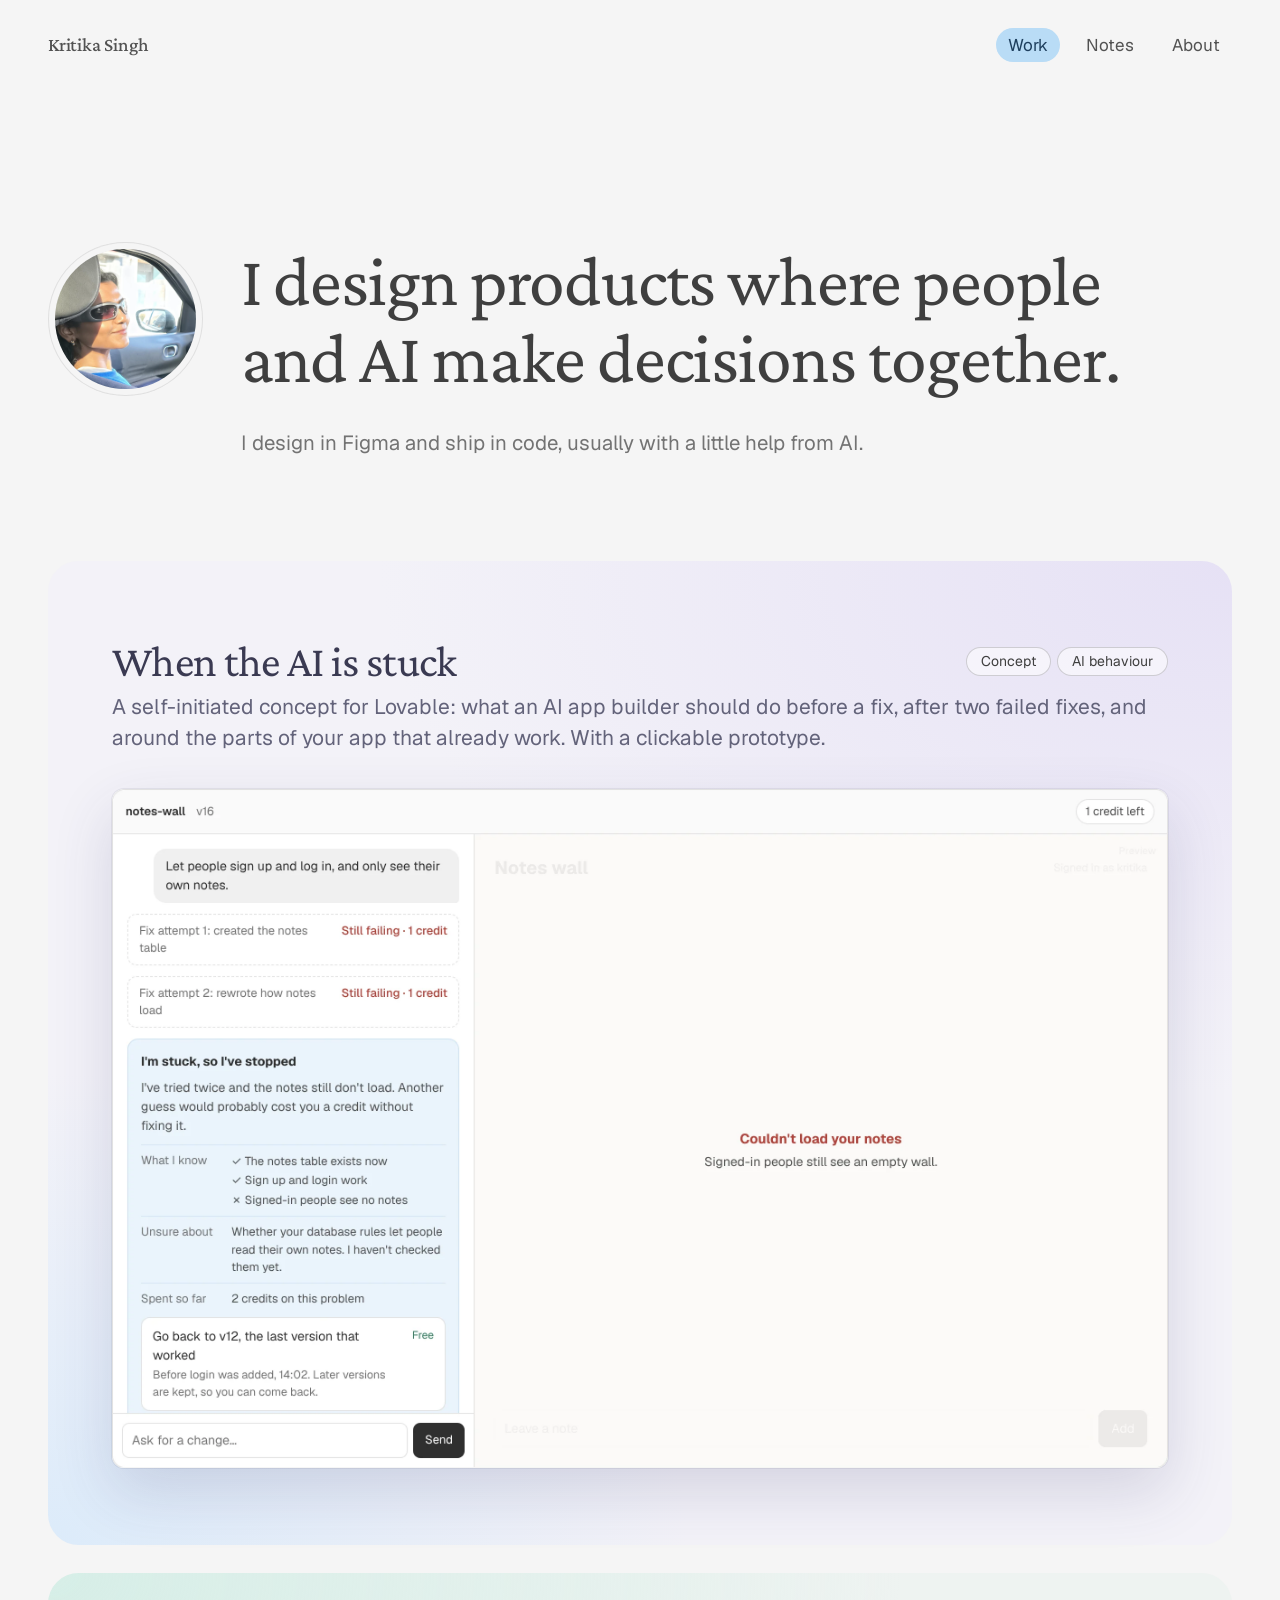
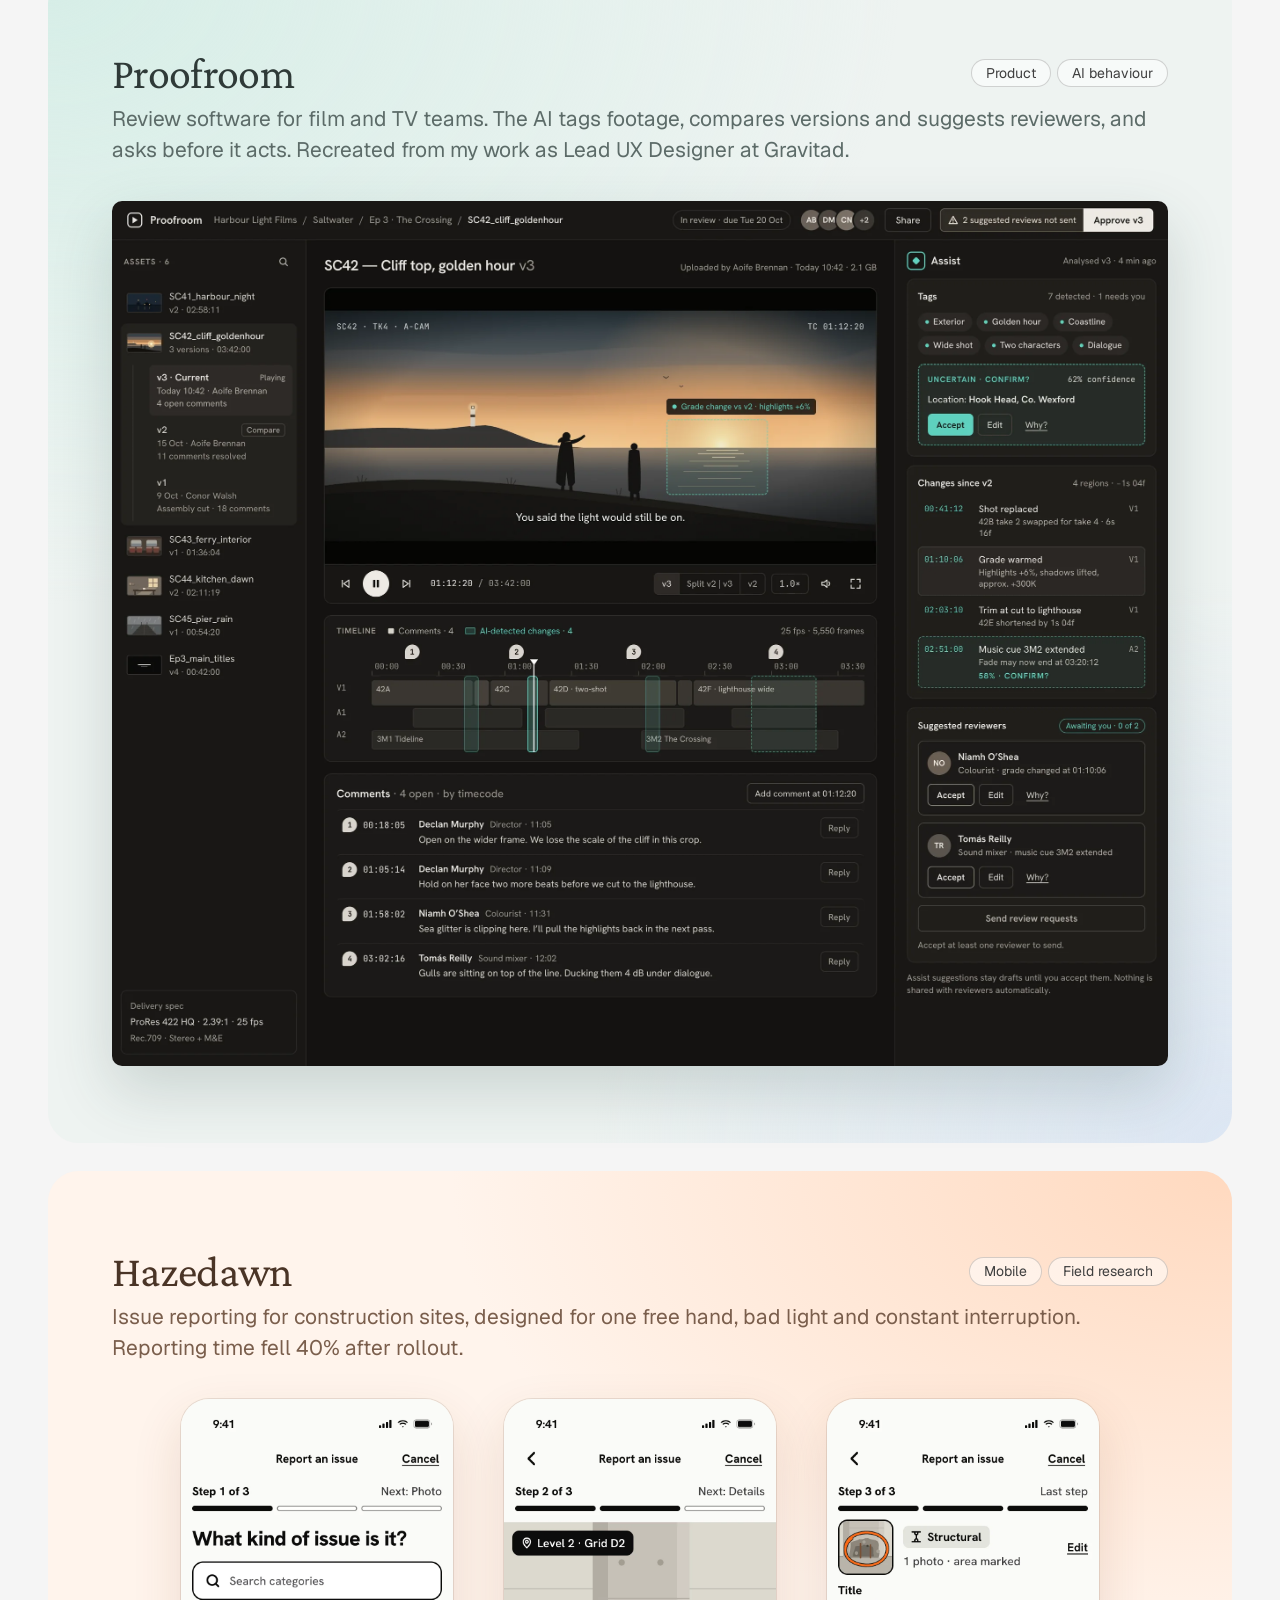
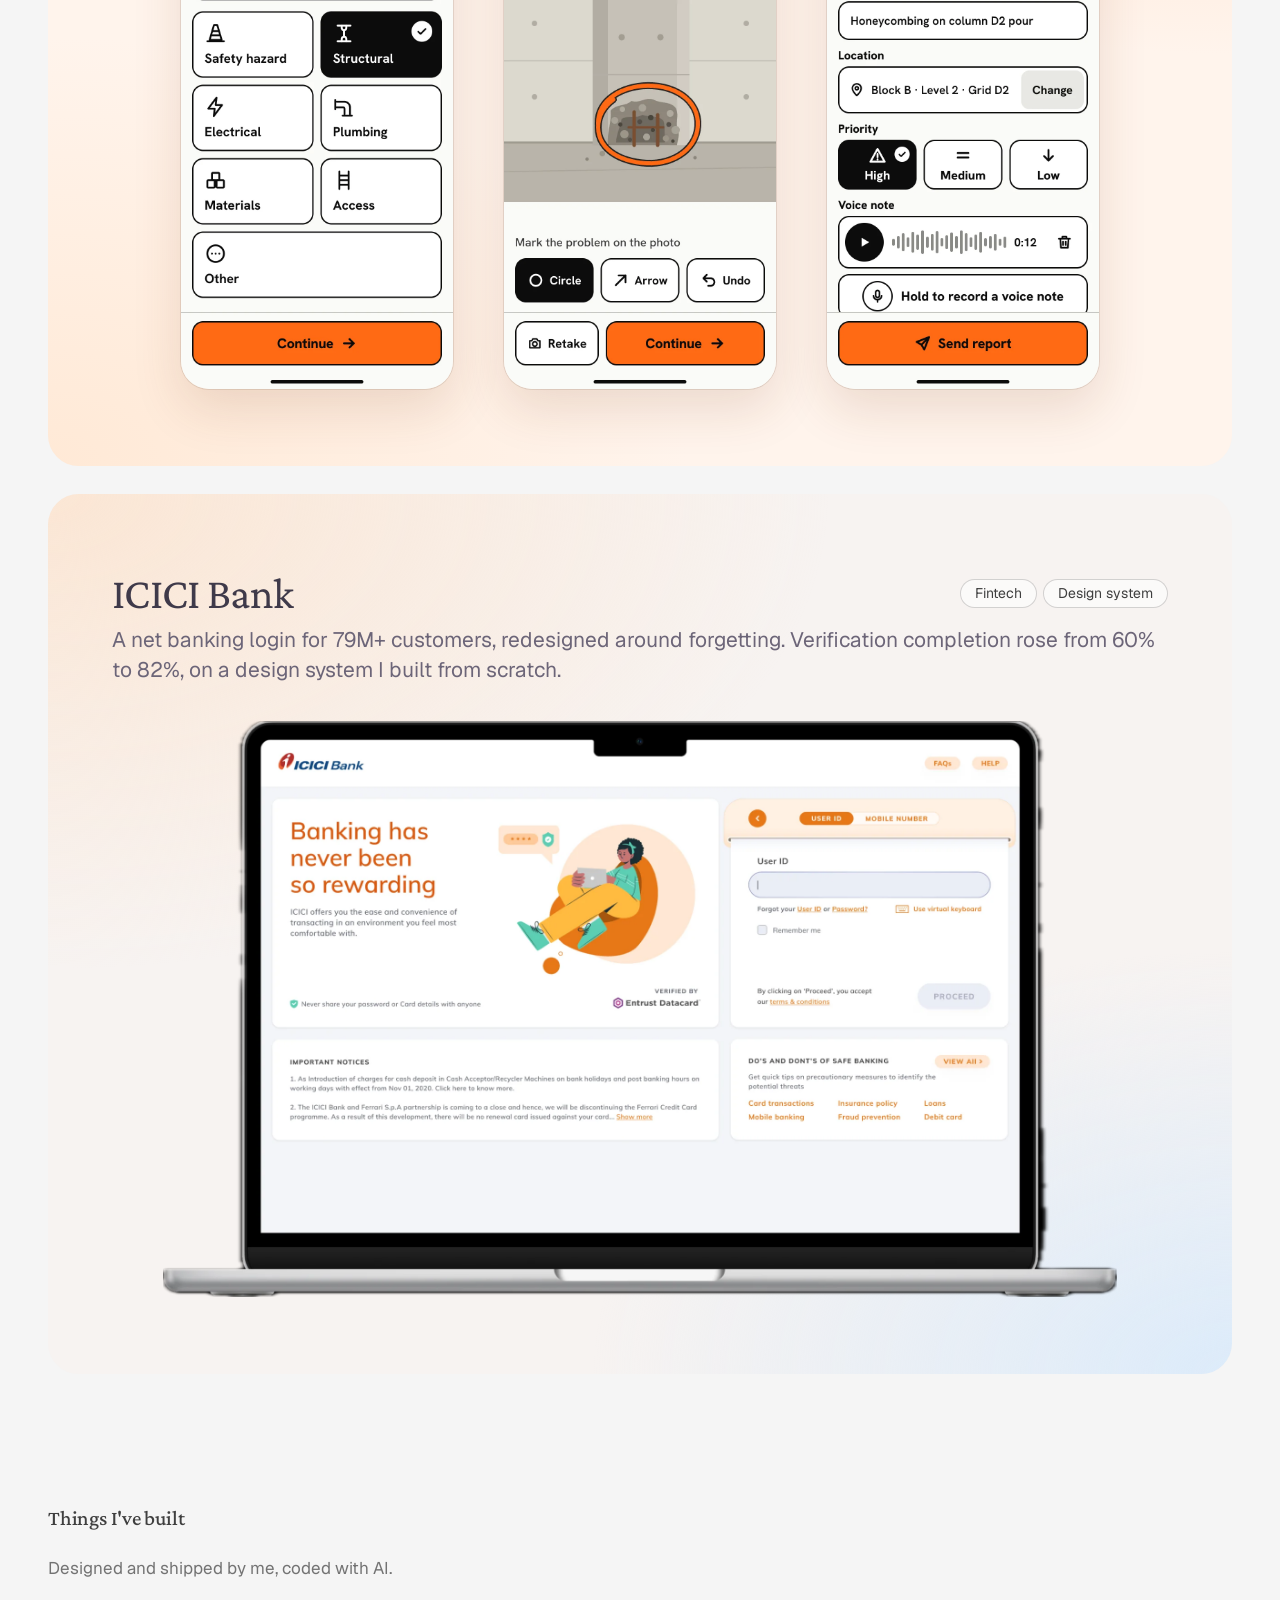
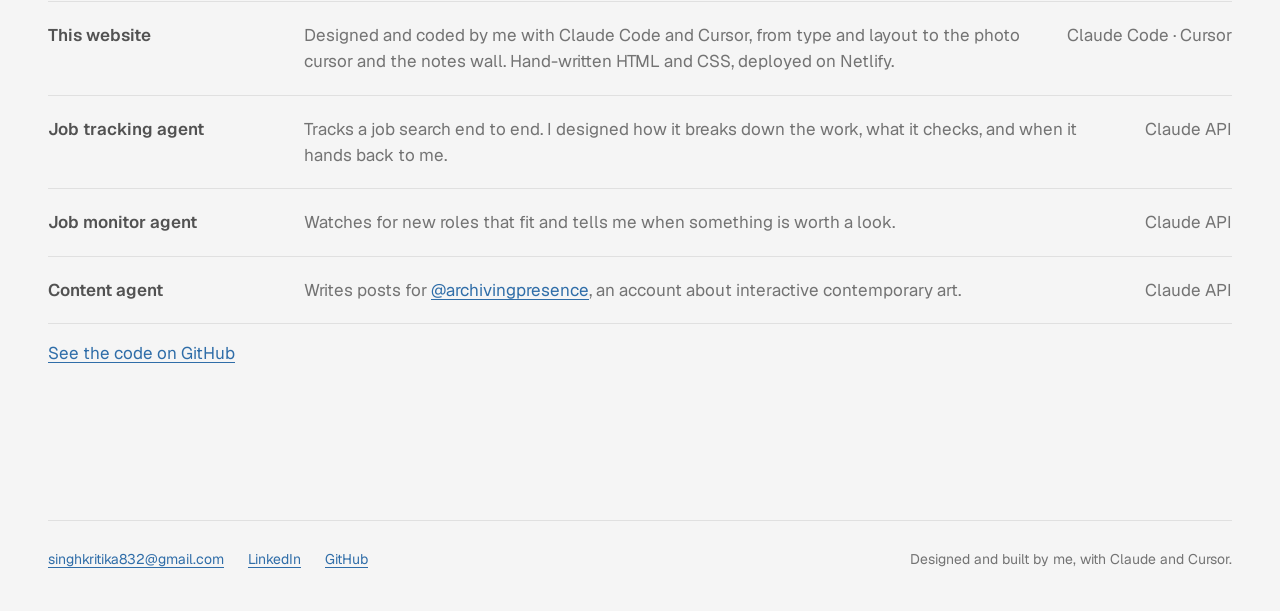
<file: site/index.html>
<!doctype html>
<html lang="en">
<head>
  <meta charset="utf-8">
  <meta name="viewport" content="width=device-width, initial-scale=1">
  <title>Kritika Singh, product designer</title>
  <meta name="description" content="Kritika Singh is a product designer in Dublin. Six years designing AI tools, fintech and B2B products, from first sketch to launch.">
  <meta property="og:title" content="Kritika Singh, product designer">
  <meta property="og:description" content="Product designer in Dublin. AI tools, fintech and B2B, from first sketch to launch.">
  <meta property="og:image" content="https://kritikacsingh.com/img/proofroom-workspace.webp">
  <meta property="og:type" content="website">
  <link rel="icon" href="favicon.svg" type="image/svg+xml">
  <link rel="preload" href="fonts/Geist-Variable.woff2" as="font" type="font/woff2" crossorigin>
  <link rel="preload" href="fonts/CrimsonPro-Variable.woff2" as="font" type="font/woff2" crossorigin>
  <link rel="stylesheet" href="styles.css">
</head>
<body>
  <div class="wrap">
    <header class="site-head">
      <a class="name" href="/">Kritika Singh</a>
      <nav aria-label="Main">
        <a href="/" aria-current="page">Work</a>
        <a href="notes.html">Notes</a>
        <a href="about.html">About</a>
      </nav>
    </header>

    <main>
      <section class="intro intro-side">
        <img class="portrait" src="img/kritika.webp" width="640" height="640" alt="Kritika Singh, smiling in sunglasses in the front seat of a car on a sunny day.">
        <div class="intro-text">
          <h1 class="hero-line">I design products where people and AI make decisions together.</h1>
          <p class="hero-sub">I design in Figma and ship in code, usually with a little help from AI.</p>
        </div>
      </section>

      <a class="feature slab slab-stuck" href="stuck.html">
        <div class="shot" aria-hidden="true">
          <img src="img/stuck-card.webp" width="2336" height="1502" alt="">
        </div>
        <div class="feature-meta">
          <h2>When the AI is stuck</h2>
          <span class="tags"><span class="kind">Concept</span><span class="kind">AI behaviour</span></span>
          <p>A self-initiated concept for Lovable: what an AI app builder should do before a fix, after two failed fixes, and around the parts of your app that already work. With a clickable prototype.</p>
        </div>
      </a>

      <a class="feature slab slab-proofroom" href="proofroom.html">
        <div class="shot">
          <img src="img/proofroom-workspace.webp" width="2400" height="1967"
               alt="Proofroom review workspace: a film frame of two figures on a cliff at golden hour, a timeline with AI-detected changes, and an Assist panel with tags, version changes and suggested reviewers.">
        </div>
        <div class="feature-meta">
          <h2>Proofroom</h2>
          <span class="tags"><span class="kind">Product</span><span class="kind">AI behaviour</span></span>
          <p>Review software for film and TV teams. The AI tags footage, compares versions and suggests reviewers, and asks before it acts. Recreated from my work as Lead UX Designer at Gravitad.</p>
        </div>
      </a>

      <a class="feature slab slab-hazedawn" href="hazedawn.html">
        <div class="shot phones three" aria-hidden="true">
          <img src="img/hazedawn-step1.webp" width="786" height="1704" alt="">
          <img src="img/hazedawn-step2.webp" width="786" height="1704" alt="">
          <img src="img/hazedawn-step3.webp" width="786" height="1704" alt="">
        </div>
        <div class="feature-meta">
          <h2>Hazedawn</h2>
          <span class="tags"><span class="kind">Mobile</span><span class="kind">Field research</span></span>
          <p>Issue reporting for construction sites, designed for one free hand, bad light and constant interruption. Reporting time fell 40% after rollout.</p>
        </div>
      </a>

      <a class="feature slab slab-icici" href="icici.html">
        <div class="shot" style="padding:0 clamp(0px,4vw,64px)">
          <img src="img/icici-login-home.webp" width="2096" height="1266"
               alt="ICICI Bank's redesigned net banking login on a laptop, with User ID and Mobile Number tabs side by side.">
        </div>
        <div class="feature-meta">
          <h2>ICICI Bank</h2>
          <span class="tags"><span class="kind">Fintech</span><span class="kind">Design system</span></span>
          <p>A net banking login for 79M+ customers, redesigned around forgetting. Verification completion rose from 60% to 82%, on a design system I built from scratch.</p>
        </div>
      </a>

      <section class="section" aria-labelledby="built">
        <h2 id="built" class="built-head">Things I've built</h2>
        <p class="built-sub">Designed and shipped by me, coded with AI.</p>
        <ul class="rows">
          <li>
            <span class="title">This website</span>
            <span class="desc">Designed and coded by me with Claude Code and Cursor, from type and layout to the photo cursor and the notes wall. Hand-written HTML and CSS, deployed on Netlify.</span>
            <span class="when">Claude Code · Cursor</span>
          </li>
          <li>
            <span class="title">Job tracking agent</span>
            <span class="desc">Tracks a job search end to end. I designed how it breaks down the work, what it checks, and when it hands back to me.</span>
            <span class="when">Claude API</span>
          </li>
          <li>
            <span class="title">Job monitor agent</span>
            <span class="desc">Watches for new roles that fit and tells me when something is worth a look.</span>
            <span class="when">Claude API</span>
          </li>
          <li>
            <span class="title">Content agent</span>
            <span class="desc">Writes posts for <a href="https://instagram.com/archivingpresence">@archivingpresence</a>, an account about interactive contemporary art.</span>
            <span class="when">Claude API</span>
          </li>
        </ul>
        <p style="margin-top:16px"><a href="https://github.com/kritikacsingh-ai">See the code on GitHub</a></p>
      </section>
    </main>

    <footer class="site-foot">
      <ul>
        <li><a href="mailto:singhkritika832@gmail.com">singhkritika832@gmail.com</a></li>
        <li><a href="https://www.linkedin.com/in/kritikasinghdesigner">LinkedIn</a></li>
        <li><a href="https://github.com/kritikacsingh-ai">GitHub</a></li>
      </ul>
      <p>Designed and built by me, with Claude and Cursor.</p>
    </footer>
  </div>

  <script src="pen.js" defer></script>
</body>
</html>
</file>
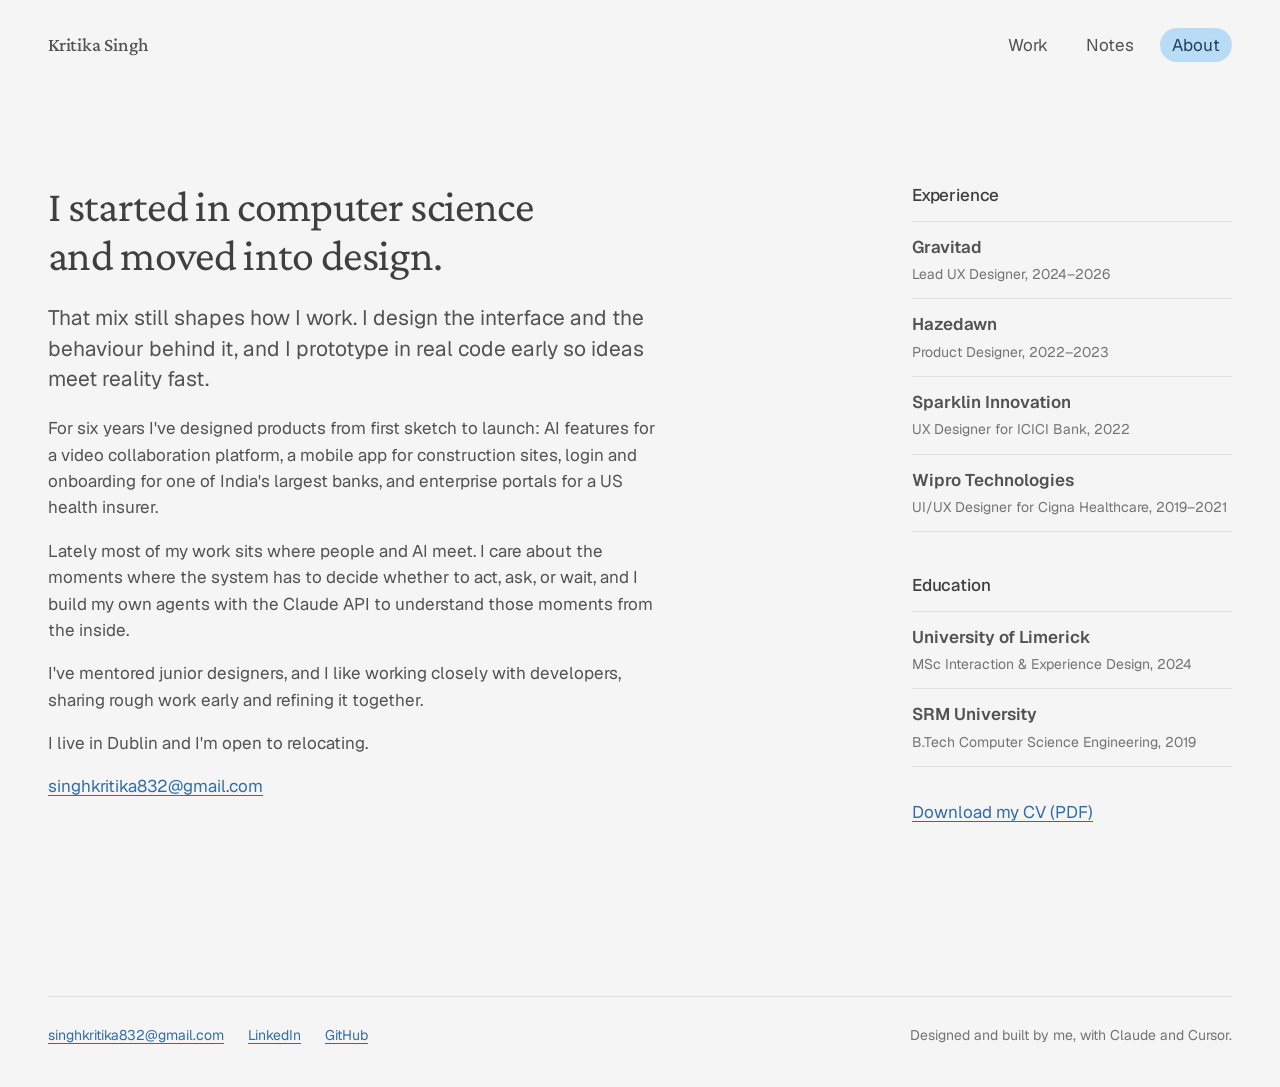
<file: site/about.html>
<!doctype html>
<html lang="en">
<head>
  <meta charset="utf-8">
  <meta name="viewport" content="width=device-width, initial-scale=1">
  <title>About — Kritika Singh</title>
  <meta name="description" content="Kritika Singh is a product designer in Dublin with a Computer Science background and six years of product design experience.">
  <link rel="icon" href="favicon.svg" type="image/svg+xml">
  <link rel="preload" href="fonts/Geist-Variable.woff2" as="font" type="font/woff2" crossorigin>
  <link rel="preload" href="fonts/CrimsonPro-Variable.woff2" as="font" type="font/woff2" crossorigin>
  <link rel="stylesheet" href="styles.css">
</head>
<body>
  <div class="wrap">
    <header class="site-head">
      <a class="name" href="/">Kritika Singh</a>
      <nav aria-label="Main">
        <a href="/">Work</a>
        <a href="notes.html">Notes</a>
        <a href="about.html" aria-current="page">About</a>
      </nav>
    </header>

    <main class="about">
      <div class="prose">
        <h1>I started in computer science and moved into design.</h1>
        <p class="lede">That mix still shapes how I work. I design the interface and the behaviour behind it, and I prototype in real code early so ideas meet reality fast.</p>
        <p>For six years I've designed products from first sketch to launch: AI features for a video collaboration platform, a mobile app for construction sites, login and onboarding for one of India's largest banks, and enterprise portals for a US health insurer.</p>
        <p>Lately most of my work sits where people and AI meet. I care about the moments where the system has to decide whether to act, ask, or wait, and I build my own agents with the Claude API to understand those moments from the inside.</p>
        <p>I've mentored junior designers, and I like working closely with developers, sharing rough work early and refining it together.</p>
        <p>I live in Dublin and I'm open to relocating.</p>
        <p><a href="mailto:singhkritika832@gmail.com">singhkritika832@gmail.com</a></p>
      </div>

      <div>
        <section class="aside" aria-labelledby="exp">
          <h2 id="exp">Experience</h2>
          <ul class="cv">
            <li><span class="org">Gravitad</span><span class="role">Lead UX Designer, 2024–2026</span></li>
            <li><span class="org">Hazedawn</span><span class="role">Product Designer, 2022–2023</span></li>
            <li><span class="org">Sparklin Innovation</span><span class="role">UX Designer for ICICI Bank, 2022</span></li>
            <li><span class="org">Wipro Technologies</span><span class="role">UI/UX Designer for Cigna Healthcare, 2019–2021</span></li>
          </ul>
        </section>
        <section class="aside" aria-labelledby="edu">
          <h2 id="edu">Education</h2>
          <ul class="cv">
            <li><span class="org">University of Limerick</span><span class="role">MSc Interaction &amp; Experience Design, 2024</span></li>
            <li><span class="org">SRM University</span><span class="role">B.Tech Computer Science Engineering, 2019</span></li>
          </ul>
        </section>
        <p style="margin-top:2rem"><a href="kritika-singh-cv.pdf">Download my CV (PDF)</a></p>
      </div>
    </main>

    <footer class="site-foot">
      <ul>
        <li><a href="mailto:singhkritika832@gmail.com">singhkritika832@gmail.com</a></li>
        <li><a href="https://www.linkedin.com/in/kritikasinghdesigner">LinkedIn</a></li>
        <li><a href="https://github.com/kritikacsingh-ai">GitHub</a></li>
      </ul>
      <p>Designed and built by me, with Claude and Cursor.</p>
    </footer>
  </div>
  <script src="pen.js" defer></script>
</body>
</html>
</file>
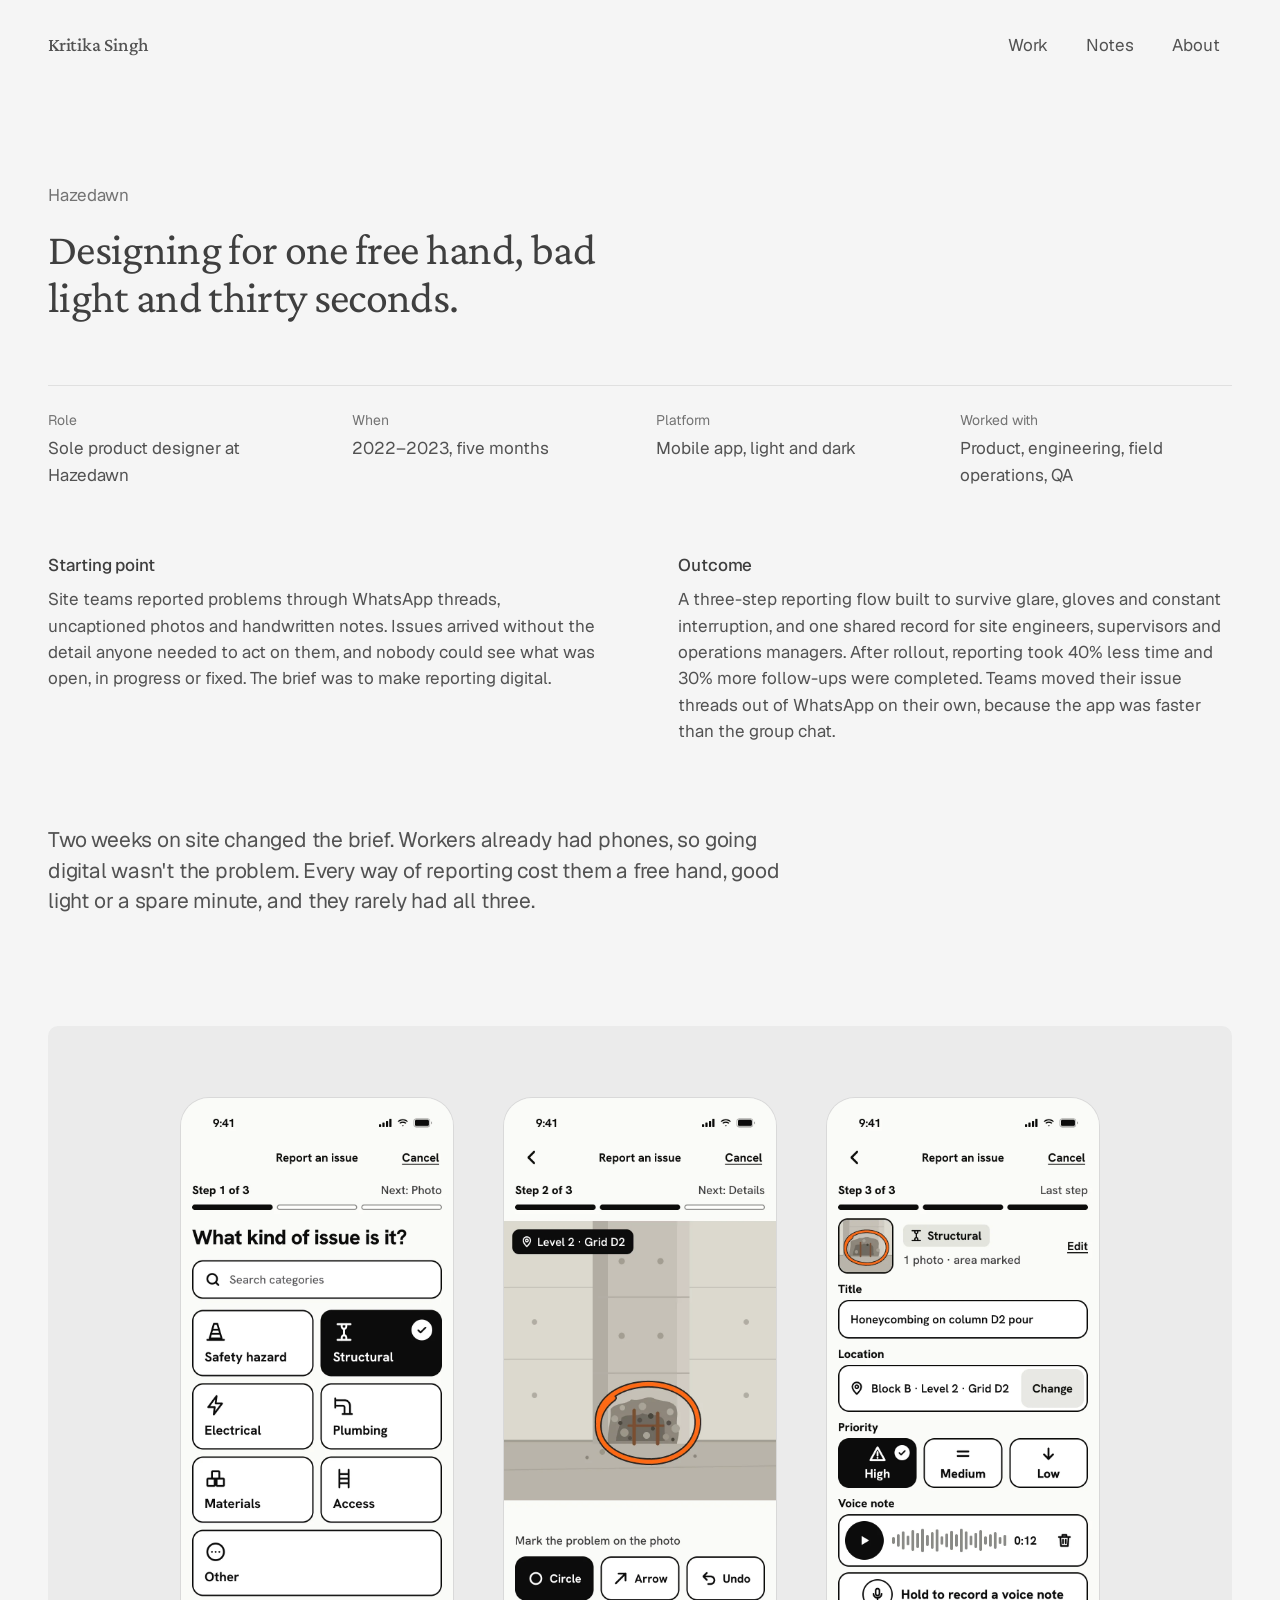
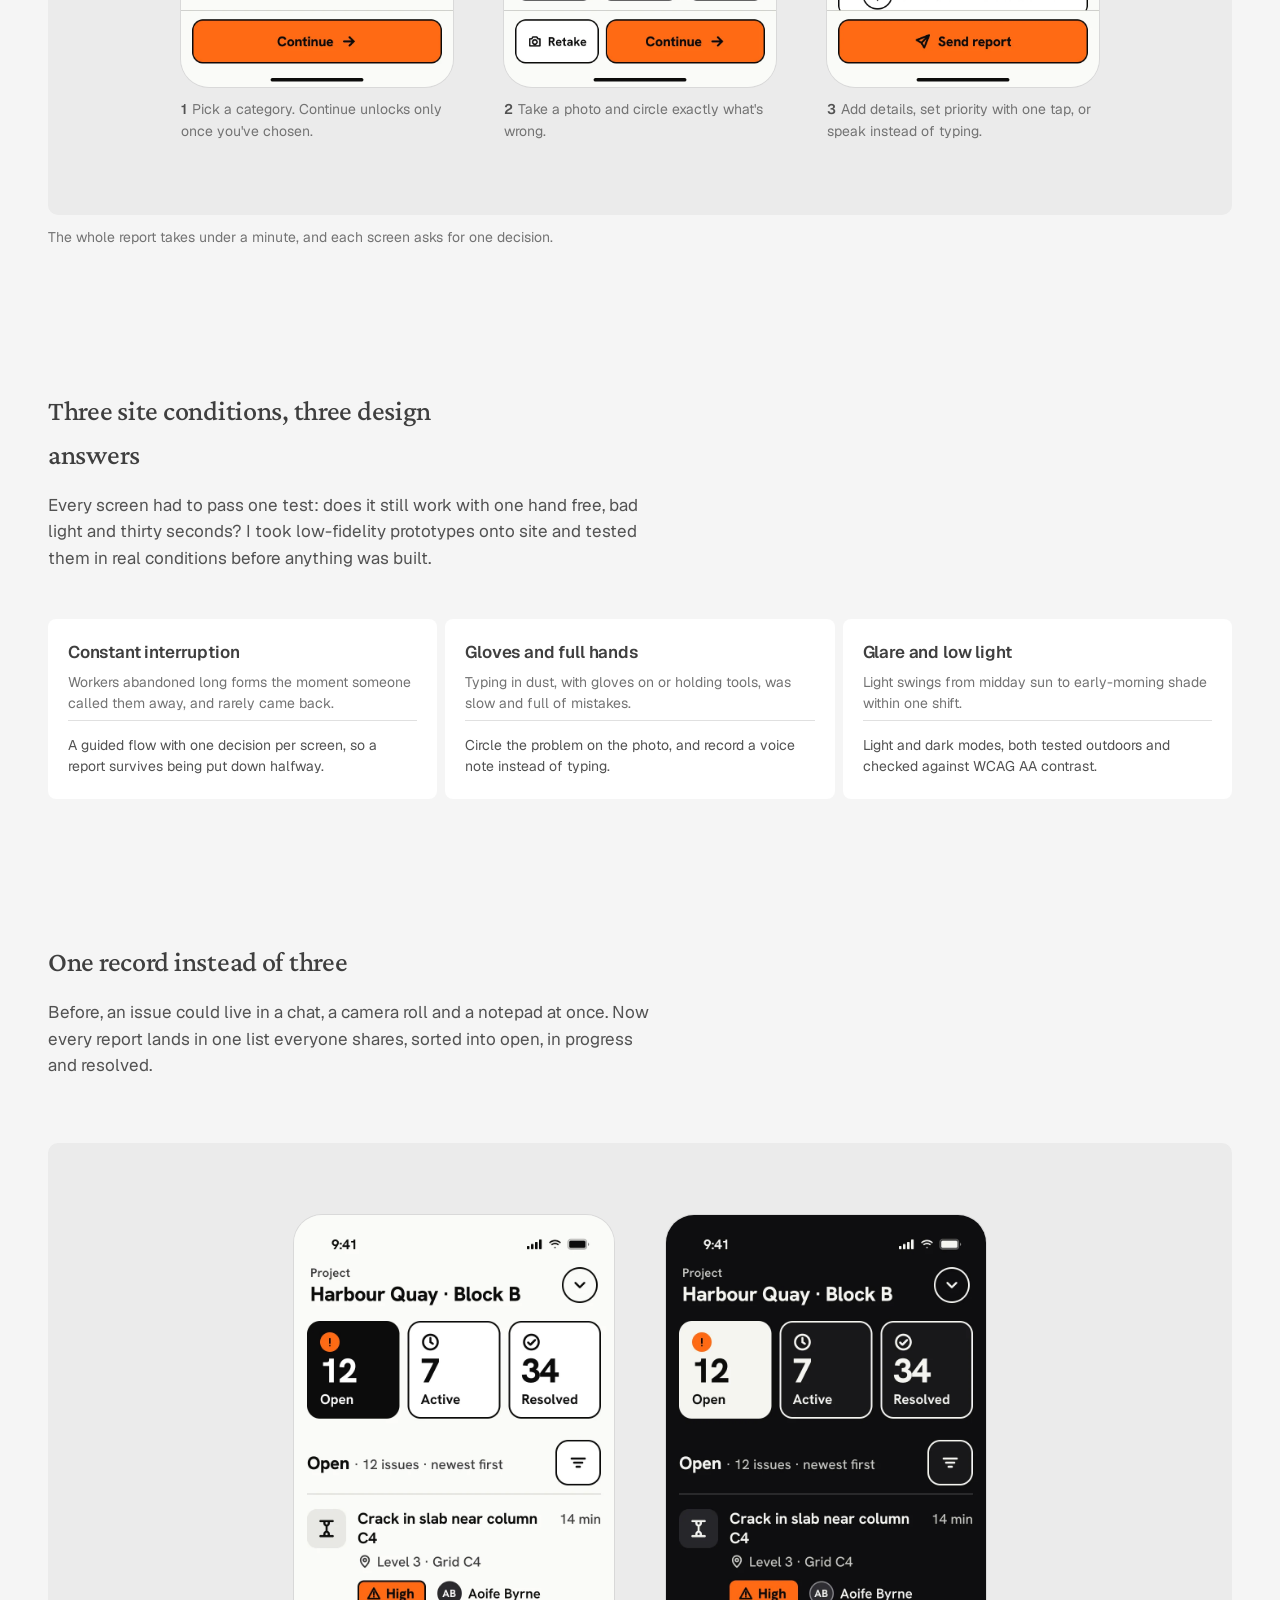
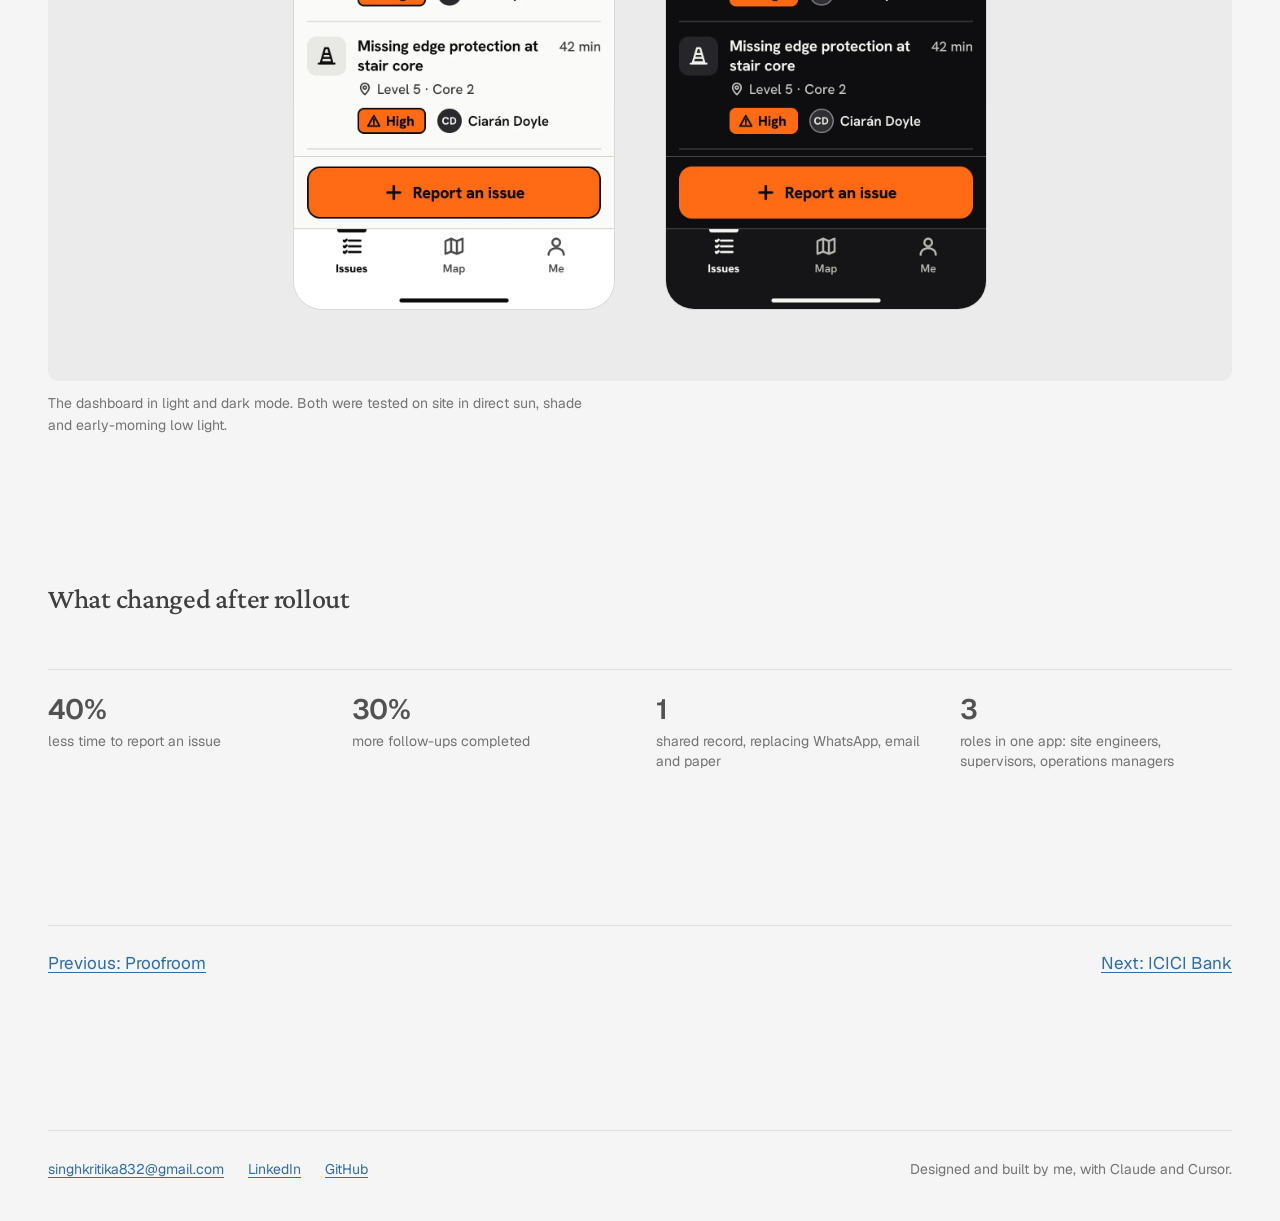
<file: site/hazedawn.html>
<!doctype html>
<html lang="en">
<head>
  <meta charset="utf-8">
  <meta name="viewport" content="width=device-width, initial-scale=1">
  <title>Hazedawn, issue reporting for construction sites — Kritika Singh</title>
  <meta name="description" content="A three-step reporting flow designed for one free hand, bad light and constant interruption on construction sites.">
  <meta property="og:title" content="Hazedawn — Kritika Singh">
  <link rel="icon" href="favicon.svg" type="image/svg+xml">
  <link rel="preload" href="fonts/Geist-Variable.woff2" as="font" type="font/woff2" crossorigin>
  <link rel="preload" href="fonts/CrimsonPro-Variable.woff2" as="font" type="font/woff2" crossorigin>
  <link rel="stylesheet" href="styles.css">
</head>
<body>
  <div class="wrap">
    <header class="site-head">
      <a class="name" href="/">Kritika Singh</a>
      <nav aria-label="Main">
        <a href="/">Work</a>
        <a href="notes.html">Notes</a>
        <a href="about.html">About</a>
      </nav>
    </header>

    <main>
      <header class="cs-head">
        <p class="project">Hazedawn</p>
        <h1>Designing for one free hand, bad light and thirty seconds.</h1>
        <dl class="facts">
          <div><dt>Role</dt><dd>Sole product designer at Hazedawn</dd></div>
          <div><dt>When</dt><dd>2022–2023, five months</dd></div>
          <div><dt>Platform</dt><dd>Mobile app, light and dark</dd></div>
          <div><dt>Worked with</dt><dd>Product, engineering, field operations, QA</dd></div>
        </dl>
      </header>

      <section class="story">
        <div>
          <h2>Starting point</h2>
          <p>Site teams reported problems through WhatsApp threads, uncaptioned photos and handwritten notes. Issues arrived without the detail anyone needed to act on them, and nobody could see what was open, in progress or fixed. The brief was to make reporting digital.</p>
        </div>
        <div>
          <h2>Outcome</h2>
          <p>A three-step reporting flow built to survive glare, gloves and constant interruption, and one shared record for site engineers, supervisors and operations managers. After rollout, reporting took 40% less time and 30% more follow-ups were completed. Teams moved their issue threads out of WhatsApp on their own, because the app was faster than the group chat.</p>
        </div>
      </section>

      <p class="reframe">Two weeks on site changed the brief. Workers already had phones, so going digital wasn't the problem. Every way of reporting cost them a free hand, good light or a spare minute, and they rarely had all three.</p>

      <figure class="fig">
        <div class="phones three">
          <figure>
            <img src="img/hazedawn-step1.webp" width="786" height="1704" loading="lazy" alt="Step 1: choosing an issue category from large icons, with Continue disabled until one is selected.">
            <figcaption><span class="step">1</span>Pick a category. Continue unlocks only once you've chosen.</figcaption>
          </figure>
          <figure>
            <img src="img/hazedawn-step2.webp" width="786" height="1704" loading="lazy" alt="Step 2: a photo of the problem with a circle drawn around the exact spot.">
            <figcaption><span class="step">2</span>Take a photo and circle exactly what's wrong.</figcaption>
          </figure>
          <figure>
            <img src="img/hazedawn-step3.webp" width="786" height="1704" loading="lazy" alt="Step 3: title, location, one-tap priority and a button to record a voice note.">
            <figcaption><span class="step">3</span>Add details, set priority with one tap, or speak instead of typing.</figcaption>
          </figure>
        </div>
        <figcaption>The whole report takes under a minute, and each screen asks for one decision.</figcaption>
      </figure>

      <section class="chapter" aria-labelledby="conditions">
        <h2 id="conditions">Three site conditions, three design answers</h2>
        <div class="prose">
          <p>Every screen had to pass one test: does it still work with one hand free, bad light and thirty seconds? I took low-fidelity prototypes onto site and tested them in real conditions before anything was built.</p>
        </div>
        <div class="conditions">
          <div class="cell">
            <h3>Constant interruption</h3>
            <p class="cost">Workers abandoned long forms the moment someone called them away, and rarely came back.</p>
            <p class="answer">A guided flow with one decision per screen, so a report survives being put down halfway.</p>
          </div>
          <div class="cell">
            <h3>Gloves and full hands</h3>
            <p class="cost">Typing in dust, with gloves on or holding tools, was slow and full of mistakes.</p>
            <p class="answer">Circle the problem on the photo, and record a voice note instead of typing.</p>
          </div>
          <div class="cell">
            <h3>Glare and low light</h3>
            <p class="cost">Light swings from midday sun to early-morning shade within one shift.</p>
            <p class="answer">Light and dark modes, both tested outdoors and checked against WCAG AA contrast.</p>
          </div>
        </div>
      </section>

      <section class="chapter" aria-labelledby="record">
        <h2 id="record">One record instead of three</h2>
        <div class="prose">
          <p>Before, an issue could live in a chat, a camera roll and a notepad at once. Now every report lands in one list everyone shares, sorted into open, in progress and resolved.</p>
        </div>
      </section>
      <figure class="fig" style="padding-top:clamp(32px,5vw,48px)">
        <div class="phones">
          <img src="img/hazedawn-light.webp" width="786" height="1704" loading="lazy" alt="Ticket dashboard in light mode with counts of open, in progress and resolved issues.">
          <img src="img/hazedawn-dark.webp" width="786" height="1704" loading="lazy" alt="The same ticket dashboard in dark mode.">
        </div>
        <figcaption>The dashboard in light and dark mode. Both were tested on site in direct sun, shade and early-morning low light.</figcaption>
      </figure>

      <section class="chapter" aria-labelledby="impact">
        <h2 id="impact">What changed after rollout</h2>
        <dl class="stats">
          <div><dt>40%</dt><dd>less time to report an issue</dd></div>
          <div><dt>30%</dt><dd>more follow-ups completed</dd></div>
          <div><dt>1</dt><dd>shared record, replacing WhatsApp, email and paper</dd></div>
          <div><dt>3</dt><dd>roles in one app: site engineers, supervisors, operations managers</dd></div>
        </dl>
      </section>

      <nav class="next" aria-label="More">
        <a href="proofroom.html">Previous: Proofroom</a>
        <a href="icici.html">Next: ICICI Bank</a>
      </nav>
    </main>

    <footer class="site-foot">
      <ul>
        <li><a href="mailto:singhkritika832@gmail.com">singhkritika832@gmail.com</a></li>
        <li><a href="https://www.linkedin.com/in/kritikasinghdesigner">LinkedIn</a></li>
        <li><a href="https://github.com/kritikacsingh-ai">GitHub</a></li>
      </ul>
      <p>Designed and built by me, with Claude and Cursor.</p>
    </footer>
  </div>
  <script src="pen.js" defer></script>
</body>
</html>
</file>
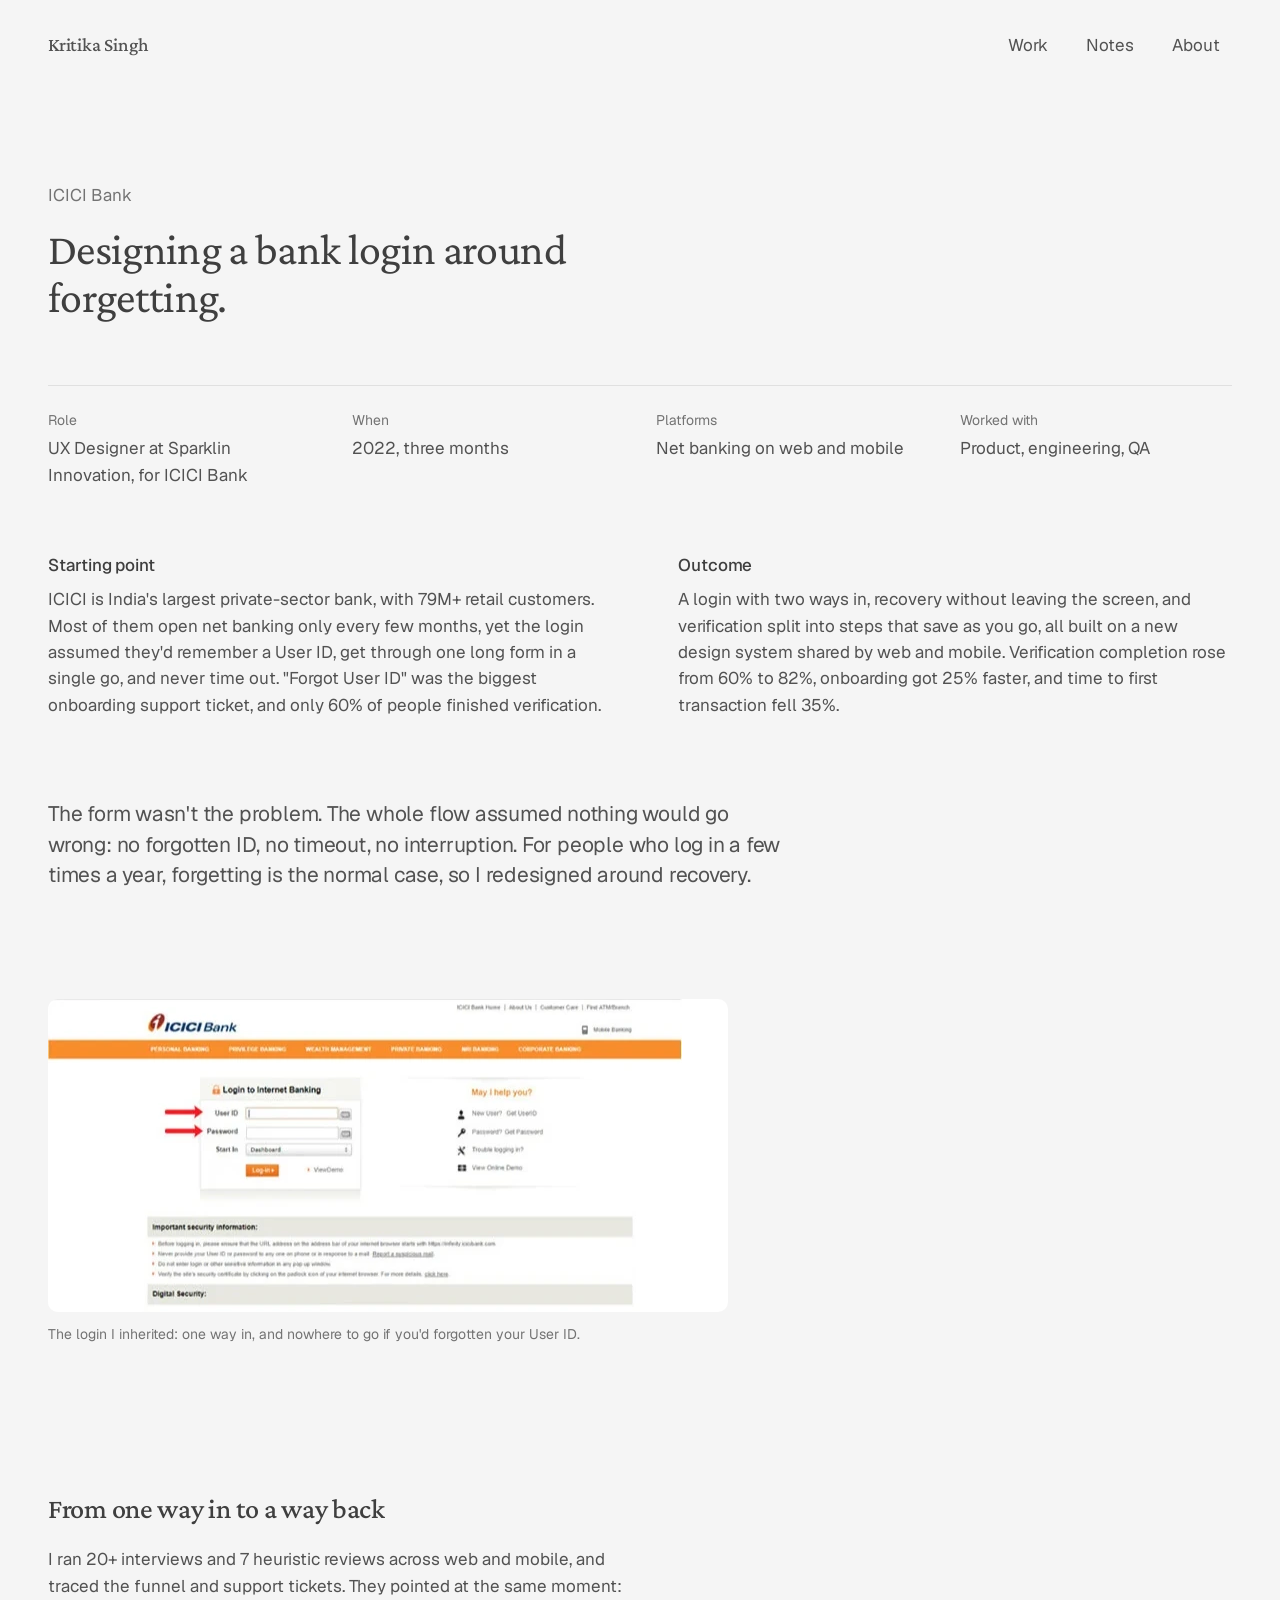
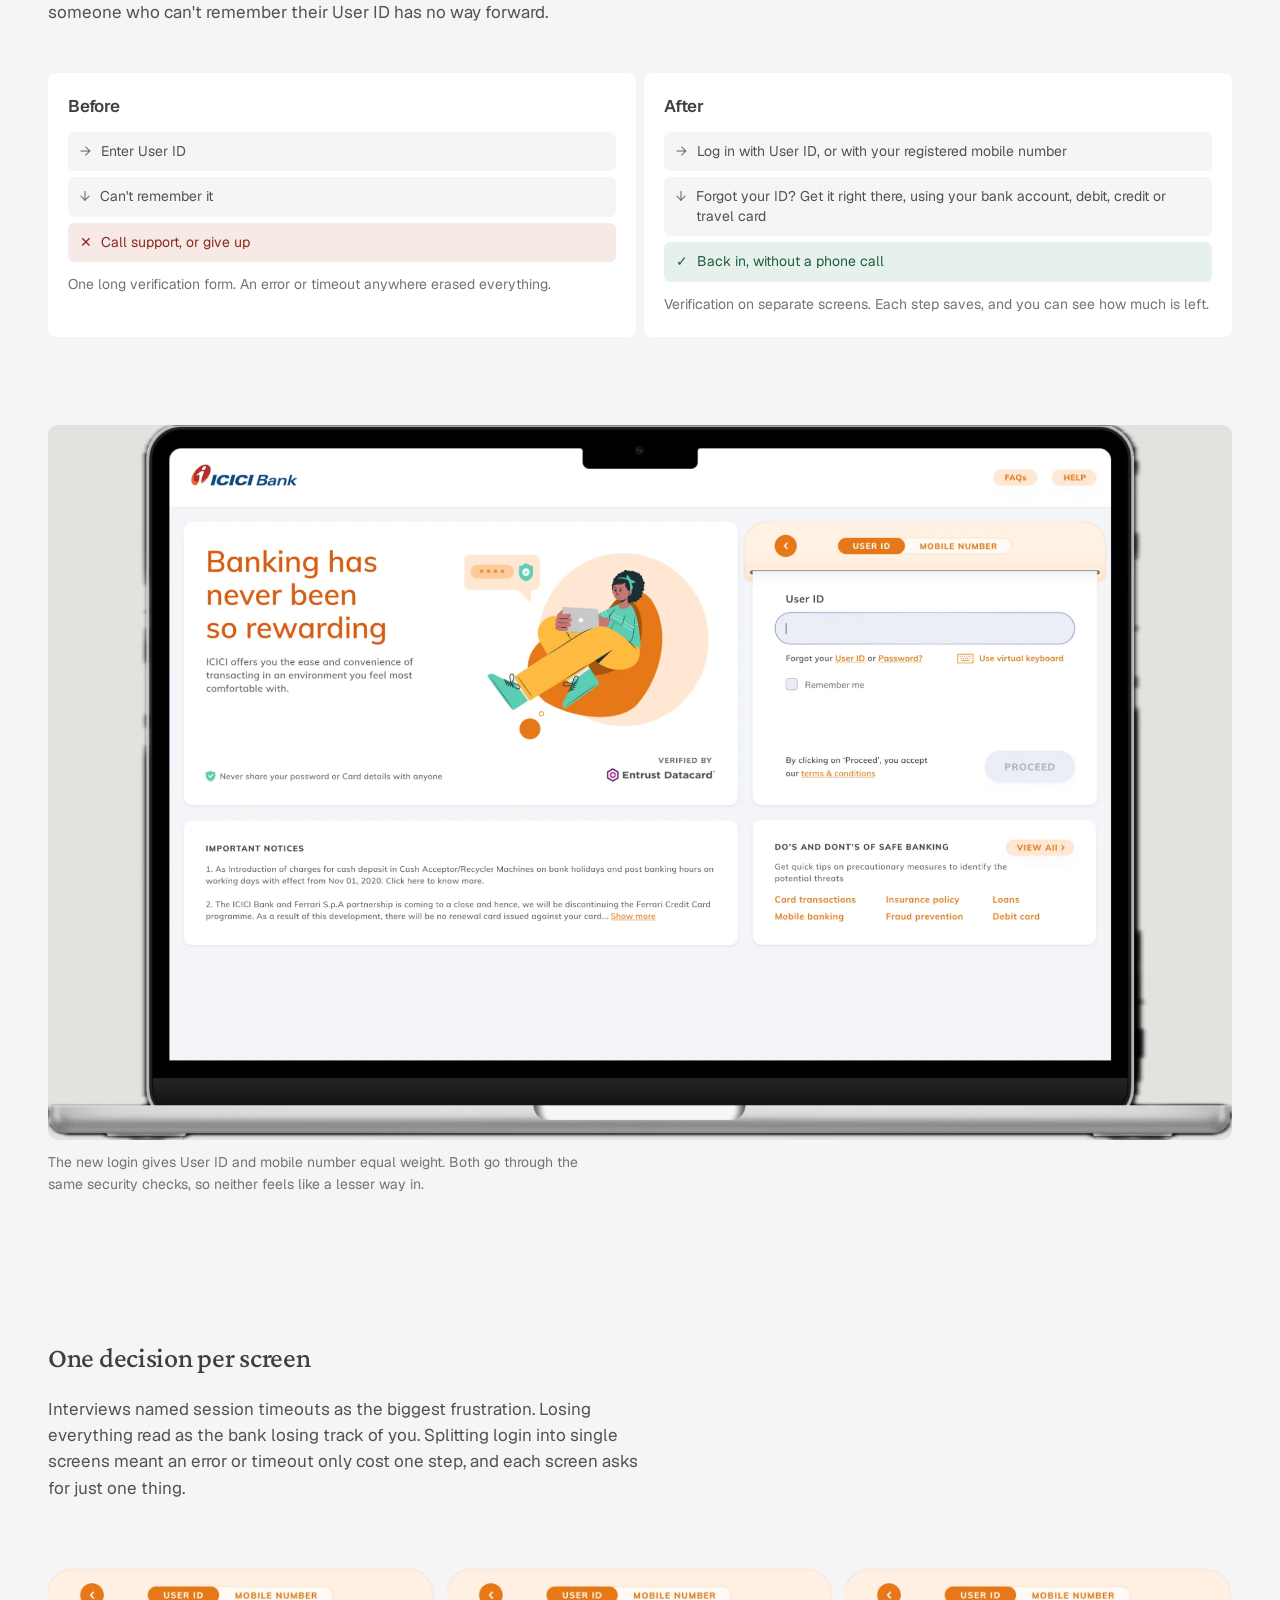
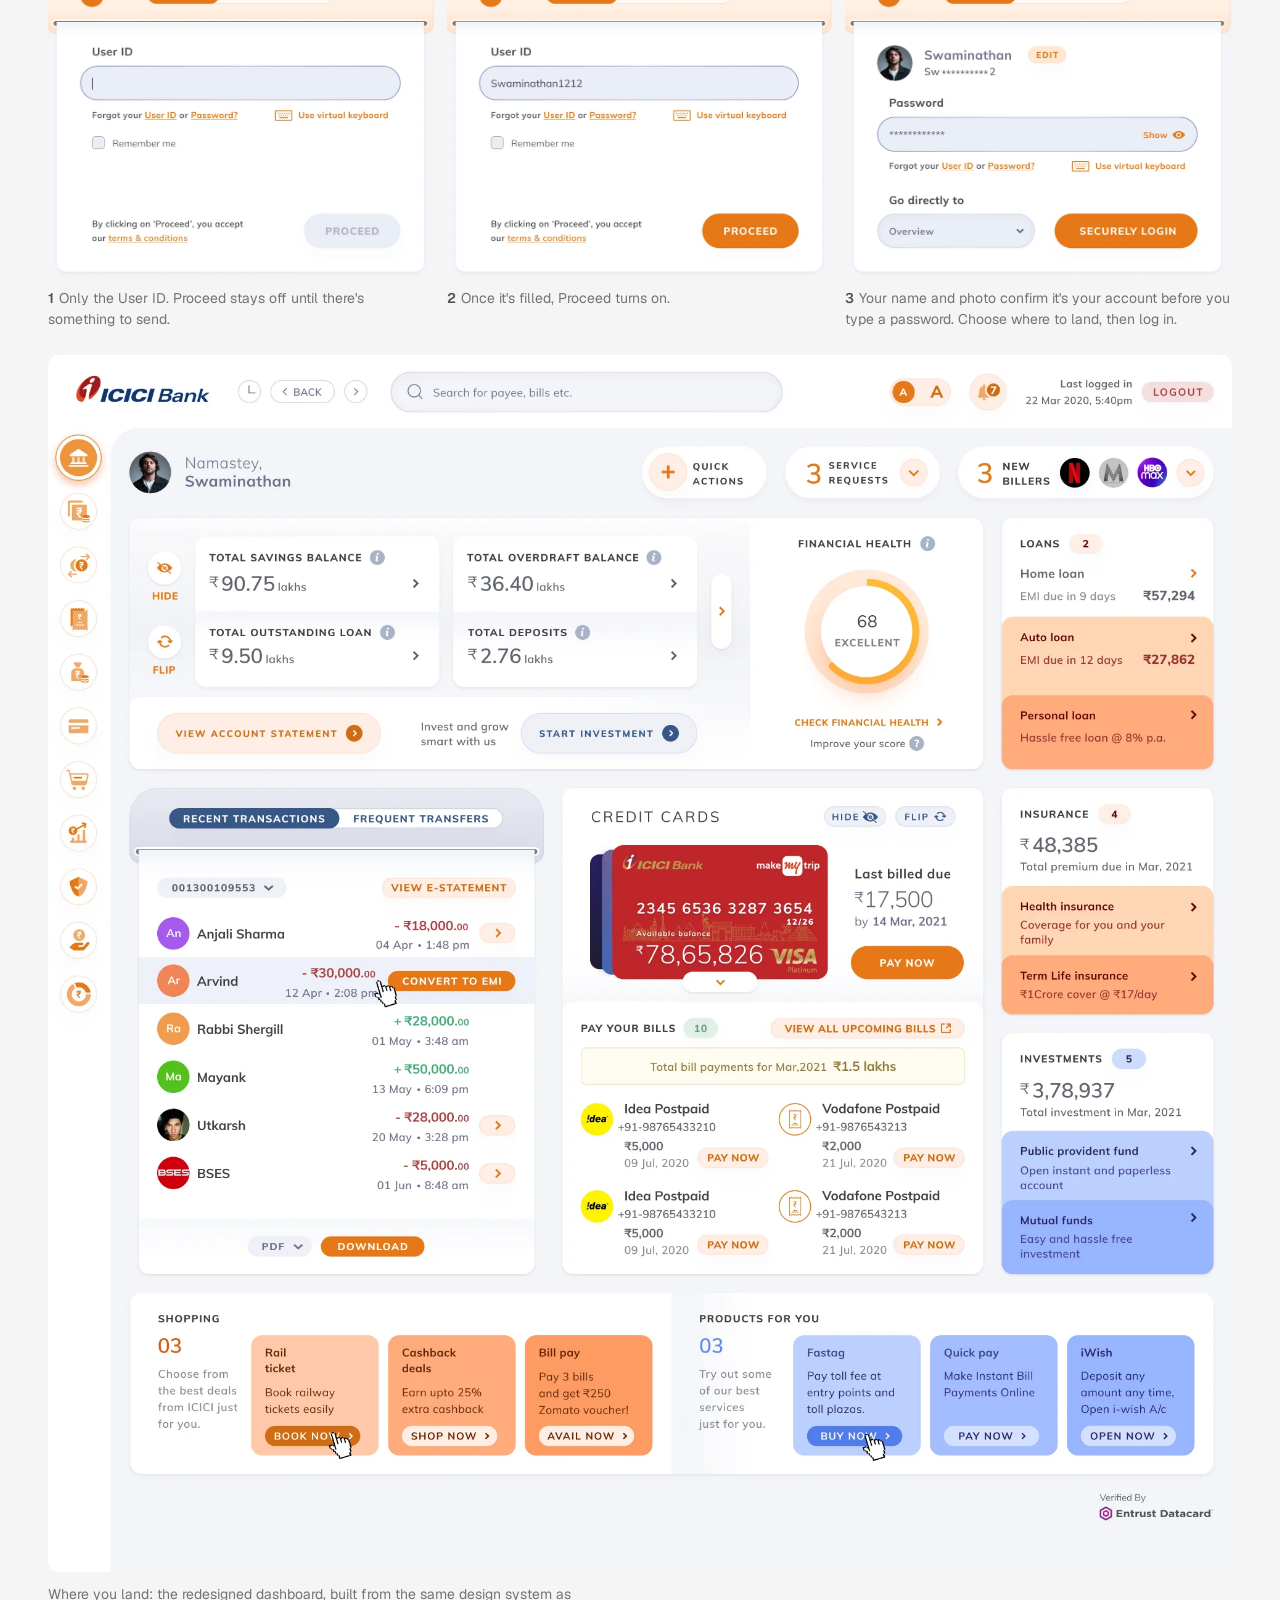
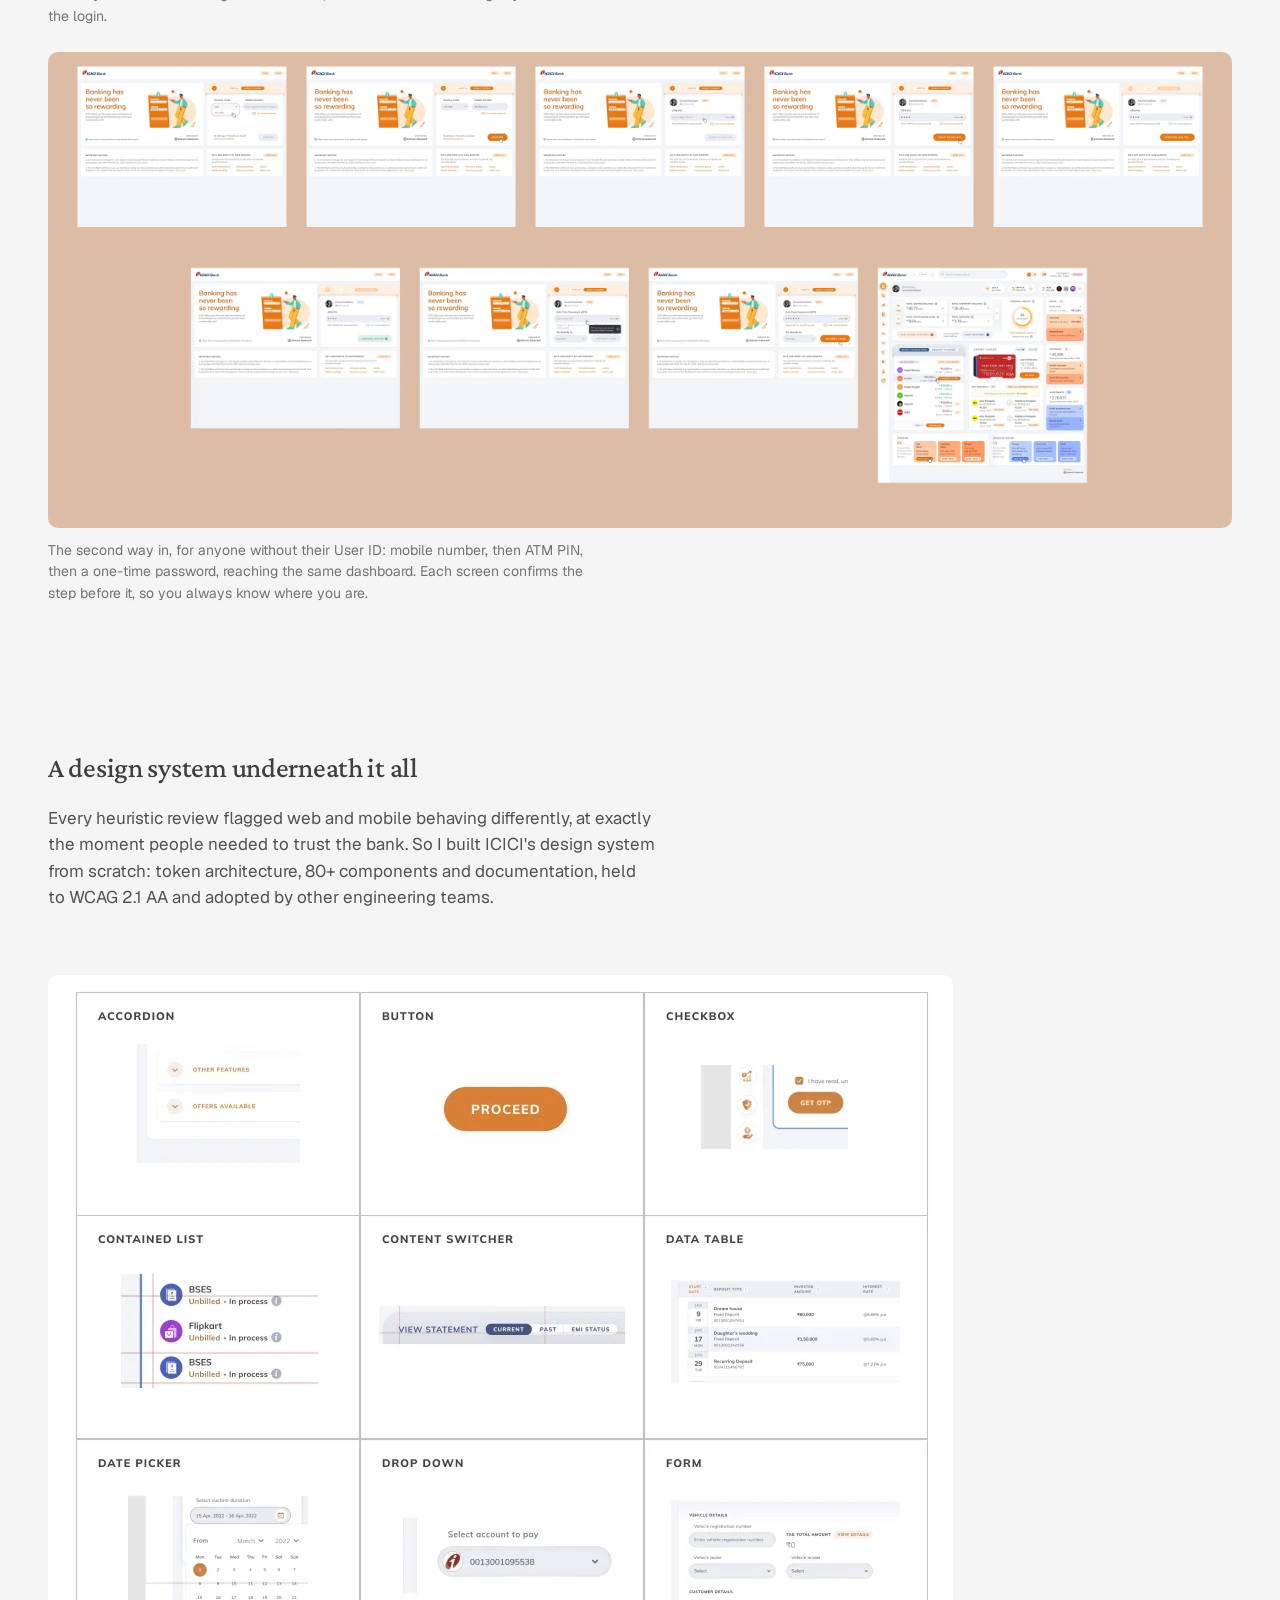
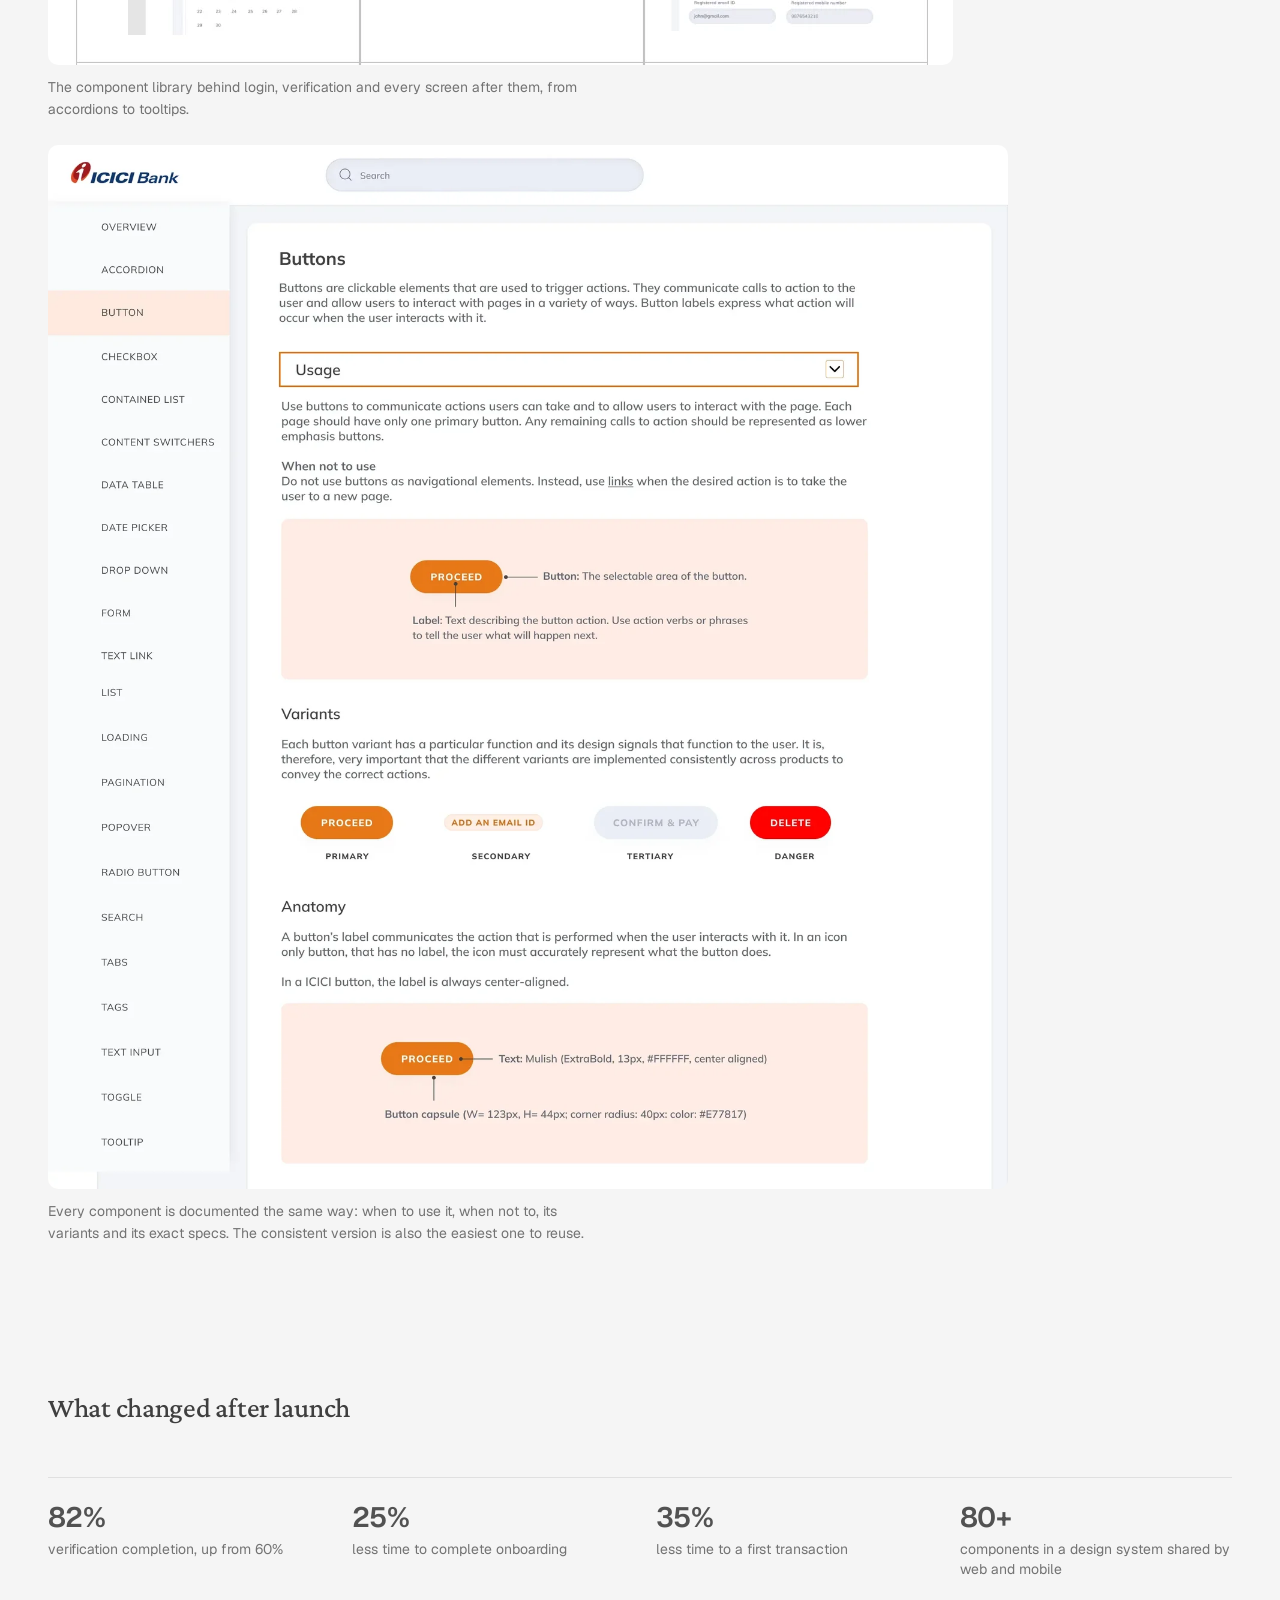
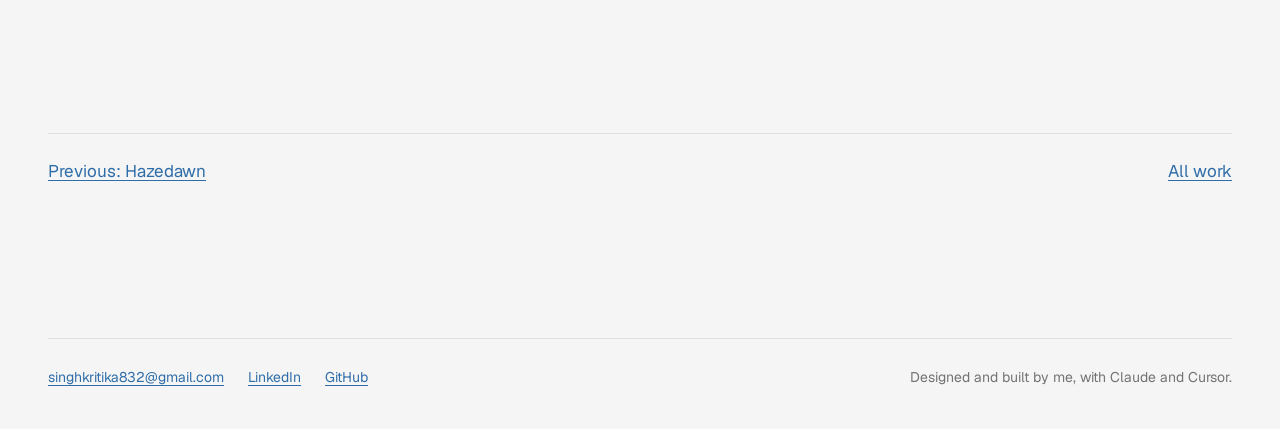
<file: site/icici.html>
<!doctype html>
<html lang="en">
<head>
  <meta charset="utf-8">
  <meta name="viewport" content="width=device-width, initial-scale=1">
  <title>ICICI Bank, a login designed around forgetting — Kritika Singh</title>
  <meta name="description" content="Redesigning ICICI Bank's net banking login and verification around recovery: verification completion rose from 60% to 82%.">
  <meta property="og:title" content="ICICI Bank — Kritika Singh">
  <link rel="icon" href="favicon.svg" type="image/svg+xml">
  <link rel="preload" href="fonts/Geist-Variable.woff2" as="font" type="font/woff2" crossorigin>
  <link rel="preload" href="fonts/CrimsonPro-Variable.woff2" as="font" type="font/woff2" crossorigin>
  <link rel="stylesheet" href="styles.css">
</head>
<body>
  <div class="wrap">
    <header class="site-head">
      <a class="name" href="/">Kritika Singh</a>
      <nav aria-label="Main">
        <a href="/">Work</a>
        <a href="notes.html">Notes</a>
        <a href="about.html">About</a>
      </nav>
    </header>

    <main>
      <header class="cs-head">
        <p class="project">ICICI Bank</p>
        <h1>Designing a bank login around forgetting.</h1>
        <dl class="facts">
          <div><dt>Role</dt><dd>UX Designer at Sparklin Innovation, for ICICI Bank</dd></div>
          <div><dt>When</dt><dd>2022, three months</dd></div>
          <div><dt>Platforms</dt><dd>Net banking on web and mobile</dd></div>
          <div><dt>Worked with</dt><dd>Product, engineering, QA</dd></div>
        </dl>
      </header>

      <section class="story">
        <div>
          <h2>Starting point</h2>
          <p>ICICI is India's largest private-sector bank, with 79M+ retail customers. Most of them open net banking only every few months, yet the login assumed they'd remember a User ID, get through one long form in a single go, and never time out. "Forgot User ID" was the biggest onboarding support ticket, and only 60% of people finished verification.</p>
        </div>
        <div>
          <h2>Outcome</h2>
          <p>A login with two ways in, recovery without leaving the screen, and verification split into steps that save as you go, all built on a new design system shared by web and mobile. Verification completion rose from 60% to 82%, onboarding got 25% faster, and time to first transaction fell 35%.</p>
        </div>
      </section>

      <p class="reframe">The form wasn't the problem. The whole flow assumed nothing would go wrong: no forgotten ID, no timeout, no interruption. For people who log in a few times a year, forgetting is the normal case, so I redesigned around recovery.</p>

      <figure class="fig before">
        <div class="plate">
          <img src="img/icici-before.webp" width="634" height="313" loading="lazy" alt="The original ICICI net banking login: a single User ID and password form.">
        </div>
        <figcaption>The login I inherited: one way in, and nowhere to go if you'd forgotten your User ID.</figcaption>
      </figure>

      <section class="chapter" aria-labelledby="paths">
        <h2 id="paths">From one way in to a way back</h2>
        <div class="prose">
          <p>I ran 20+ interviews and 7 heuristic reviews across web and mobile, and traced the funnel and support tickets. They pointed at the same moment: someone who can't remember their User ID has no way forward.</p>
        </div>
        <div class="paths">
          <div class="cell">
            <h3>Before</h3>
            <ol class="route">
              <li>Enter User ID</li>
              <li>Can't remember it</li>
              <li class="dead">Call support, or give up</li>
            </ol>
            <p class="label">One long verification form. An error or timeout anywhere erased everything.</p>
          </div>
          <div class="cell">
            <h3>After</h3>
            <ol class="route">
              <li>Log in with User ID, or with your registered mobile number</li>
              <li>Forgot your ID? Get it right there, using your bank account, debit, credit or travel card</li>
              <li class="ok">Back in, without a phone call</li>
            </ol>
            <p class="label">Verification on separate screens. Each step saves, and you can see how much is left.</p>
          </div>
        </div>
      </section>

      <figure class="fig">
        <div class="plate">
          <img src="img/icici-login.webp" width="2096" height="1266" loading="lazy" alt="Redesigned ICICI login with User ID and Mobile Number tabs given equal weight.">
        </div>
        <figcaption>The new login gives User ID and mobile number equal weight. Both go through the same security checks, so neither feels like a lesser way in.</figcaption>
      </figure>

      <section class="chapter" aria-labelledby="flows">
        <h2 id="flows">One decision per screen</h2>
        <div class="prose">
          <p>Interviews named session timeouts as the biggest frustration. Losing everything read as the bank losing track of you. Splitting login into single screens meant an error or timeout only cost one step, and each screen asks for just one thing.</p>
        </div>
      </section>
      <section class="fig" style="padding-top:clamp(32px,5vw,48px)" aria-label="Logging in with a User ID">
        <div class="strip">
          <figure>
            <div class="plate"><img src="img/icici-uid-1.webp" width="900" height="725" loading="lazy" alt="Login panel with User ID and Mobile Number tabs, an empty User ID field and a disabled Proceed button."></div>
            <figcaption><span class="step">1</span>Only the User ID. Proceed stays off until there's something to send.</figcaption>
          </figure>
          <figure>
            <div class="plate"><img src="img/icici-uid-2.webp" width="900" height="725" loading="lazy" alt="The User ID filled in and the Proceed button now active."></div>
            <figcaption><span class="step">2</span>Once it's filled, Proceed turns on.</figcaption>
          </figure>
          <figure>
            <div class="plate"><img src="img/icici-uid-3.webp" width="900" height="725" loading="lazy" alt="Password step showing the customer's name and photo, a masked User ID with Edit, a Show password toggle, a Go directly to menu and a Securely login button."></div>
            <figcaption><span class="step">3</span>Your name and photo confirm it's your account before you type a password. Choose where to land, then log in.</figcaption>
          </figure>
        </div>
      </section>
      <figure class="fig" style="padding-top:24px">
        <div class="plate">
          <img src="img/icici-dashboard.webp" width="1920" height="1974" loading="lazy" alt="Net banking dashboard after login: balances, financial health score, loans, recent transactions, credit cards, bills, insurance and investments.">
        </div>
        <figcaption>Where you land: the redesigned dashboard, built from the same design system as the login.</figcaption>
      </figure>
      <figure class="fig" style="padding-top:24px">
        <div class="plate">
          <img src="img/icici-flow-mobile.webp" width="2800" height="1127" loading="lazy" alt="Nine screens of the mobile number login: country code and mobile number, ATM PIN, verifying and verified PIN, one-time password, then the dashboard.">
        </div>
        <figcaption>The second way in, for anyone without their User ID: mobile number, then ATM PIN, then a one-time password, reaching the same dashboard. Each screen confirms the step before it, so you always know where you are.</figcaption>
      </figure>

      <section class="chapter" aria-labelledby="system">
        <h2 id="system">A design system underneath it all</h2>
        <div class="prose">
          <p>Every heuristic review flagged web and mobile behaving differently, at exactly the moment people needed to trust the bank. So I built ICICI's design system from scratch: token architecture, 80+ components and documentation, held to WCAG 2.1 AA and adopted by other engineering teams.</p>
        </div>
      </section>
      <figure class="fig" style="padding-top:clamp(32px,5vw,48px)">
        <div class="plate" style="max-width:905px;background:#fff">
          <img src="img/icici-system-1.webp" width="905" height="690" loading="lazy" alt="Design system overview: a sidebar of 20+ components and a grid previewing accordion, button, checkbox, contained list, content switcher, data table, date picker, dropdown and form.">
        </div>
        <figcaption>The component library behind login, verification and every screen after them, from accordions to tooltips.</figcaption>
      </figure>
      <figure class="fig" style="padding-top:24px">
        <div class="plate" style="max-width:960px;background:#fff">
          <img src="img/icici-system-2.webp" width="1600" height="1741" loading="lazy" alt="Button documentation: usage, when not to use, primary, secondary, tertiary and danger variants, and anatomy with exact size, radius, colour and type specs.">
        </div>
        <figcaption>Every component is documented the same way: when to use it, when not to, its variants and its exact specs. The consistent version is also the easiest one to reuse.</figcaption>
      </figure>

      <section class="chapter" aria-labelledby="impact">
        <h2 id="impact">What changed after launch</h2>
        <dl class="stats">
          <div><dt>82%</dt><dd>verification completion, up from 60%</dd></div>
          <div><dt>25%</dt><dd>less time to complete onboarding</dd></div>
          <div><dt>35%</dt><dd>less time to a first transaction</dd></div>
          <div><dt>80+</dt><dd>components in a design system shared by web and mobile</dd></div>
        </dl>
      </section>

      <nav class="next" aria-label="More">
        <a href="hazedawn.html">Previous: Hazedawn</a>
        <a href="/">All work</a>
      </nav>
    </main>

    <footer class="site-foot">
      <ul>
        <li><a href="mailto:singhkritika832@gmail.com">singhkritika832@gmail.com</a></li>
        <li><a href="https://www.linkedin.com/in/kritikasinghdesigner">LinkedIn</a></li>
        <li><a href="https://github.com/kritikacsingh-ai">GitHub</a></li>
      </ul>
      <p>Designed and built by me, with Claude and Cursor.</p>
    </footer>
  </div>
  <script src="pen.js" defer></script>
</body>
</html>
</file>
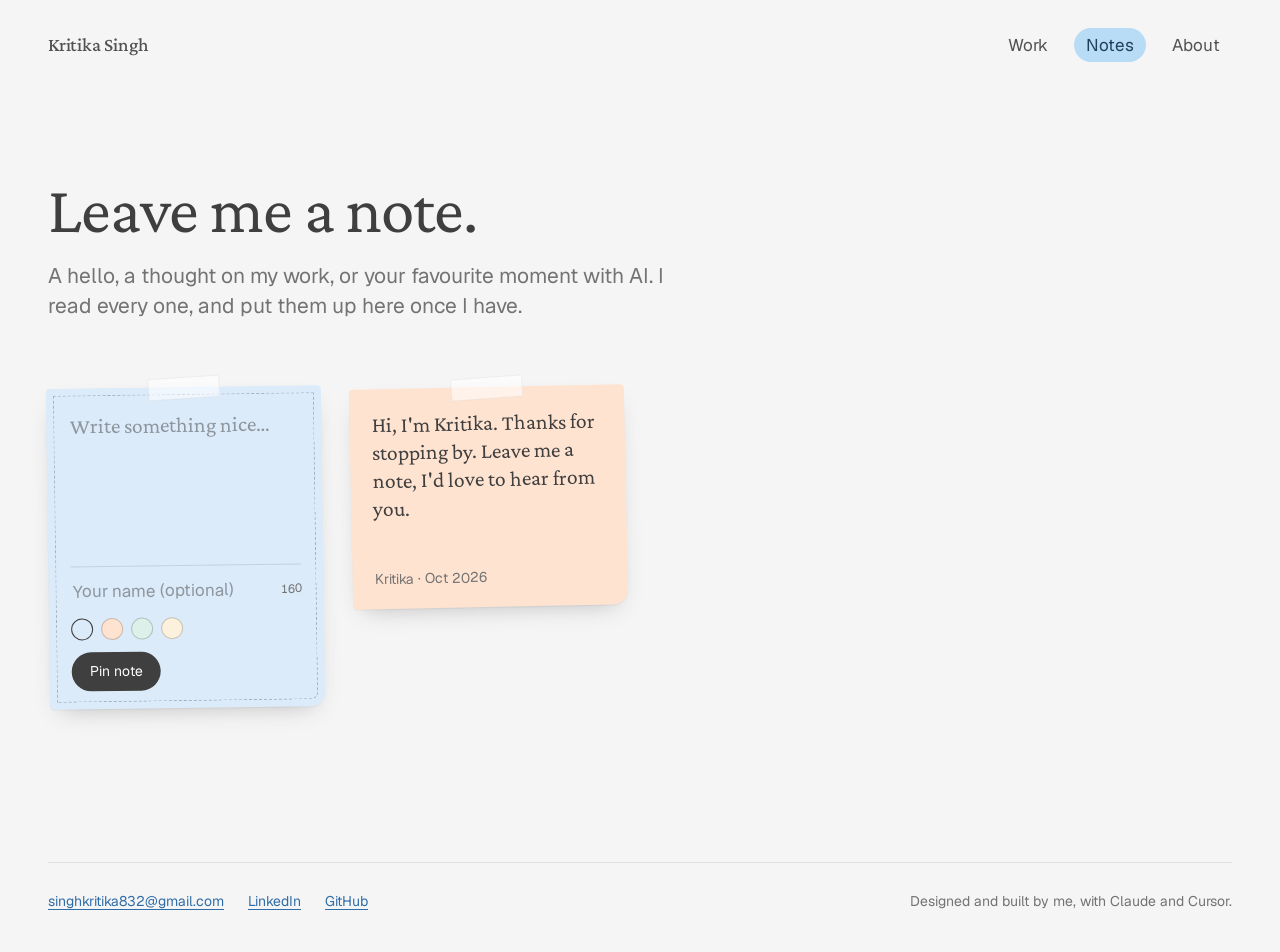
<file: site/notes.html>
<!doctype html>
<html lang="en">
<head>
  <meta charset="utf-8">
  <meta name="viewport" content="width=device-width, initial-scale=1">
  <title>Notes — Kritika Singh</title>
  <meta name="description" content="Leave Kritika a sticky note: a hello, a thought on her work, or your favourite AI moment.">
  <link rel="icon" href="favicon.svg" type="image/svg+xml">
  <link rel="preload" href="fonts/Geist-Variable.woff2" as="font" type="font/woff2" crossorigin>
  <link rel="preload" href="fonts/CrimsonPro-Variable.woff2" as="font" type="font/woff2" crossorigin>
  <link rel="stylesheet" href="styles.css">
</head>
<body>
  <div class="wrap">
    <header class="site-head">
      <a class="name" href="/">Kritika Singh</a>
      <nav aria-label="Main">
        <a href="/">Work</a>
        <a href="notes.html" aria-current="page">Notes</a>
        <a href="about.html">About</a>
      </nav>
    </header>

    <main class="notes-page">
      <header class="notes-head">
        <h1>Leave me a note.</h1>
        <p>A hello, a thought on my work, or your favourite moment with AI. I read every one, and put them up here once I have.</p>
      </header>

      <div class="wall" id="wall">
        <!-- The composer is the first sticky on the wall -->
        <form class="sticky composer" name="notes" method="POST" data-netlify="true" netlify-honeypot="website" id="note-form" data-colour="blue">
          <input type="hidden" name="form-name" value="notes">
          <p class="hp" aria-hidden="true"><label>Leave this empty <input name="website" tabindex="-1" autocomplete="off"></label></p>
          <label class="sr" for="note-message">Your note</label>
          <textarea id="note-message" name="message" maxlength="160" rows="5" required placeholder="Write something nice…"></textarea>
          <div class="composer-row">
            <label class="sr" for="note-name">Your name (optional)</label>
            <input id="note-name" name="name" maxlength="40" placeholder="Your name (optional)">
            <span class="count" id="note-count" aria-live="polite">160</span>
          </div>
          <fieldset class="colours">
            <legend class="sr">Note colour</legend>
            <label><input type="radio" name="colour" value="blue" checked><span class="sw sw-blue"></span><span class="sr">Baby blue</span></label>
            <label><input type="radio" name="colour" value="peach"><span class="sw sw-peach"></span><span class="sr">Peach</span></label>
            <label><input type="radio" name="colour" value="mint"><span class="sw sw-mint"></span><span class="sr">Mint</span></label>
            <label><input type="radio" name="colour" value="cream"><span class="sw sw-cream"></span><span class="sr">Cream</span></label>
          </fieldset>
          <button type="submit">Pin note</button>
          <p class="note-status" id="note-status" role="status"></p>
        </form>
        <!-- Approved notes are rendered here from notes.json -->
      </div>
    </main>

    <footer class="site-foot">
      <ul>
        <li><a href="mailto:singhkritika832@gmail.com">singhkritika832@gmail.com</a></li>
        <li><a href="https://www.linkedin.com/in/kritikasinghdesigner">LinkedIn</a></li>
        <li><a href="https://github.com/kritikacsingh-ai">GitHub</a></li>
      </ul>
      <p>Designed and built by me, with Claude and Cursor.</p>
    </footer>
  </div>

  <script>
  (function () {
    var wall = document.getElementById('wall'), form = document.getElementById('note-form'),
        msg = document.getElementById('note-message'), count = document.getElementById('note-count'),
        status = document.getElementById('note-status');

    function esc(s) { var d = document.createElement('div'); d.textContent = s; return d.innerHTML; }
    function stick(n) {
      var el = document.createElement('figure');
      el.className = 'sticky'; el.dataset.colour = n.colour || 'cream';
      el.innerHTML = '<blockquote>' + esc(n.message) + '</blockquote>' +
        '<figcaption>' + esc(n.name || 'Someone nice') + (n.date ? ' · ' + esc(n.date) : '') + '</figcaption>';
      wall.appendChild(el);
    }
    fetch('notes.json', { cache: 'no-cache' }).then(function (r) { return r.json(); })
      .then(function (list) { list.forEach(stick); }).catch(function () {});

    msg.addEventListener('input', function () { count.textContent = 160 - msg.value.length; });
    form.addEventListener('change', function (e) {
      if (e.target.name === 'colour') form.dataset.colour = e.target.value;
    });
    form.addEventListener('submit', function (e) {
      e.preventDefault();
      var btn = form.querySelector('button'); btn.disabled = true; status.textContent = 'Pinning…';
      fetch('/', { method: 'POST', headers: { 'Content-Type': 'application/x-www-form-urlencoded' },
                   body: new URLSearchParams(new FormData(form)).toString() })
        .then(function (r) {
          if (!r.ok) throw new Error();
          form.reset(); form.dataset.colour = 'blue'; count.textContent = '160';
          status.textContent = 'Thank you! Your note will appear here once I’ve read it.';
        })
        .catch(function () { status.textContent = 'That didn’t send. Please try again, or email me instead.'; })
        .finally(function () { btn.disabled = false; });
    });
  })();
  </script>
  <script src="pen.js" defer></script>
</body>
</html>
</file>
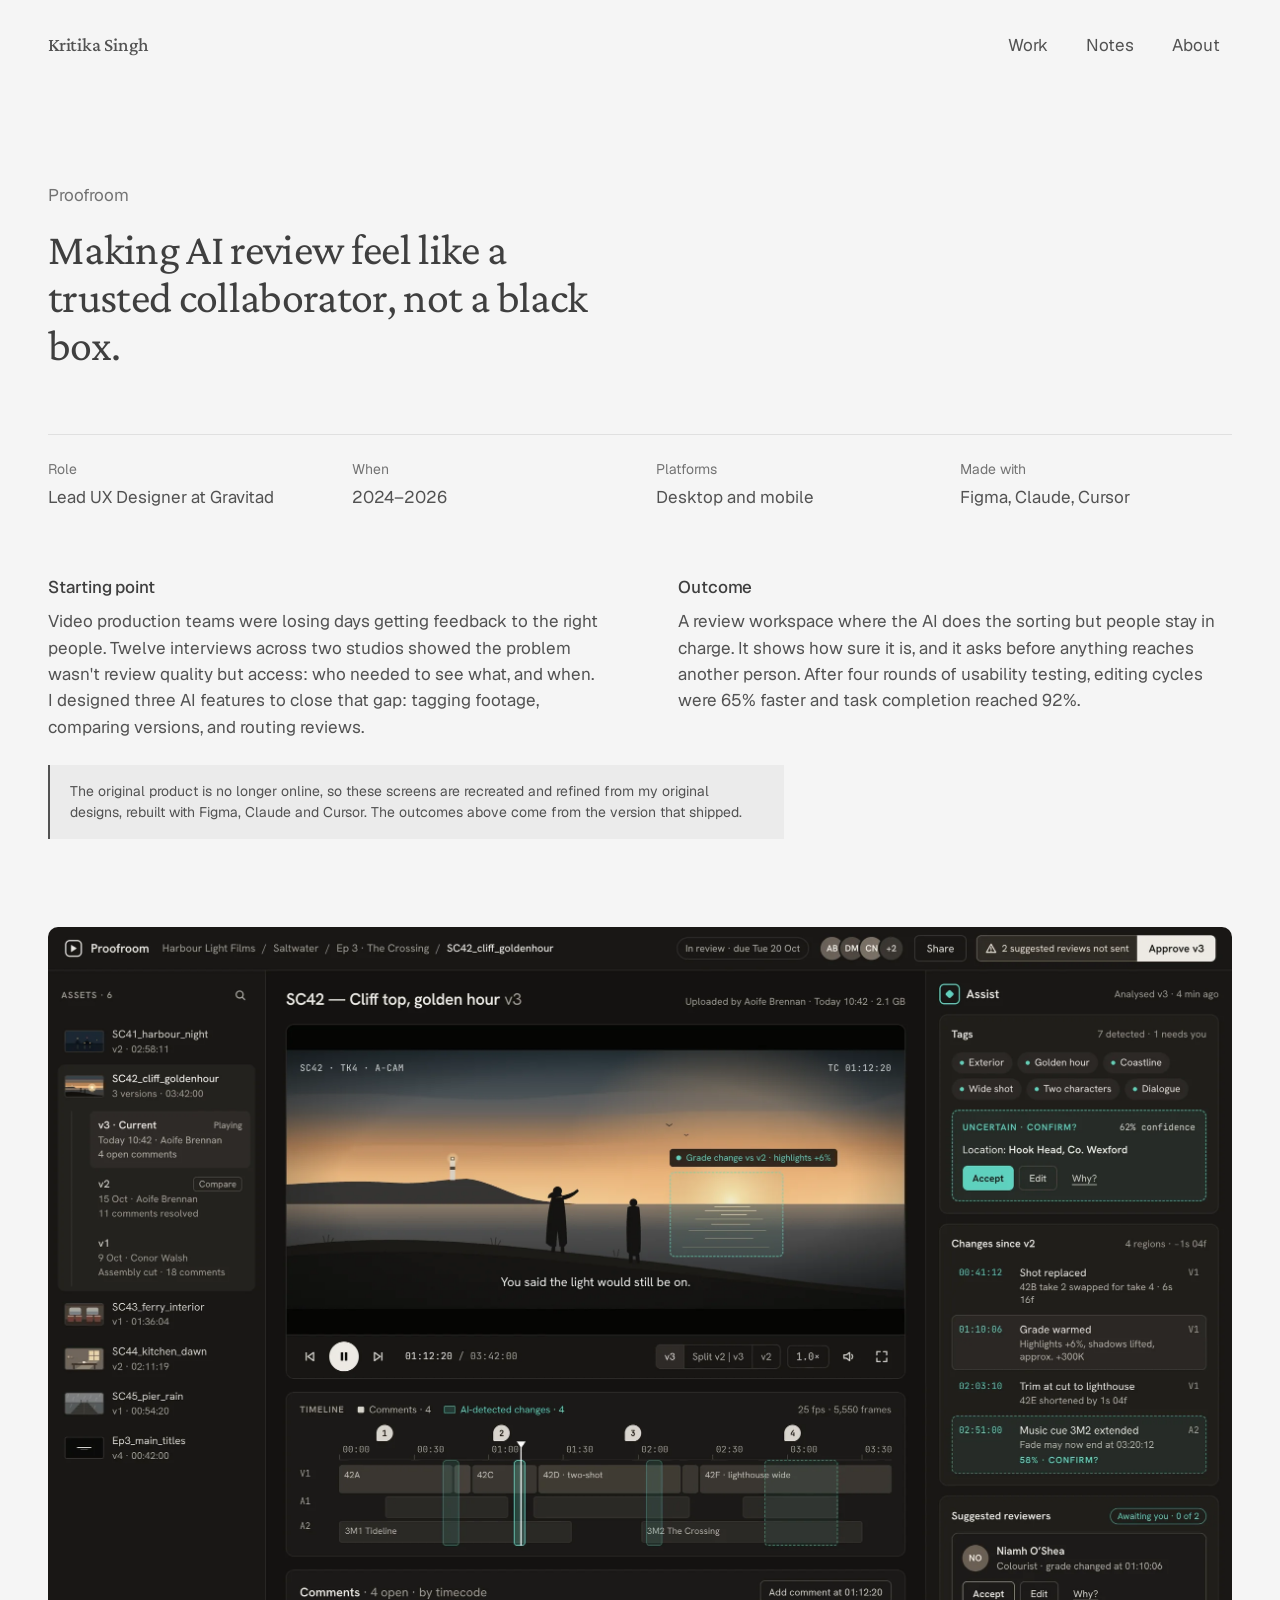
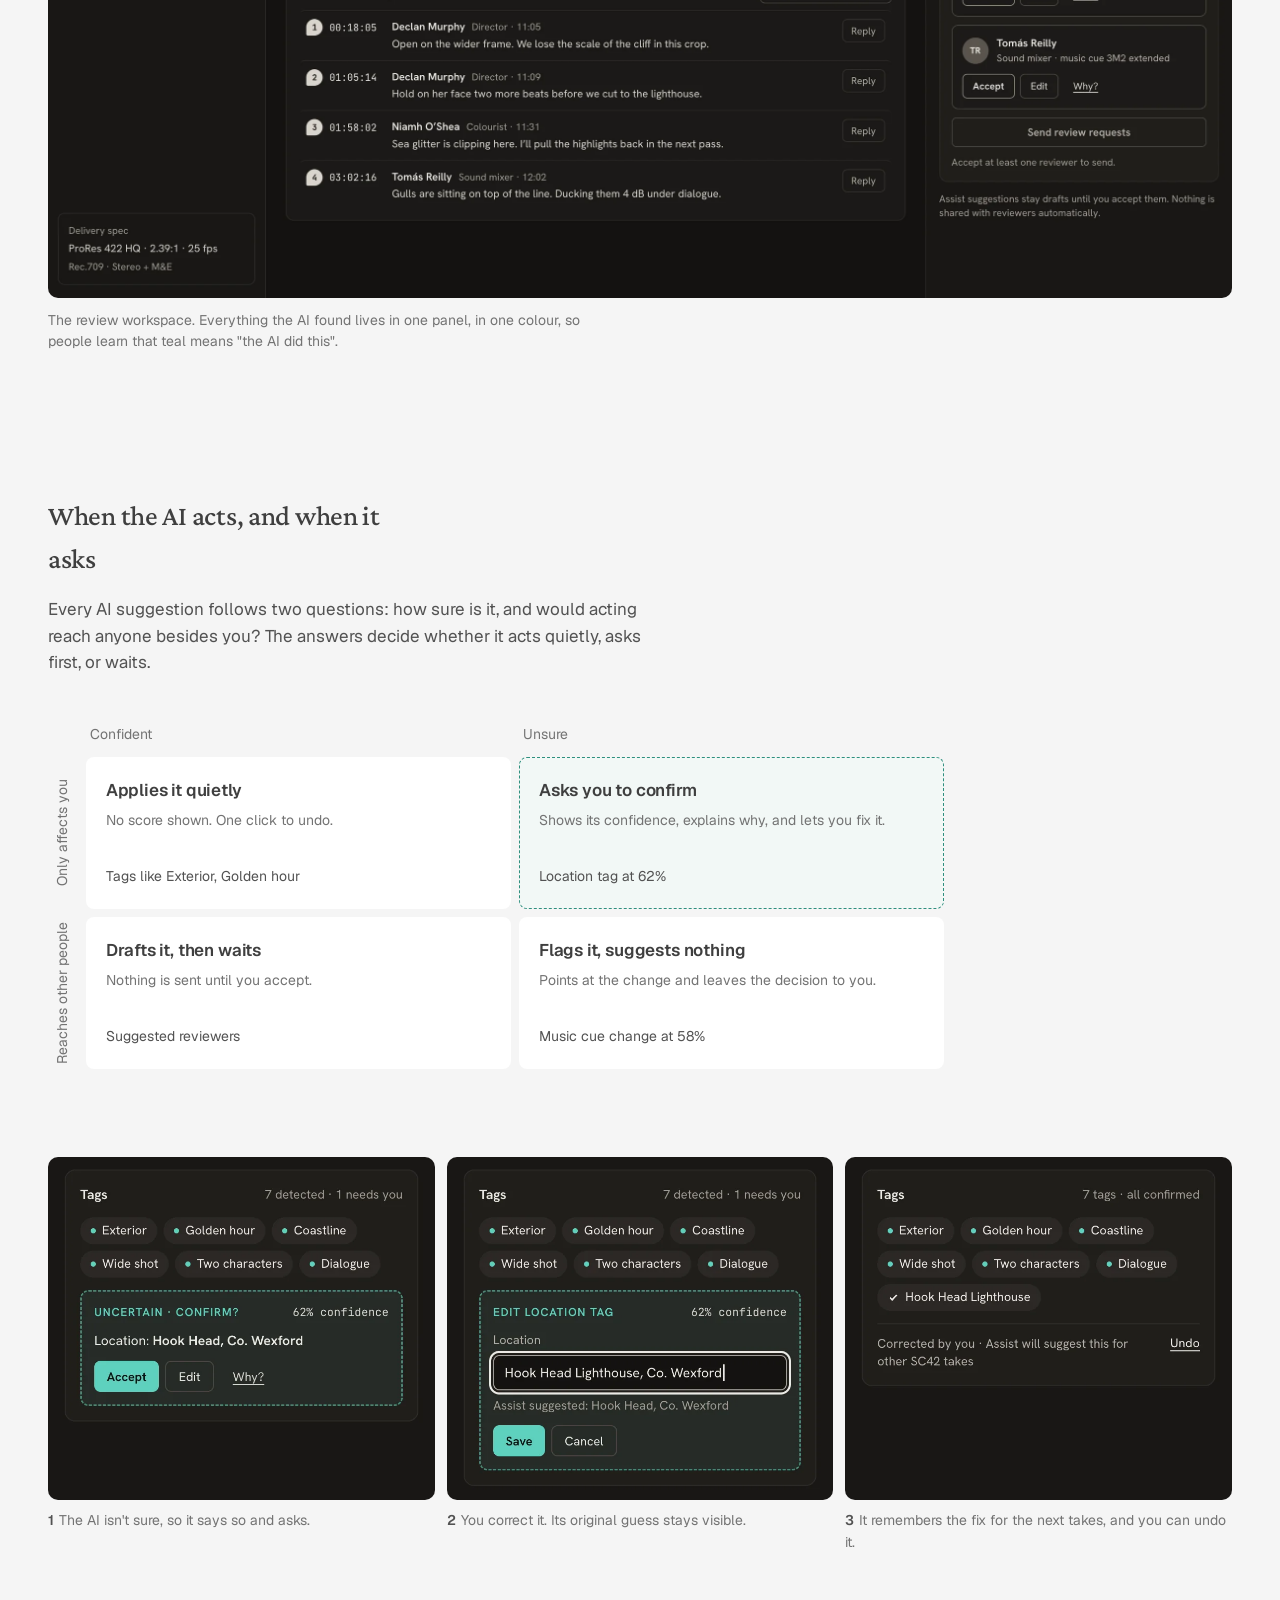
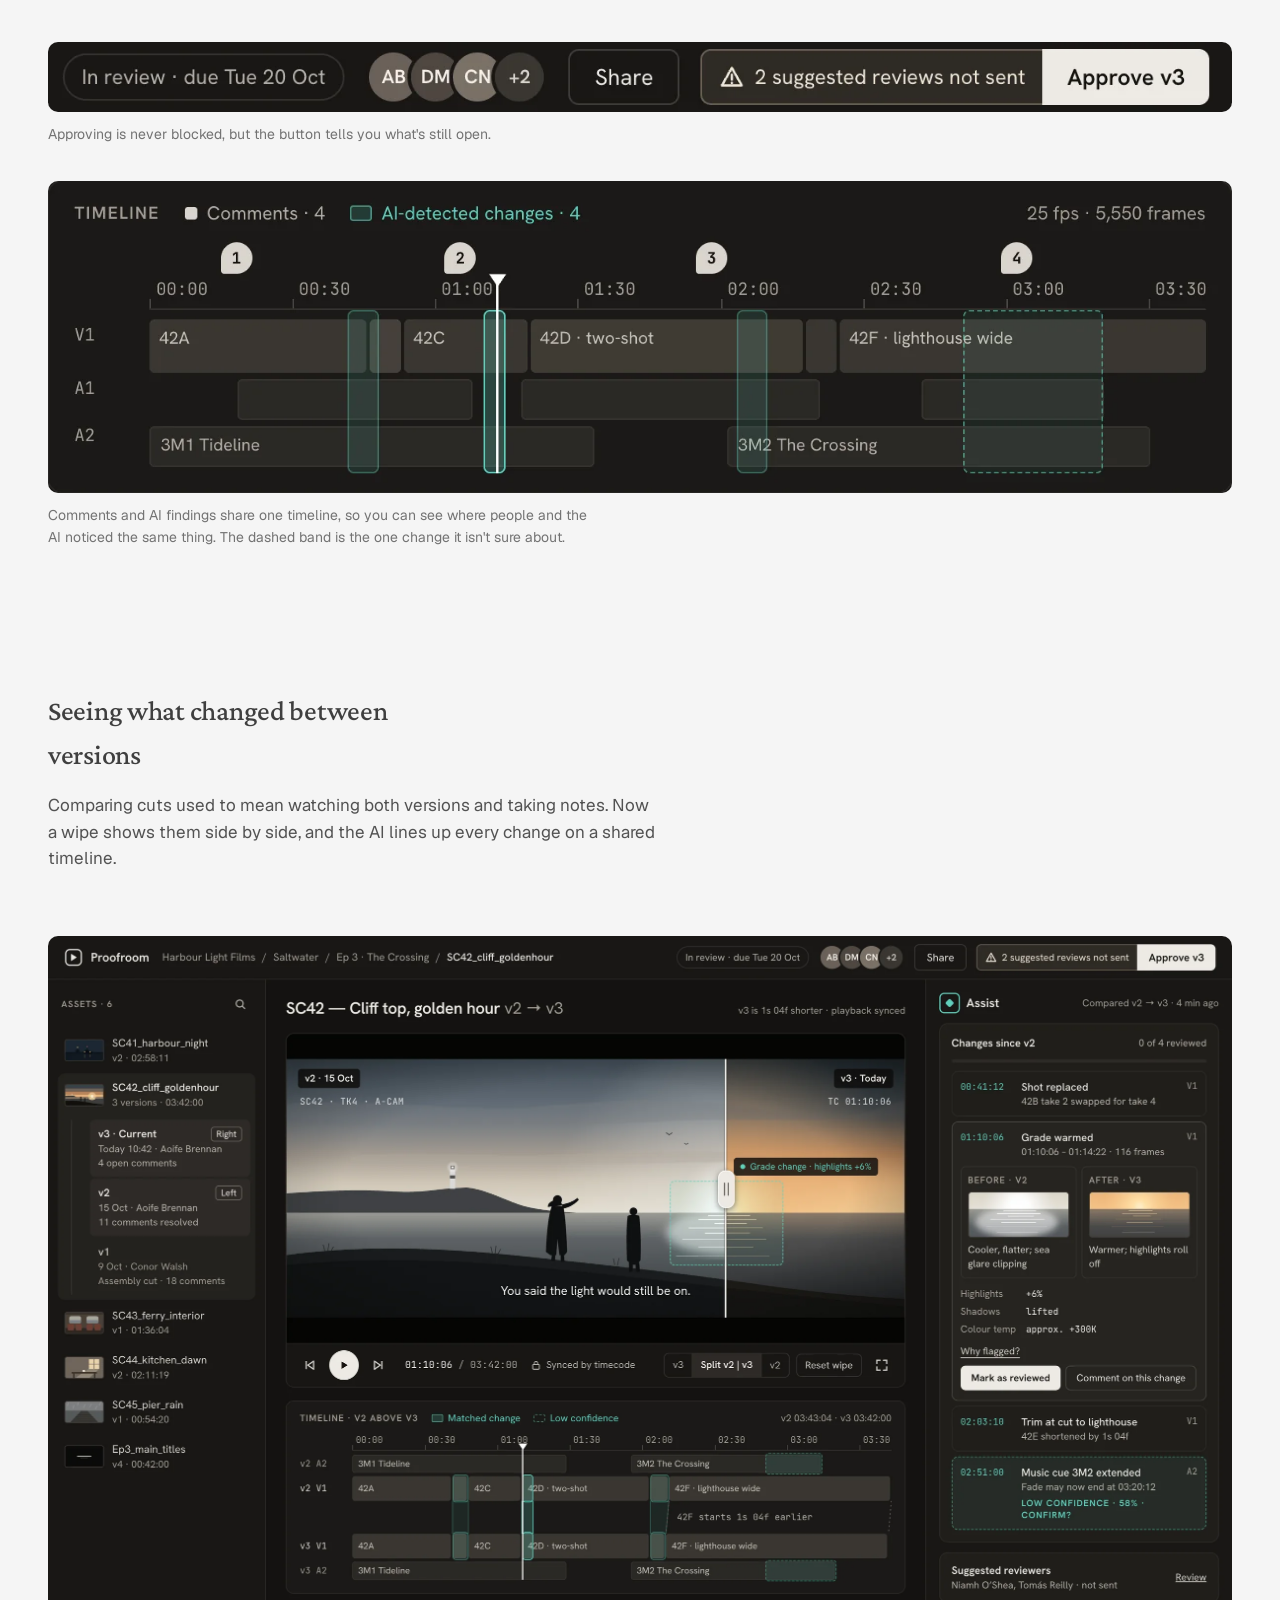
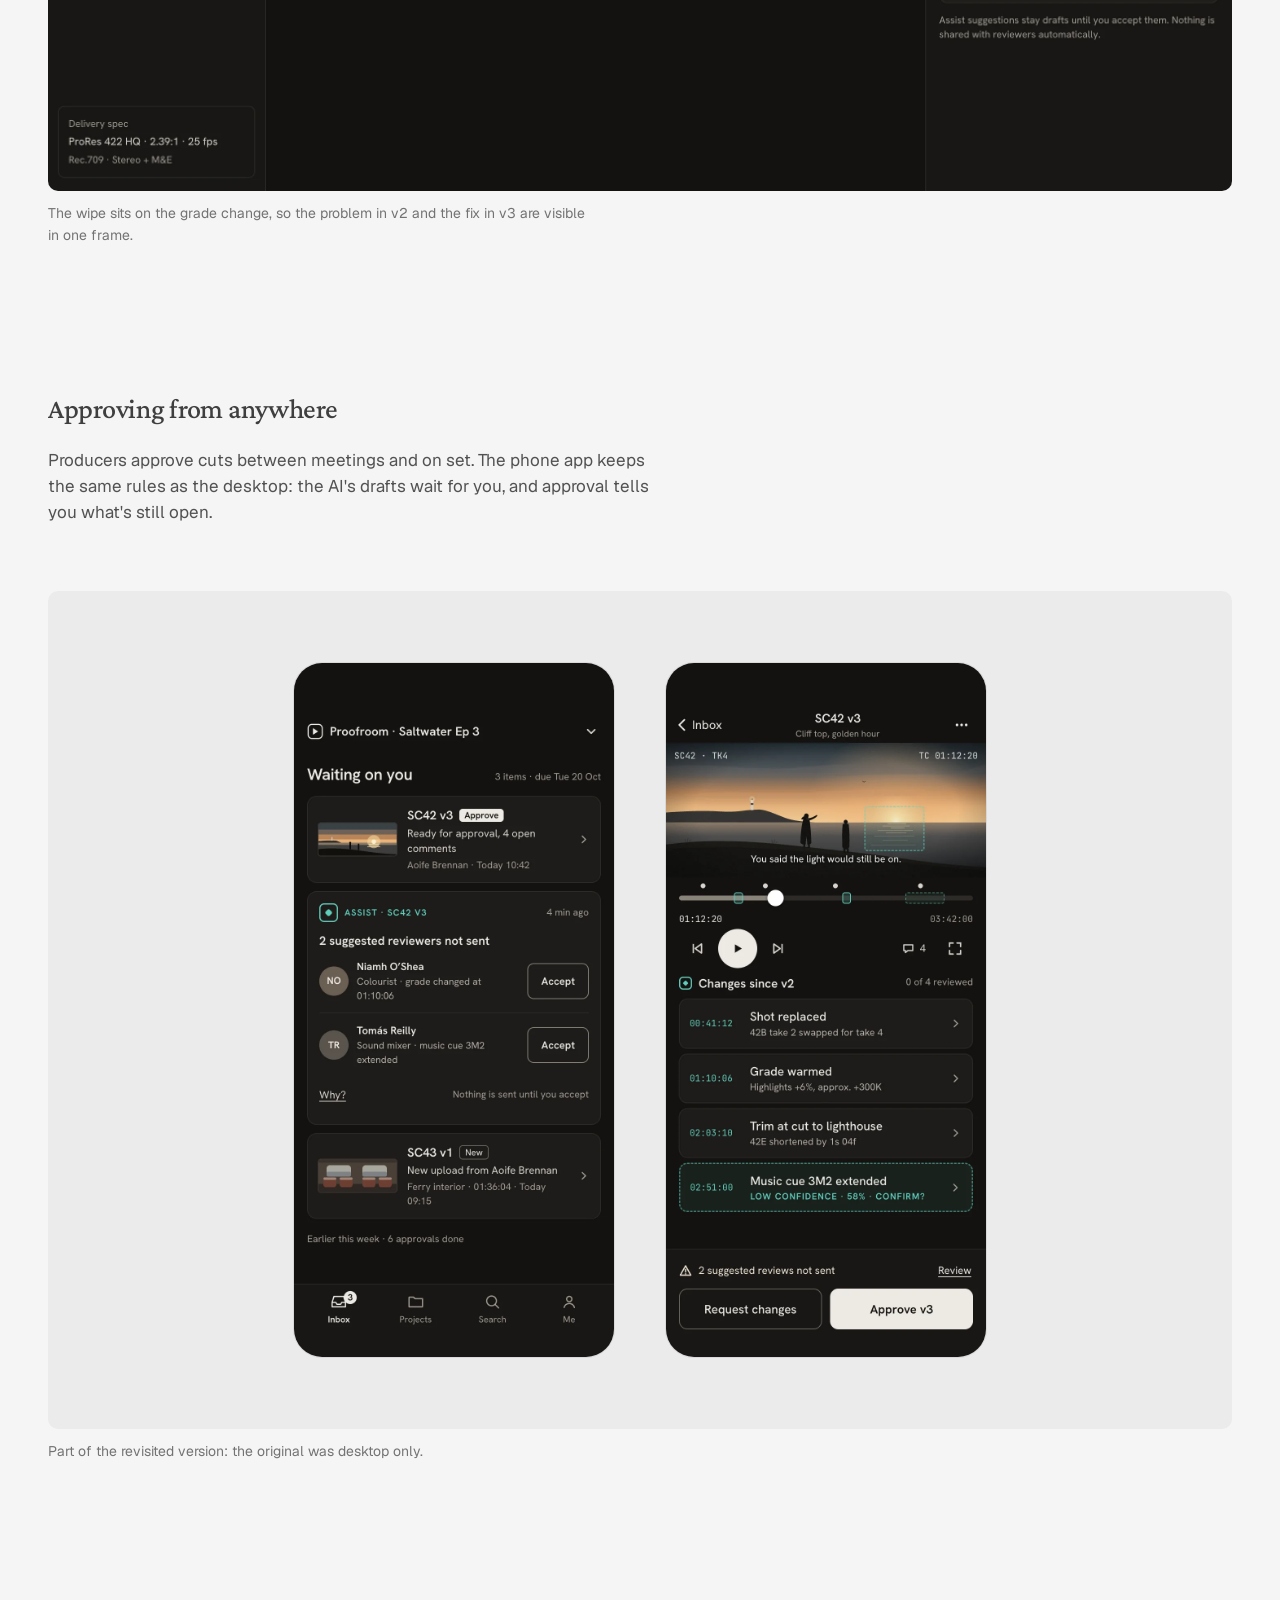
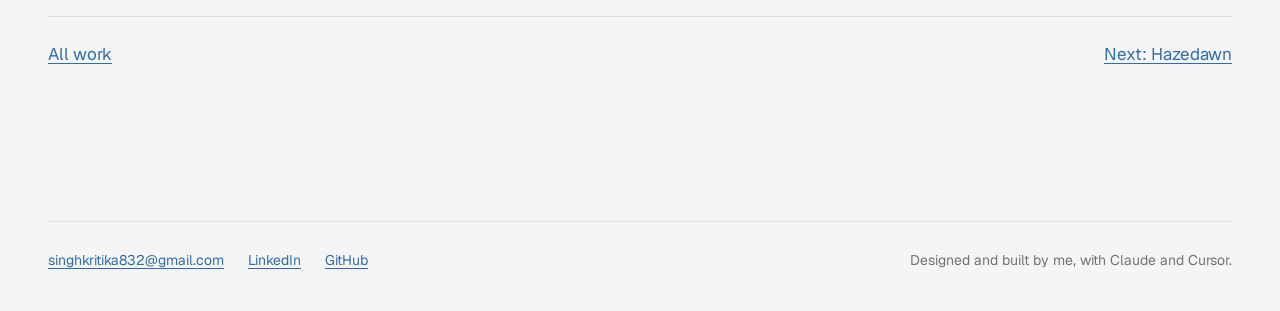
<file: site/proofroom.html>
<!doctype html>
<html lang="en">
<head>
  <meta charset="utf-8">
  <meta name="viewport" content="width=device-width, initial-scale=1">
  <title>Proofroom, AI review for film teams — Kritika Singh</title>
  <meta name="description" content="Designing AI features that tag footage, compare versions and suggest reviewers, and always show how sure they are before acting.">
  <meta property="og:title" content="Proofroom — Kritika Singh">
  <meta property="og:image" content="https://kritikacsingh.com/img/proofroom-workspace.webp">
  <link rel="icon" href="favicon.svg" type="image/svg+xml">
  <link rel="preload" href="fonts/Geist-Variable.woff2" as="font" type="font/woff2" crossorigin>
  <link rel="preload" href="fonts/CrimsonPro-Variable.woff2" as="font" type="font/woff2" crossorigin>
  <link rel="stylesheet" href="styles.css">
</head>
<body>
  <div class="wrap">
    <header class="site-head">
      <a class="name" href="/">Kritika Singh</a>
      <nav aria-label="Main">
        <a href="/">Work</a>
        <a href="notes.html">Notes</a>
        <a href="about.html">About</a>
      </nav>
    </header>

    <main>
      <header class="cs-head">
        <p class="project">Proofroom</p>
        <h1>Making AI review feel like a trusted collaborator, not a black box.</h1>
        <dl class="facts">
          <div><dt>Role</dt><dd>Lead UX Designer at Gravitad</dd></div>
          <div><dt>When</dt><dd>2024–2026</dd></div>
          <div><dt>Platforms</dt><dd>Desktop and mobile</dd></div>
          <div><dt>Made with</dt><dd>Figma, Claude, Cursor</dd></div>
        </dl>
      </header>

      <section class="story">
        <div>
          <h2>Starting point</h2>
          <p>Video production teams were losing days getting feedback to the right people. Twelve interviews across two studios showed the problem wasn't review quality but access: who needed to see what, and when. I designed three AI features to close that gap: tagging footage, comparing versions, and routing reviews.</p>
        </div>
        <div>
          <h2>Outcome</h2>
          <p>A review workspace where the AI does the sorting but people stay in charge. It shows how sure it is, and it asks before anything reaches another person. After four rounds of usability testing, editing cycles were 65% faster and task completion reached 92%.</p>
        </div>
      </section>

      <aside class="note">
        <p>The original product is no longer online, so these screens are recreated and refined from my original designs, rebuilt with Figma, Claude and Cursor. The outcomes above come from the version that shipped.</p>
      </aside>

      <figure class="fig">
        <div class="plate">
          <img src="img/proofroom-workspace.webp" width="2400" height="1967" loading="lazy"
               alt="The review workspace. Versions on the left, the player and a timeline marking four AI-detected changes in the centre, and the Assist panel on the right.">
        </div>
        <figcaption>The review workspace. Everything the AI found lives in one panel, in one colour, so people learn that teal means "the AI did this".</figcaption>
      </figure>

      <section class="chapter" aria-labelledby="behaviour">
        <h2 id="behaviour">When the AI acts, and when it asks</h2>
        <div class="prose">
          <p>Every AI suggestion follows two questions: how sure is it, and would acting reach anyone besides you? The answers decide whether it acts quietly, asks first, or waits.</p>
        </div>

        <div class="behaviour">
          <div class="matrix" role="table" aria-label="How Assist behaves, by confidence and by who an action affects">
            <span class="corner" aria-hidden="true"></span>
            <span class="axis axis-x" role="columnheader">Confident</span>
            <span class="axis axis-x" role="columnheader">Unsure</span>

            <span class="axis axis-y" role="rowheader">Only affects you</span>
            <div class="cell" role="cell" data-q="Confident, only affects you">
              <h3>Applies it quietly</h3>
              <p>No score shown. One click to undo.</p>
              <span class="eg">Tags like Exterior, Golden hour</span>
            </div>
            <div class="cell ask" role="cell" data-q="Unsure, only affects you">
              <h3>Asks you to confirm</h3>
              <p>Shows its confidence, explains why, and lets you fix it.</p>
              <span class="eg">Location tag at 62%</span>
            </div>

            <span class="axis axis-y" role="rowheader">Reaches other people</span>
            <div class="cell" role="cell" data-q="Confident, reaches other people">
              <h3>Drafts it, then waits</h3>
              <p>Nothing is sent until you accept.</p>
              <span class="eg">Suggested reviewers</span>
            </div>
            <div class="cell" role="cell" data-q="Unsure, reaches other people">
              <h3>Flags it, suggests nothing</h3>
              <p>Points at the change and leaves the decision to you.</p>
              <span class="eg">Music cue change at 58%</span>
            </div>
          </div>
        </div>
      </section>

      <section class="fig" aria-label="Correcting the AI">
        <div class="strip">
          <figure>
            <div class="plate"><img src="img/tags-1-uncertain.webp" width="744" height="660" loading="lazy" alt="Tags card with an uncertain location tag, Hook Head, at 62% confidence, and Accept, Edit and Why options."></div>
            <figcaption><span class="step">1</span>The AI isn't sure, so it says so and asks.</figcaption>
          </figure>
          <figure>
            <div class="plate"><img src="img/tags-2-editing.webp" width="744" height="660" loading="lazy" alt="The location tag being edited to Hook Head Lighthouse, with the AI's original suggestion shown underneath."></div>
            <figcaption><span class="step">2</span>You correct it. Its original guess stays visible.</figcaption>
          </figure>
          <figure>
            <div class="plate"><img src="img/tags-3-corrected.webp" width="744" height="660" loading="lazy" alt="The corrected tag marked with a check, and a note that Assist will suggest it for other takes, with Undo."></div>
            <figcaption><span class="step">3</span>It remembers the fix for the next takes, and you can undo it.</figcaption>
          </figure>
        </div>
      </section>

      <section class="fig detail" aria-label="Details">
        <figure>
          <div class="plate"><img src="img/detail-approve.webp" width="1354" height="80" loading="lazy" alt="Header with an Approve v3 button and a warning beside it: 2 suggested reviews not sent."></div>
          <figcaption>Approving is never blocked, but the button tells you what's still open.</figcaption>
        </figure>
        <figure style="margin-top:24px">
          <div class="plate"><img src="img/detail-timeline.webp" width="1506" height="397" loading="lazy" alt="Timeline with numbered comment markers above and teal bands marking four AI-detected changes across video and audio tracks."></div>
          <figcaption>Comments and AI findings share one timeline, so you can see where people and the AI noticed the same thing. The dashed band is the one change it isn't sure about.</figcaption>
        </figure>
      </section>

      <section class="chapter" aria-labelledby="compare">
        <h2 id="compare">Seeing what changed between versions</h2>
        <div class="prose">
          <p>Comparing cuts used to mean watching both versions and taking notes. Now a wipe shows them side by side, and the AI lines up every change on a shared timeline.</p>
        </div>
      </section>
      <figure class="fig" style="padding-top:clamp(32px,5vw,48px)">
        <div class="plate">
          <img src="img/proofroom-compare.webp" width="2400" height="1733" loading="lazy"
               alt="Version comparison. A wipe splits the frame: v2 on the left is cool with blown sea glare, v3 on the right is warm. Below, v2 and v3 timelines are stacked with matched changes linked.">
        </div>
        <figcaption>The wipe sits on the grade change, so the problem in v2 and the fix in v3 are visible in one frame.</figcaption>
      </figure>

      <section class="chapter" aria-labelledby="mobile">
        <h2 id="mobile">Approving from anywhere</h2>
        <div class="prose">
          <p>Producers approve cuts between meetings and on set. The phone app keeps the same rules as the desktop: the AI's drafts wait for you, and approval tells you what's still open.</p>
        </div>
      </section>
      <figure class="fig" style="padding-top:clamp(32px,5vw,48px)">
        <div class="phones">
          <img src="img/mobile-inbox.webp" width="786" height="1704" loading="lazy" alt="Mobile inbox titled Waiting on you, with SC42 v3 ready for approval, an Assist card with two suggested reviewers, and a new upload.">
          <img src="img/mobile-review.webp" width="786" height="1704" loading="lazy" alt="Mobile review of SC42 v3 with the film frame, a scrubber marking comments and changes, the list of changes since v2, and Approve and Request changes buttons.">
        </div>
        <figcaption>Part of the revisited version: the original was desktop only.</figcaption>
      </figure>

      <nav class="next" aria-label="More">
        <a href="/">All work</a>
        <a href="hazedawn.html">Next: Hazedawn</a>
      </nav>
    </main>

    <footer class="site-foot">
      <ul>
        <li><a href="mailto:singhkritika832@gmail.com">singhkritika832@gmail.com</a></li>
        <li><a href="https://www.linkedin.com/in/kritikasinghdesigner">LinkedIn</a></li>
        <li><a href="https://github.com/kritikacsingh-ai">GitHub</a></li>
      </ul>
      <p>Designed and built by me, with Claude and Cursor.</p>
    </footer>
  </div>
  <script src="pen.js" defer></script>
</body>
</html>
</file>
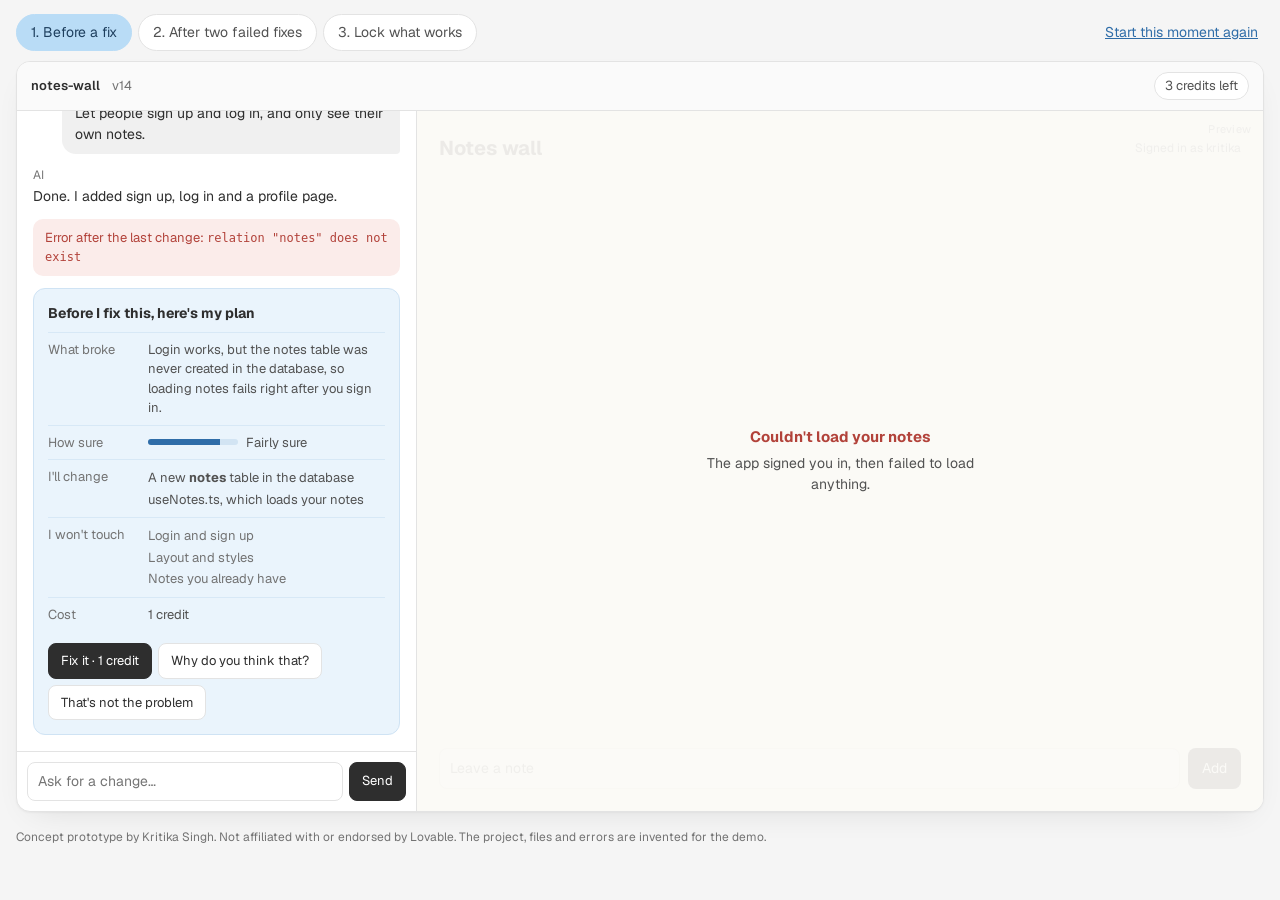
<file: site/stuck-prototype.html>
<!doctype html>
<html lang="en">
<head>
<meta charset="utf-8">
<meta name="viewport" content="width=device-width, initial-scale=1">
<title>When the AI is stuck — prototype — Kritika Singh</title>
<meta name="robots" content="noindex">
<style>
@font-face { font-family: "Geist"; src: url("fonts/Geist-Variable.woff2") format("woff2"); font-weight: 100 900; font-display: swap; }
:root {
  --paper:#F5F5F5; --ink:#525252; --strong:#2E2E2E; --muted:#737373; --rule:#E3E3E3;
  --panel:#FFFFFF; --soft:#FAFAFA; --baby:#B9DCF6; --baby-soft:#EAF4FC; --accent:#2F6DA8;
  --ok:#2F7D5B; --ok-soft:#E6F4EC; --warn:#A2561E; --warn-soft:#FDF0E6; --bad:#B2423A; --bad-soft:#FBECEA;
}
* { box-sizing: border-box; }
html, body { margin: 0; background: var(--paper); color: var(--ink); font: 14px/1.5 "Geist", system-ui, sans-serif; -webkit-font-smoothing: antialiased; }
button { font: inherit; cursor: pointer; }
.top { display: flex; flex-wrap: wrap; gap: 8px; align-items: center; justify-content: space-between; padding: 14px 16px 10px; }
.moments { display: flex; flex-wrap: wrap; gap: 6px; }
.moments button { border: 1px solid var(--rule); background: #fff; color: var(--ink); padding: 7px 14px; border-radius: 999px; }
.moments button[aria-pressed="true"] { background: var(--baby); border-color: var(--baby); color: #1E3F5E; }
.reset { background: none; border: 0; color: var(--accent); text-decoration: underline; padding: 6px; }

.app { margin: 0 16px 16px; border: 1px solid var(--rule); border-radius: 14px; background: var(--panel); overflow: hidden; box-shadow: 0 1px 2px rgba(0,0,0,.04), 0 12px 32px -16px rgba(0,0,0,.12); }
.bar { display: flex; align-items: center; gap: 12px; padding: 10px 14px; border-bottom: 1px solid var(--rule); background: var(--soft); font-size: 13px; }
.bar .proj { font-weight: 600; color: var(--strong); }
.bar .ver { color: var(--muted); }
.bar .credits { margin-left: auto; padding: 3px 10px; border-radius: 999px; background: #fff; border: 1px solid var(--rule); }
.bar .credits.flash { animation: flash 1.2s ease-out; }
@keyframes flash { from { background: var(--warn-soft); border-color: #F0C9A8; } to { background: #fff; } }
.split { display: grid; grid-template-columns: minmax(300px, 400px) 1fr; min-height: 600px; }

/* chat */
.chat { border-right: 1px solid var(--rule); display: flex; flex-direction: column; min-height: 0; }
.log { flex: 1; overflow-y: auto; padding: 16px; display: flex; flex-direction: column; gap: 12px; max-height: 640px; }
.msg { max-width: 92%; }
.msg.user { align-self: flex-end; background: #F0F0F0; color: var(--strong); padding: 9px 13px; border-radius: 14px 14px 4px 14px; }
.msg.ai { align-self: flex-start; color: var(--strong); }
.msg.ai .who { font-size: 12px; color: var(--muted); margin-bottom: 2px; }
.msg.sys { align-self: stretch; max-width: none; background: var(--bad-soft); color: var(--bad); border-radius: 10px; padding: 9px 12px; font-size: 13px; }
.msg.sys code { font: 12px ui-monospace, Menlo, monospace; }
.msg.tried { align-self: stretch; max-width: none; display: flex; justify-content: space-between; gap: 8px; font-size: 13px; color: var(--muted); border: 1px dashed var(--rule); border-radius: 10px; padding: 8px 12px; }
.msg.tried b { color: var(--bad); font-weight: 500; white-space: nowrap; }

.card { align-self: stretch; max-width: none; border: 1px solid #CFE3F4; background: var(--baby-soft); border-radius: 12px; padding: 14px; color: var(--ink); }
.card h3 { margin: 0 0 8px; font-size: 14px; color: var(--strong); }
.card p { margin: 0 0 10px; }
.card .row { display: grid; grid-template-columns: 92px 1fr; gap: 8px; padding: 7px 0; border-top: 1px solid #D7E8F6; font-size: 13px; }
.card .row > span:first-child { color: var(--muted); }
.card ul { margin: 0; padding: 0; list-style: none; }
.card li { padding: 1px 0; }
.card li.no { color: var(--muted); }
.meter { display: flex; align-items: center; gap: 8px; }
.meter i { display: block; height: 6px; width: 90px; border-radius: 3px; background: #D2E4F3; overflow: hidden; }
.meter i::after { content: ""; display: block; height: 100%; width: var(--v); background: var(--accent); }
.actions { display: flex; flex-wrap: wrap; gap: 6px; margin-top: 12px; }
.btn { border: 1px solid var(--rule); background: #fff; color: var(--strong); padding: 7px 12px; border-radius: 8px; font-size: 13px; }
.btn.primary { background: var(--strong); border-color: var(--strong); color: #fff; }
.btn:hover { border-color: #BDBDBD; }
.btn.primary:hover { background: #000; }
.btn:disabled { opacity: .45; cursor: default; }
.why { display: none; margin-top: 10px; font-size: 13px; padding: 10px; border-radius: 8px; background: #fff; }
.why.open { display: block; }
.ways { display: flex; flex-direction: column; gap: 6px; margin-top: 4px; }
.way { text-align: left; display: grid; grid-template-columns: 1fr auto; gap: 2px 10px; border: 1px solid var(--rule); background: #fff; border-radius: 10px; padding: 10px 12px; color: var(--strong); }
.way:hover { border-color: var(--accent); }
.way small { grid-column: 1; color: var(--muted); font-size: 12.5px; }
.way .cost { grid-row: 1; grid-column: 2; font-size: 12px; color: var(--muted); }
.way .cost.free { color: var(--ok); }
.done { align-self: stretch; max-width: none; border-radius: 10px; background: var(--ok-soft); color: var(--ok); padding: 10px 12px; font-size: 13px; }
.done .files { color: var(--ink); margin-top: 6px; font: 12px ui-monospace, Menlo, monospace; }
.done .actions { margin-top: 8px; }
.compose { border-top: 1px solid var(--rule); padding: 10px; display: flex; gap: 6px; }
.compose input { flex: 1; min-width: 0; border: 1px solid var(--rule); border-radius: 8px; padding: 8px 10px; font: inherit; color: var(--strong); background: #fff; }
.compose .btn { flex: none; }

/* preview */
.preview { background: #FBFAF7; position: relative; padding: 22px; display: flex; flex-direction: column; gap: 16px; }
.p-label { position: absolute; top: 10px; right: 12px; font-size: 11px; color: var(--muted); letter-spacing: .02em; }
.zone { position: relative; border-radius: 10px; outline: 1.5px dashed transparent; outline-offset: 4px; transition: outline-color .15s; }
.lockable .zone:hover { outline-color: #9CC6EA; }
.zone .lock { display: none; position: absolute; top: -12px; right: -6px; z-index: 2; border: 1px solid #9CC6EA; background: #fff; color: var(--accent); border-radius: 999px; padding: 3px 10px; font-size: 12px; }
.lockable .zone:hover .lock, .zone.locked .lock { display: inline-block; }
.zone.locked { outline-color: var(--accent); outline-style: solid; }
.zone.locked .lock { background: var(--accent); color: #fff; border-color: var(--accent); }
.n-head { display: flex; align-items: center; justify-content: space-between; }
.n-head h4 { margin: 0; font-size: 20px; color: #3A3530; }
.n-head .who { font-size: 12px; color: var(--muted); }
.wall { display: grid; grid-template-columns: repeat(auto-fill, minmax(130px, 1fr)); gap: 12px; min-height: 180px; }
.note { padding: 14px; min-height: 110px; border-radius: 4px; color: #4A4238; font-size: 13px; box-shadow: 0 1px 2px rgba(0,0,0,.06); }
.note:nth-child(4n+1) { background: #FDE7D4; transform: rotate(-1deg); }
.note:nth-child(4n+2) { background: #DDEFE6; transform: rotate(.8deg); }
.note:nth-child(4n+3) { background: #E1ECF8; transform: rotate(-.5deg); }
.note:nth-child(4n+4) { background: #FBF2D5; transform: rotate(1deg); }
.playful .note { border-radius: 14px; }
.playful .n-head h4 { font-style: italic; }
.playful .add { background: #E46F4A; }
.composer { display: flex; gap: 8px; }
.composer input { flex: 1; border: 1px solid #E5E0D8; border-radius: 8px; padding: 9px 10px; background: #fff; font: inherit; }
.add { border: 0; border-radius: 8px; padding: 9px 14px; background: #3A3530; color: #fff; }
.broken { display: none; position: absolute; inset: 0; background: rgba(251,250,247,.92); align-items: center; justify-content: center; text-align: center; padding: 24px; }
.broken.on { display: flex; }
.broken div { max-width: 280px; }
.broken strong { display: block; color: var(--bad); font-size: 15px; margin-bottom: 4px; }
.banner { display: none; border-radius: 8px; background: var(--ok-soft); color: var(--ok); padding: 8px 12px; font-size: 13px; }
.banner.on { display: block; }
.hint { font-size: 12.5px; color: var(--muted); }
.foot { margin: 0 16px 16px; font-size: 12px; color: var(--muted); }

@media (max-width: 760px) {
  .split { grid-template-columns: 1fr; }
  .chat { border-right: 0; border-bottom: 1px solid var(--rule); }
  .log { max-height: none; }
}
</style>
</head>
<body>
  <div class="top">
    <div class="moments" role="group" aria-label="Moments">
      <button data-m="1" aria-pressed="true">1. Before a fix</button>
      <button data-m="2" aria-pressed="false">2. After two failed fixes</button>
      <button data-m="3" aria-pressed="false">3. Lock what works</button>
    </div>
    <button class="reset" id="reset">Start this moment again</button>
  </div>

  <div class="app">
    <div class="bar">
      <span class="proj">notes-wall</span>
      <span class="ver" id="ver">v14</span>
      <span class="credits" id="credits">3 credits left</span>
    </div>
    <div class="split">
      <section class="chat" aria-label="Chat with the AI">
        <div class="log" id="log" aria-live="polite"></div>
        <form class="compose" id="compose">
          <input id="input" placeholder="Ask for a change…" autocomplete="off">
          <button class="btn primary" type="submit">Send</button>
        </form>
      </section>
      <section class="preview" id="preview" aria-label="App preview">
        <span class="p-label">Preview</span>
        <div class="banner" id="banner"></div>
        <div class="zone" data-z="Header"><button class="lock" data-lock="Header">Lock</button>
          <div class="n-head"><h4>Notes wall</h4><span class="who" id="whoami">Signed in as kritika</span></div>
        </div>
        <div class="zone" data-z="Note wall" style="flex:1"><button class="lock" data-lock="Note wall">Lock</button>
          <div class="wall" id="wall"></div>
        </div>
        <div class="zone" data-z="Composer"><button class="lock" data-lock="Composer">Lock</button>
          <div class="composer"><input placeholder="Leave a note" tabindex="-1"><button class="add" tabindex="-1">Add</button></div>
        </div>
        <div class="broken" id="broken"><div><strong>Couldn't load your notes</strong><span id="brokenText">Something went wrong after the last change.</span></div></div>
      </section>
    </div>
  </div>
  <p class="foot">Concept prototype by Kritika Singh. Not affiliated with or endorsed by Lovable. The project, files and errors are invented for the demo.</p>

<script>
const $ = s => document.querySelector(s);
const log = $('#log'), wall = $('#wall'), preview = $('#preview');
const NOTES = ['Pick up the prints on Friday', 'Hang the new print by the window', 'Thank you for the coffee!', 'Book the studio for Sunday'];
let credits = 3, moment = 1, locked = new Set();

function setCredits(n) {
  credits = n;
  const el = $('#credits');
  el.textContent = n + (n === 1 ? ' credit left' : ' credits left');
  el.classList.remove('flash'); void el.offsetWidth; el.classList.add('flash');
}
function notes(on) { wall.innerHTML = on ? NOTES.map(t => `<div class="note">${t}</div>`).join('') : ''; }
function broken(on, text) { $('#broken').classList.toggle('on', on); if (text) $('#brokenText').textContent = text; }
function banner(text) { const b = $('#banner'); b.classList.toggle('on', !!text); b.textContent = text || ''; }
function add(html, cls) {
  const d = document.createElement('div');
  d.className = 'msg ' + cls; d.innerHTML = html;
  log.appendChild(d); log.scrollTop = log.scrollHeight;
  return d;
}
const user = t => add(t, 'user');
const ai = t => add(`<div class="who">AI</div>${t}`, 'ai');
function think(ms = 700) {
  const d = ai('<span class="hint">Thinking…</span>');
  return new Promise(r => setTimeout(() => { d.remove(); r(); }, ms));
}
function lockDisabled(on) { preview.classList.toggle('lockable', on); }

/* ---------- Moment 1: before a fix ---------- */
function m1() {
  setCredits(3); $('#ver').textContent = 'v14'; notes(false); broken(true, 'The app signed you in, then failed to load anything.'); banner(''); lockDisabled(false);
  user('Let people sign up and log in, and only see their own notes.');
  ai('Done. I added sign up, log in and a profile page.');
  add('Error after the last change: <code>relation "notes" does not exist</code>', 'sys');
  const c = add(`
    <h3>Before I fix this, here's my plan</h3>
    <div class="row"><span>What broke</span><span>Login works, but the notes table was never created in the database, so loading notes fails right after you sign in.</span></div>
    <div class="row"><span>How sure</span><span class="meter"><i style="--v:80%"></i>Fairly sure</span></div>
    <div class="row"><span>I'll change</span><ul><li>A new <b>notes</b> table in the database</li><li>useNotes.ts, which loads your notes</li></ul></div>
    <div class="row"><span>I won't touch</span><ul><li class="no">Login and sign up</li><li class="no">Layout and styles</li><li class="no">Notes you already have</li></ul></div>
    <div class="row"><span>Cost</span><span>1 credit</span></div>
    <div class="actions">
      <button class="btn primary" data-a="fix">Fix it · 1 credit</button>
      <button class="btn" data-a="why">Why do you think that?</button>
      <button class="btn" data-a="wrong">That's not the problem</button>
    </div>
    <div class="why">The error names a table that doesn't exist. The logs show sign in succeeded, so login isn't the cause. If I'm wrong, the fix only adds a table, so it can't break what already works.</div>`, 'card');
  c.addEventListener('click', async e => {
    const a = e.target.dataset.a; if (!a) return;
    if (a === 'why') { c.querySelector('.why').classList.toggle('open'); return; }
    c.querySelectorAll('.btn').forEach(b => b.disabled = true);
    if (a === 'wrong') { ai('Okay, I won\'t guess. What did you expect to happen, and what happened instead? Nothing will change until you tell me.'); $('#input').focus(); return; }
    user('Fix it.'); await think(900);
    setCredits(2); $('#ver').textContent = 'v15'; broken(false); notes(true);
    add(`Fixed. Your notes load again.<div class="files">+ notes table (database)<br>~ src/hooks/useNotes.ts</div><div class="actions"><button class="btn" data-a="undo">Undo · free</button></div>`, 'done')
      .addEventListener('click', ev => { if (ev.target.dataset.a === 'undo') { ev.target.disabled = true; $('#ver').textContent = 'v14'; notes(false); broken(true); ai('Undone. You\'re back on v14, exactly as it was. That didn\'t cost a credit.'); } });
    ai('Nothing else was changed. Login, layout and your existing notes are exactly as they were.');
  });
}

/* ---------- Moment 2: after two failed fixes ---------- */
function m2() {
  setCredits(1); $('#ver').textContent = 'v16'; notes(false); broken(true, 'Signed-in people still see an empty wall.'); banner(''); lockDisabled(false);
  user('Let people sign up and log in, and only see their own notes.');
  add('<span>Fix attempt 1: created the notes table</span><b>Still failing · 1 credit</b>', 'tried');
  add('<span>Fix attempt 2: rewrote how notes load</span><b>Still failing · 1 credit</b>', 'tried');
  const c = add(`
    <h3>I'm stuck, so I've stopped</h3>
    <p>I've tried twice and the notes still don't load. Another guess would probably cost you a credit without fixing it.</p>
    <div class="row"><span>What I know</span><ul><li>✓ The notes table exists now</li><li>✓ Sign up and login work</li><li>✗ Signed-in people see no notes</li></ul></div>
    <div class="row"><span>Unsure about</span><span>Whether your database rules let people read their own notes. I haven't checked them yet.</span></div>
    <div class="row"><span>Spent so far</span><span>2 credits on this problem</span></div>
    <div class="ways">
      <button class="way" data-a="restore">Go back to v12, the last version that worked<small>Before login was added, 14:02. Later versions are kept, so you can come back.</small><span class="cost free">Free</span></button>
      <button class="way" data-a="dig">Let me look deeper before changing anything<small>I'll read the database rules and explain what I find. You decide whether to fix.</small><span class="cost">1 credit</span></button>
      <button class="way" data-a="tell">Tell me what you expected<small>Describe it in your own words and I'll check it against what I see.</small><span class="cost free">Free</span></button>
    </div>`, 'card');
  c.addEventListener('click', async e => {
    const w = e.target.closest('[data-a]'); if (!w) return;
    c.querySelectorAll('.way').forEach(b => b.disabled = true);
    const a = w.dataset.a;
    if (a === 'restore') {
      user('Go back to v12.'); await think(600);
      $('#ver').textContent = 'v12'; broken(false); notes(true); $('#whoami').textContent = 'No login yet';
      banner('Restored v12. Versions 13 to 16 are kept in history.');
      ai('You\'re back on v12, where everything worked. When you want to try login again, I\'ll check the database rules first.');
    } else if (a === 'dig') {
      user('Look deeper first.'); await think(1100);
      setCredits(0);
      const f = add(`
        <h3>Found it</h3>
        <p>The rules only let people read notes they <b>own</b>. Your four existing notes were made before login existed, so they have no owner, and nobody can see them.</p>
        <div class="row"><span>How sure</span><span class="meter"><i style="--v:95%"></i>Very sure</span></div>
        <div class="row"><span>Fix</span><span>Make you the owner of the four existing notes. Nothing else changes.</span></div>
        <div class="actions"><button class="btn primary" disabled>Fix it · 1 credit</button><span class="hint">You're out of credits. Your project is safe, and this plan will be here when you top up.</span></div>`, 'card');
    } else {
      $('#input').value = 'When I log in I expected to see my four notes, but the wall is empty.';
      $('#input').focus();
      ai('Go ahead. I\'ve started it for you, so edit it if it\'s not quite right.');
    }
  });
}

/* ---------- Moment 3: lock what works ---------- */
function m3() {
  setCredits(3); $('#ver').textContent = 'v12'; notes(true); broken(false); banner(''); $('#whoami').textContent = 'Signed in as kritika';
  locked.clear(); document.querySelectorAll('.zone').forEach(z => { z.classList.remove('locked'); z.querySelector('.lock').textContent = 'Lock'; });
  preview.classList.remove('playful'); lockDisabled(true);
  ai('Your notes wall is working. Hover over any part of the preview to lock it. I won\'t change anything locked unless you say so.');
  $('#input').value = 'Make the whole app feel more playful';
  add('<span class="hint">Try it: lock the Note wall, then send the message below.</span>', 'ai');
}
document.addEventListener('click', e => {
  const l = e.target.dataset.lock; if (!l || moment !== 3) return;
  const z = e.target.closest('.zone');
  if (locked.has(l)) { locked.delete(l); z.classList.remove('locked'); e.target.textContent = 'Lock'; }
  else { locked.add(l); z.classList.add('locked'); e.target.textContent = '🔒 Locked'; }
});

$('#compose').addEventListener('submit', async e => {
  e.preventDefault();
  const t = $('#input').value.trim(); if (!t) return;
  $('#input').value = ''; user(t);
  if (moment !== 3) { await think(); ai('Thanks, that helps. In the full flow I\'d compare this with what I see before changing anything.'); return; }
  await think(800);
  const all = ['Header', 'Note wall', 'Composer'];
  const change = all.filter(z => !locked.has(z));
  const keep = all.filter(z => locked.has(z));
  const c = add(`
    <h3>Here's what I'd change</h3>
    <div class="row"><span>I'll change</span><ul>${change.map(z => `<li>${z}: rounder shapes, warmer colour</li>`).join('') || '<li class="no">Nothing. Everything is locked.</li>'}</ul></div>
    <div class="row"><span>Locked</span><ul>${keep.map(z => `<li class="no">🔒 ${z}, left exactly as it is</li>`).join('') || '<li class="no">Nothing locked. Want to lock anything first?</li>'}</ul></div>
    <div class="row"><span>Cost</span><span>1 credit</span></div>
    <div class="actions"><button class="btn primary" data-a="go" ${change.length ? '' : 'disabled'}>Go ahead · 1 credit</button>${keep.length ? '<button class="btn" data-a="unlock">Include locked parts this time</button>' : ''}</div>`, 'card');
  c.addEventListener('click', async ev => {
    const a = ev.target.dataset.a; if (!a) return;
    c.querySelectorAll('.btn').forEach(b => b.disabled = true);
    if (a === 'unlock') { ai('Okay, just for this change. They\'ll be locked again afterwards.'); }
    await think(800); setCredits(2); $('#ver').textContent = 'v13';
    preview.classList.add('playful');
    if (a === 'go' && locked.has('Note wall')) wall.querySelectorAll('.note').forEach(n => n.style.borderRadius = '4px');
    else wall.querySelectorAll('.note').forEach(n => n.style.borderRadius = '');
    add(`Done.${keep.length && a === 'go' ? ' Locked parts weren\'t touched.' : ''}<div class="actions"><button class="btn">Undo · free</button></div>`, 'done')
      .querySelector('.btn').addEventListener('click', ev2 => { ev2.target.disabled = true; preview.classList.remove('playful'); wall.querySelectorAll('.note').forEach(n => n.style.borderRadius = ''); $('#ver').textContent = 'v12'; ai('Undone, free.'); });
  });
});

function start(m) {
  moment = m; log.innerHTML = '';
  document.querySelectorAll('.moments button').forEach(b => b.setAttribute('aria-pressed', b.dataset.m == m));
  $('#whoami').textContent = 'Signed in as kritika';
  [m1, m2, m3][m - 1]();
}
document.querySelectorAll('.moments button').forEach(b => b.addEventListener('click', () => start(+b.dataset.m)));
$('#reset').addEventListener('click', () => start(moment));
const q = +new URLSearchParams(location.search).get('m');
start(q >= 1 && q <= 3 ? q : 1);
</script>
</body>
</html>
</file>
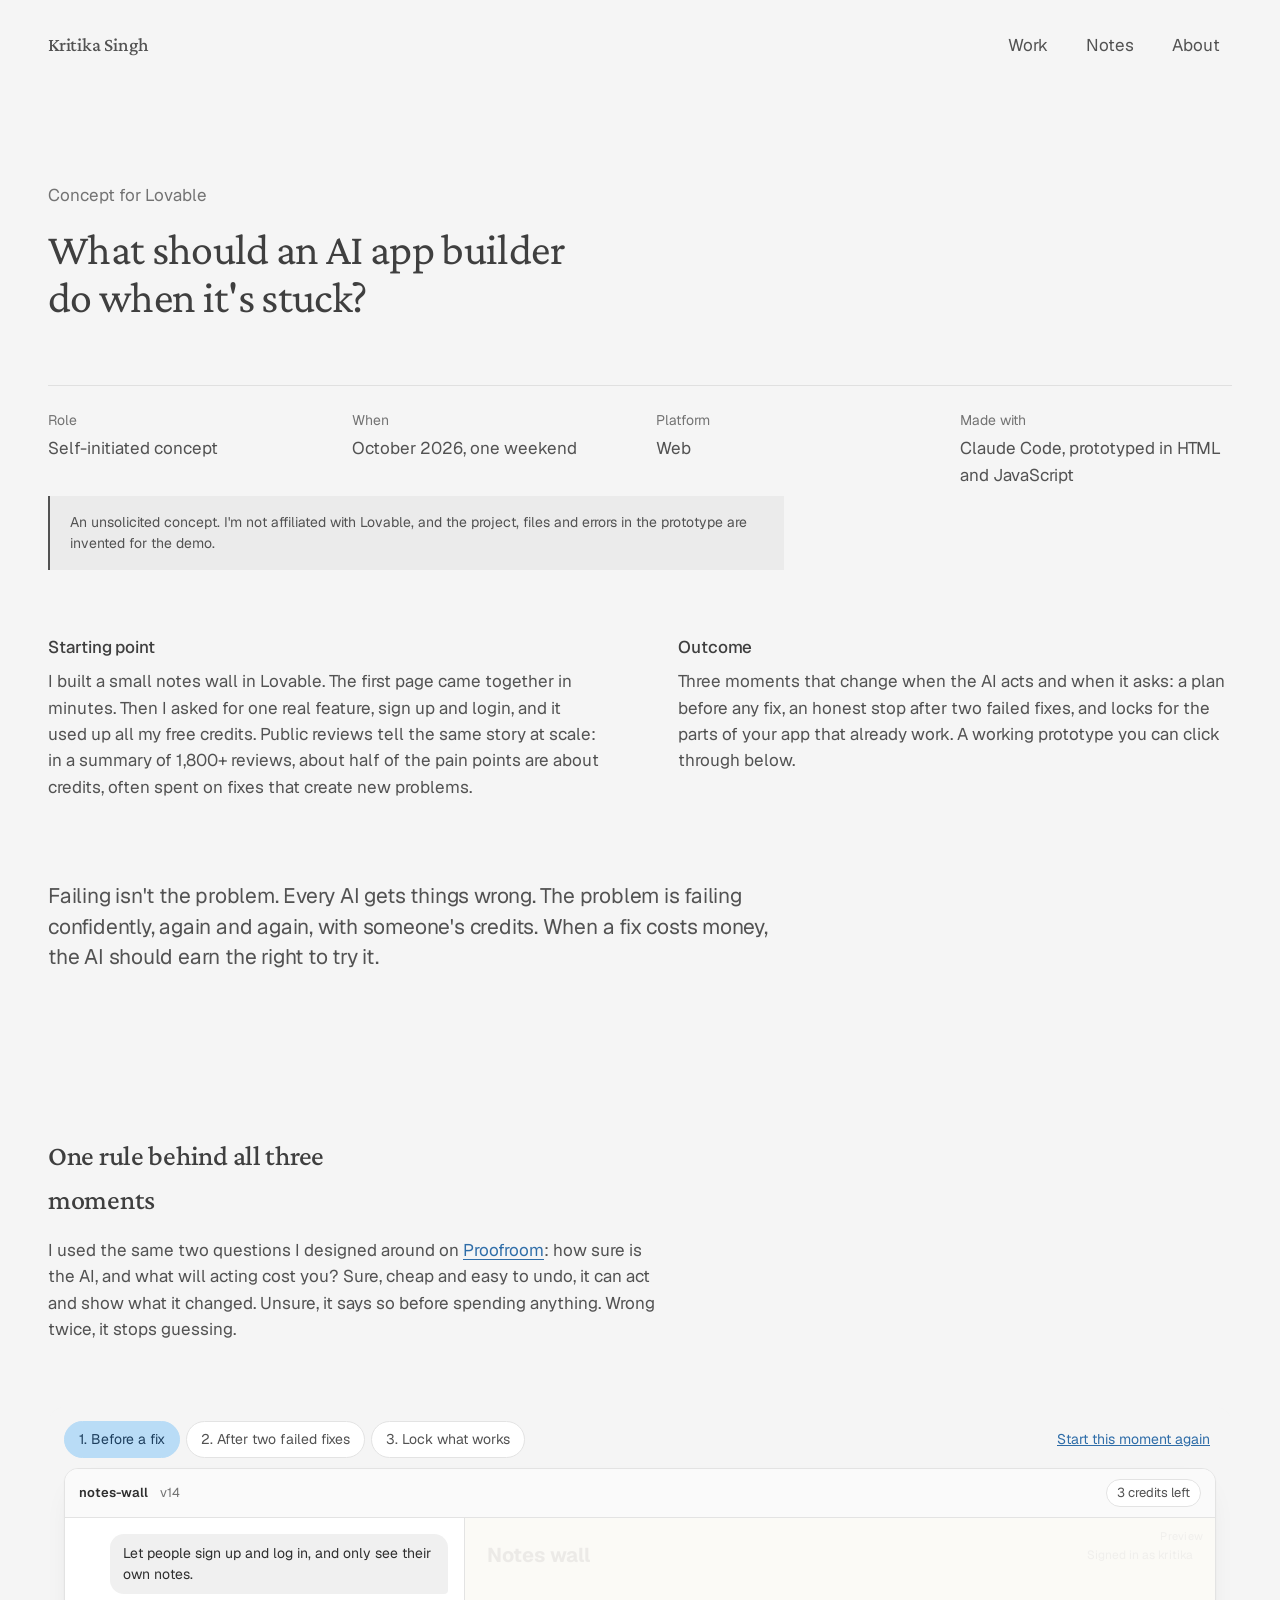
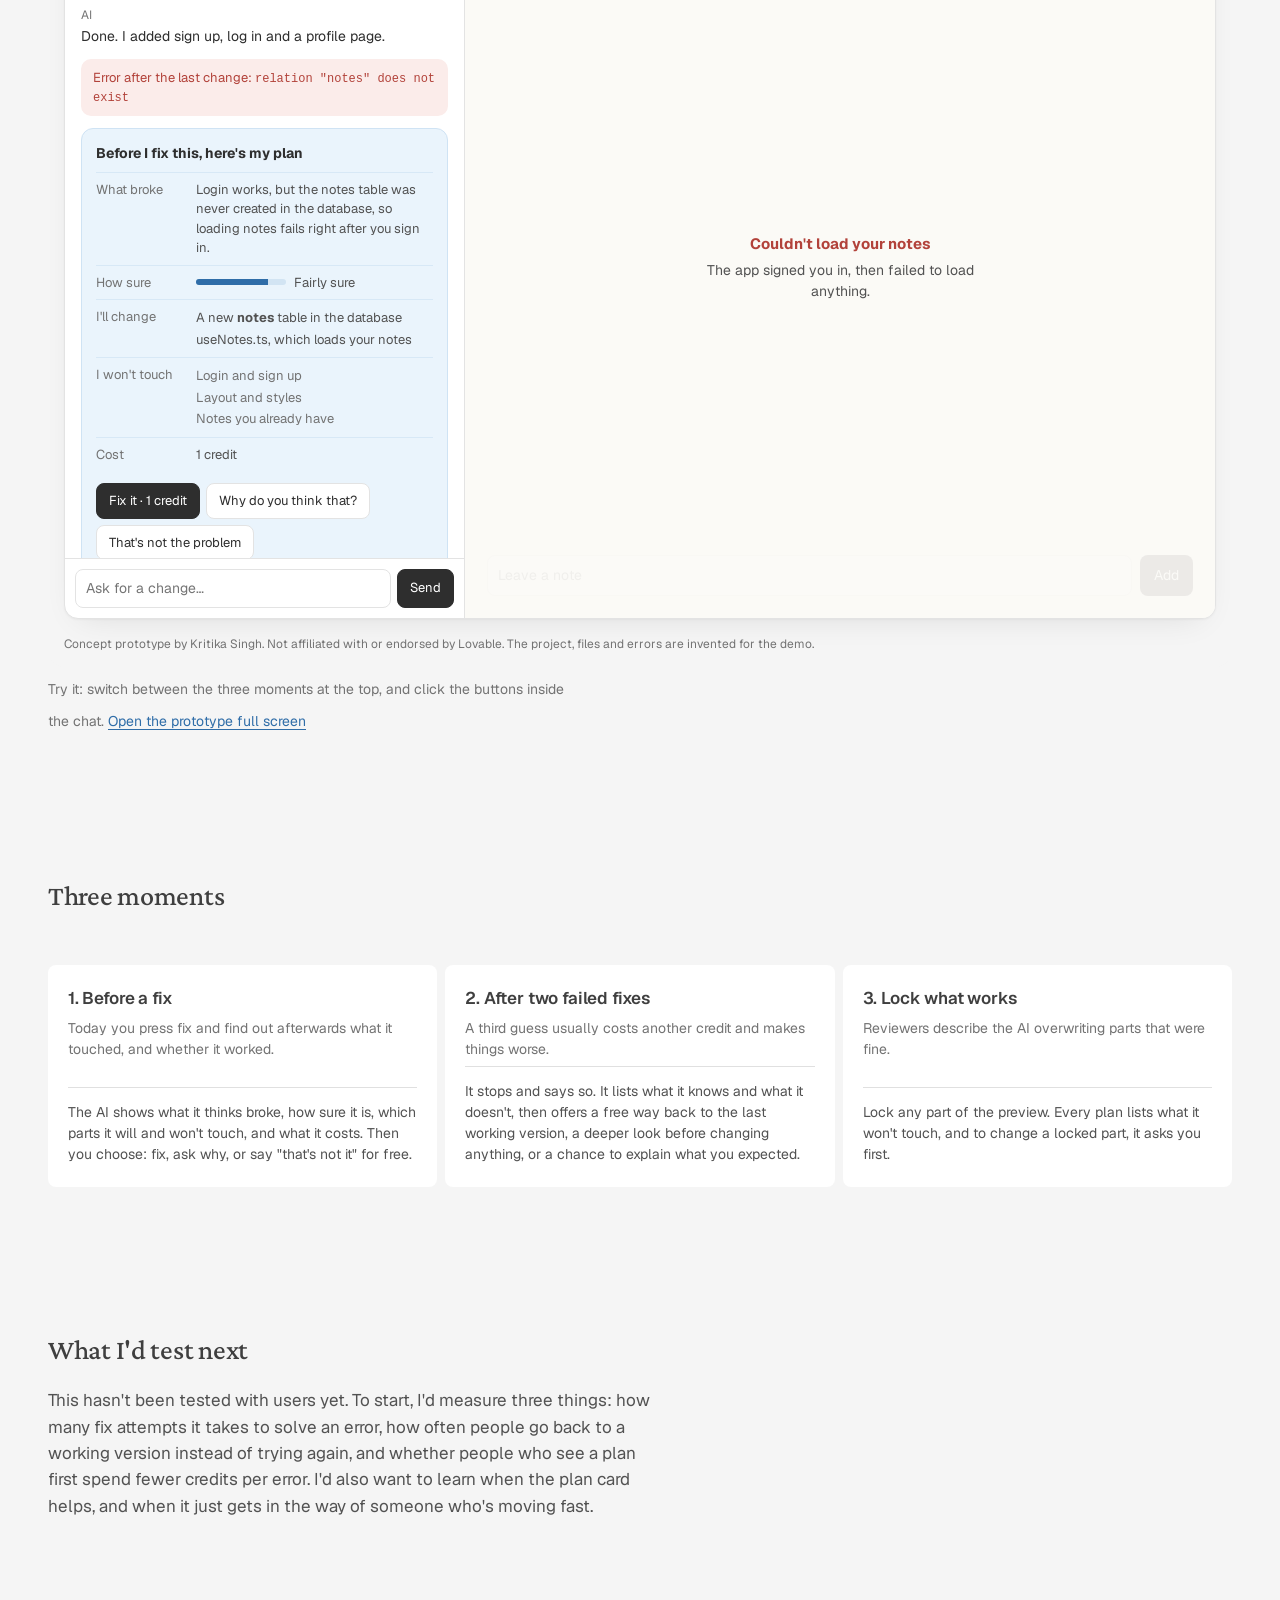
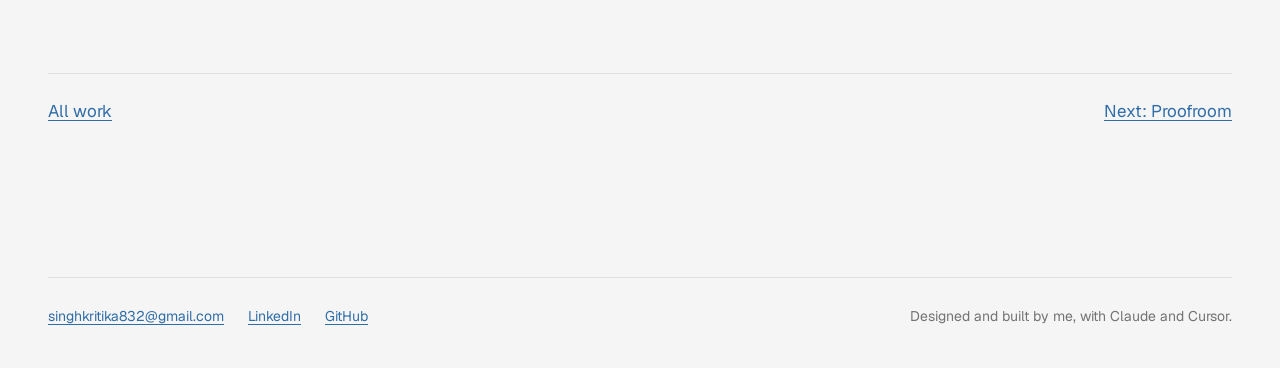
<file: site/stuck.html>
<!doctype html>
<html lang="en">
<head>
  <meta charset="utf-8">
  <meta name="viewport" content="width=device-width, initial-scale=1">
  <title>When the AI is stuck, a concept for AI app builders — Kritika Singh</title>
  <meta name="description" content="A self-initiated concept for Lovable: what an AI app builder should do before a fix, after two failed fixes, and around the parts of your app that already work.">
  <meta property="og:title" content="When the AI is stuck — Kritika Singh">
  <meta property="og:image" content="https://kritikacsingh.com/img/stuck-card.webp">
  <link rel="icon" href="favicon.svg" type="image/svg+xml">
  <link rel="preload" href="fonts/Geist-Variable.woff2" as="font" type="font/woff2" crossorigin>
  <link rel="preload" href="fonts/CrimsonPro-Variable.woff2" as="font" type="font/woff2" crossorigin>
  <link rel="stylesheet" href="styles.css">
  <style>
    .proto { margin: 0; }
    .proto iframe { display: block; width: 100%; height: 860px; border: 0; border-radius: 16px; background: var(--paper); }
    .proto .open { display: inline-block; margin-top: 10px; font-size: var(--step--1); }
    @media (max-width: 760px) { .proto iframe { height: 1650px; } }
  </style>
</head>
<body>
  <div class="wrap">
    <header class="site-head">
      <a class="name" href="/">Kritika Singh</a>
      <nav aria-label="Main">
        <a href="/">Work</a>
        <a href="notes.html">Notes</a>
        <a href="about.html">About</a>
      </nav>
    </header>

    <main>
      <header class="cs-head">
        <p class="project">Concept for Lovable</p>
        <h1>What should an AI app builder do when it's stuck?</h1>
        <dl class="facts">
          <div><dt>Role</dt><dd>Self-initiated concept</dd></div>
          <div><dt>When</dt><dd>October 2026, one weekend</dd></div>
          <div><dt>Platform</dt><dd>Web</dd></div>
          <div><dt>Made with</dt><dd>Claude Code, prototyped in HTML and JavaScript</dd></div>
        </dl>
      </header>

      <aside class="note">
        <p>An unsolicited concept. I'm not affiliated with Lovable, and the project, files and errors in the prototype are invented for the demo.</p>
      </aside>

      <section class="story">
        <div>
          <h2>Starting point</h2>
          <p>I built a small notes wall in Lovable. The first page came together in minutes. Then I asked for one real feature, sign up and login, and it used up all my free credits. Public reviews tell the same story at scale: in a summary of 1,800+ reviews, about half of the pain points are about credits, often spent on fixes that create new problems.</p>
        </div>
        <div>
          <h2>Outcome</h2>
          <p>Three moments that change when the AI acts and when it asks: a plan before any fix, an honest stop after two failed fixes, and locks for the parts of your app that already work. A working prototype you can click through below.</p>
        </div>
      </section>

      <p class="reframe">Failing isn't the problem. Every AI gets things wrong. The problem is failing confidently, again and again, with someone's credits. When a fix costs money, the AI should earn the right to try it.</p>

      <section class="chapter" aria-labelledby="rule">
        <h2 id="rule">One rule behind all three moments</h2>
        <div class="prose">
          <p>I used the same two questions I designed around on <a href="proofroom.html">Proofroom</a>: how sure is the AI, and what will acting cost you? Sure, cheap and easy to undo, it can act and show what it changed. Unsure, it says so before spending anything. Wrong twice, it stops guessing.</p>
        </div>
      </section>

      <figure class="fig proto" style="padding-top:clamp(32px,5vw,48px)">
        <iframe src="stuck-prototype.html" title="Clickable prototype: When the AI is stuck" loading="lazy"></iframe>
        <figcaption>Try it: switch between the three moments at the top, and click the buttons inside the chat. <a class="open" href="stuck-prototype.html" target="_blank" rel="noopener">Open the prototype full screen</a></figcaption>
      </figure>

      <section class="chapter" aria-labelledby="moments">
        <h2 id="moments">Three moments</h2>
        <div class="conditions">
          <div class="cell">
            <h3>1. Before a fix</h3>
            <p class="cost">Today you press fix and find out afterwards what it touched, and whether it worked.</p>
            <p class="answer">The AI shows what it thinks broke, how sure it is, which parts it will and won't touch, and what it costs. Then you choose: fix, ask why, or say "that's not it" for free.</p>
          </div>
          <div class="cell">
            <h3>2. After two failed fixes</h3>
            <p class="cost">A third guess usually costs another credit and makes things worse.</p>
            <p class="answer">It stops and says so. It lists what it knows and what it doesn't, then offers a free way back to the last working version, a deeper look before changing anything, or a chance to explain what you expected.</p>
          </div>
          <div class="cell">
            <h3>3. Lock what works</h3>
            <p class="cost">Reviewers describe the AI overwriting parts that were fine.</p>
            <p class="answer">Lock any part of the preview. Every plan lists what it won't touch, and to change a locked part, it asks you first.</p>
          </div>
        </div>
      </section>

      <section class="chapter" aria-labelledby="next">
        <h2 id="next">What I'd test next</h2>
        <div class="prose">
          <p>This hasn't been tested with users yet. To start, I'd measure three things: how many fix attempts it takes to solve an error, how often people go back to a working version instead of trying again, and whether people who see a plan first spend fewer credits per error. I'd also want to learn when the plan card helps, and when it just gets in the way of someone who's moving fast.</p>
        </div>
      </section>

      <nav class="next" aria-label="More">
        <a href="/">All work</a>
        <a href="proofroom.html">Next: Proofroom</a>
      </nav>
    </main>

    <footer class="site-foot">
      <ul>
        <li><a href="mailto:singhkritika832@gmail.com">singhkritika832@gmail.com</a></li>
        <li><a href="https://www.linkedin.com/in/kritikasinghdesigner">LinkedIn</a></li>
        <li><a href="https://github.com/kritikacsingh-ai">GitHub</a></li>
      </ul>
      <p>Designed and built by me, with Claude and Cursor.</p>
    </footer>
  </div>
  <script src="pen.js" defer></script>
</body>
</html>
</file>
<file: site/styles.css>
/* Kritika Singh — portfolio
   One family (Geist), one accent (cobalt, links and focus only).
   The work carries the colour; the page stays quiet around it. */

@font-face {
  font-family: "Crimson Pro";
  src: url("fonts/CrimsonPro-Variable.woff2") format("woff2");
  font-weight: 200 900; font-style: normal; font-display: swap;
}
@font-face {
  font-family: "Geist";
  src: url("fonts/Geist-Variable.woff2") format("woff2");
  font-weight: 100 900;
  font-style: normal;
  font-display: swap;
}

:root {
  --paper: #F5F5F5;      /* Rachel's background */
  --ink: #525252;        /* body text: mid grey */
  --ink-strong: #3F3F3F; /* headings: soft charcoal, never black */
  --muted: #737373;      /* secondary text, still AA on #F5F5F5 */
  --rule: #E0E0E0;
  --plate: #EBEBEB;
  --serif: "Crimson Pro", "Iowan Old Style", Georgia, serif;
  --baby: #B9DCF6;       /* baby blue: fills, pills, highlights */
  --baby-soft: #E4F1FB;
  --accent: #2F6DA8;     /* deeper blue for link text, readable on paper */

  --measure: 38rem;
  --wide: 76rem;
  --gutter: clamp(16px, 4vw, 48px);

  --step--1: 0.875rem;
  --step-0: 1.0625rem;
  --step-1: 1.3125rem;
  --step-2: 1.75rem;
  --step-3: clamp(2rem, 4.2vw, 2.75rem);
  --step-4: clamp(2.5rem, 7vw, 5rem);
}

*, *::before, *::after { box-sizing: border-box; }
html { -webkit-text-size-adjust: 100%; }
body {
  margin: 0;
  background: var(--paper);
  color: var(--ink);
  font-family: "Geist", "Geist Fallback", system-ui, -apple-system, "Segoe UI", sans-serif;
  font-size: var(--step-0);
  line-height: 1.55;
  font-feature-settings: "ss01";
  -webkit-font-smoothing: antialiased;
}
img { display: block; max-width: 100%; height: auto; }
a { color: var(--accent); text-decoration-thickness: 1px; text-underline-offset: 0.18em; }
a:hover { text-decoration-thickness: 2px; }
:focus-visible { outline: 2px solid var(--accent); outline-offset: 3px; border-radius: 2px; }
p { margin: 0 0 1em; }
h1, h2, h3 { margin: 0; font-weight: 600; letter-spacing: -0.02em; color: var(--ink-strong); }

.wrap { width: min(var(--wide), 100% - 2 * var(--gutter)); margin-inline: auto; }
.prose { max-width: var(--measure); }

/* Header */
.site-head {
  display: flex; justify-content: space-between; align-items: baseline; gap: 1rem;
  padding-block: 28px 0;
}
.site-head .name { color: var(--ink); text-decoration: none; font-weight: 600; }
.site-head nav { display: flex; gap: clamp(14px, 3vw, 32px); }
.site-head nav a { color: var(--ink); text-decoration: none; }
.site-head nav a[aria-current="page"] { text-decoration: underline; text-underline-offset: 0.3em; }
.site-head nav a:hover { color: var(--accent); }

/* Home intro */
.intro { padding-block: clamp(64px, 12vw, 152px) clamp(40px, 6vw, 72px); }
.intro h1 {
  font-size: var(--step-4); line-height: 1.02; letter-spacing: -0.035em; font-weight: 600;
  max-width: 15ch;
}
.intro p { margin-top: 1.75rem; color: var(--muted); font-size: var(--step-1); line-height: 1.45; max-width: 34ch; }

/* Featured project */
.feature { display: flex; flex-direction: column; color: inherit; text-decoration: none; }
.feature .shot { border-radius: 10px; overflow: hidden; background: var(--plate); }
.feature .shot img { transition: transform .6s cubic-bezier(.2,.7,.2,1); }
.feature:hover .shot img { transform: scale(1.012); }
.feature-next { margin-top: clamp(64px, 9vw, 112px); }
@media (max-width: 760px) {
  .feature .shot.phones.three { grid-template-columns: repeat(3, minmax(0, 1fr)); gap: 10px; padding: 20px 14px; }
  .feature .shot.phones img { border-radius: 12px; }
}
.feature .shot.phones img { transition: transform .6s cubic-bezier(.2,.7,.2,1); }
/* Name and summary sit above the picture */
.feature-meta {
  order: -1;
  display: grid; grid-template-columns: 1fr auto; gap: .5rem 2rem; align-items: center;
  padding-block: 0 20px;
}
.feature-meta h2 { font-size: var(--step-2); }
.feature:hover h2 { color: var(--accent); }
.feature-meta .tags { justify-self: end; display: flex; gap: 6px; flex-wrap: wrap; justify-content: flex-end; }
.feature-meta .kind {
  white-space: nowrap;
  padding: 5px 14px; border: 1px solid var(--ink); border-radius: 999px;
  font-size: var(--step--1); line-height: 1.2; color: var(--ink);
}
.feature-meta p { grid-column: 1 / -1; color: var(--muted); margin: 0; }

/* Project list */
.section { padding-block: clamp(72px, 10vw, 128px) 0; }
.section > h2 { font-size: var(--step-1); margin-bottom: 20px; }
.rows { list-style: none; margin: 0; padding: 0; border-top: 1px solid var(--rule); }
.rows li {
  display: grid; grid-template-columns: minmax(9rem, 14rem) 1fr auto; gap: 1rem 2rem;
  padding-block: 20px; border-bottom: 1px solid var(--rule); align-items: baseline;
}
.rows .title { font-weight: 600; }
.rows .desc { color: var(--muted); }
.rows .when { color: var(--muted); font-variant-numeric: tabular-nums; white-space: nowrap; }
@media (max-width: 640px) {
  .rows li { grid-template-columns: 1fr auto; }
  .rows .desc { grid-column: 1 / -1; grid-row: 2; }
}

/* Case study */
.cs-head { padding-block: clamp(56px, 10vw, 120px) 0; }
.cs-head .project { color: var(--muted); margin-bottom: 1rem; }
.cs-head h1 { font-size: var(--step-3); line-height: 1.1; letter-spacing: -0.03em; max-width: 22ch; }
.facts {
  display: grid; grid-template-columns: repeat(4, minmax(0, 1fr)); gap: 1.25rem 2rem;
  margin: clamp(40px, 6vw, 64px) 0 0; padding: 24px 0 0; border-top: 1px solid var(--rule);
}
.facts div { min-width: 0; }
.facts dt { color: var(--muted); font-size: var(--step--1); }
.facts dd { margin: .2rem 0 0; }
@media (max-width: 760px) { .facts { grid-template-columns: repeat(2, minmax(0, 1fr)); } }

.story {
  display: grid; grid-template-columns: repeat(2, minmax(0, 1fr)); gap: 2rem clamp(32px, 6vw, 96px);
  padding-block: clamp(40px, 6vw, 64px) 0;
}
.story h2 { font-size: var(--step-0); margin-bottom: .5rem; }
.story p { color: var(--ink); }
@media (max-width: 760px) { .story { grid-template-columns: 1fr; } }

.note {
  margin-top: 8px; padding: 16px 20px; border-left: 2px solid var(--ink);
  background: var(--plate); color: var(--ink); max-width: 46rem; font-size: var(--step--1); line-height: 1.5;
}
.note p { margin: 0; }

figure { margin: 0; }
.plate { border-radius: 10px; overflow: hidden; background: var(--plate); }
.fig { padding-block: clamp(48px, 7vw, 88px) 0; }
figcaption { color: var(--muted); font-size: var(--step--1); margin-top: 12px; max-width: 60ch; }

.chapter { padding-block: clamp(80px, 11vw, 144px) 0; }
.chapter > h2 { font-size: var(--step-2); max-width: 24ch; }
.chapter > .prose { margin-top: 1rem; }

/* Behaviour grid: confidence × who it affects */
.behaviour { margin-top: clamp(32px, 5vw, 48px); }
.matrix {
  display: grid; grid-template-columns: auto 1fr 1fr; grid-template-rows: auto 1fr 1fr;
  gap: 8px; max-width: 56rem;
}
.matrix .axis { color: var(--muted); font-size: var(--step--1); }
.matrix .axis-x { align-self: end; padding: 0 4px 4px; }
.matrix .axis-y {
  writing-mode: vertical-rl; transform: rotate(180deg); text-align: center; padding: 4px;
}
.cell {
  background: #fff; border-radius: 8px; padding: 20px 20px 22px; min-height: 9.5rem;
  display: flex; flex-direction: column; gap: .4rem;
}
.cell h3 { font-size: var(--step-0); font-weight: 600; letter-spacing: -0.01em; }
.cell p { margin: 0; color: var(--muted); font-size: var(--step--1); line-height: 1.5; }
.cell .eg { margin-top: auto; padding-top: .6rem; color: var(--ink); font-size: var(--step--1); }
/* The "asks you" cell borrows Proofroom's own uncertain treatment: dashed teal */
.cell.ask { background: #F2F8F6; outline: 1.5px dashed #2F8F7E; outline-offset: -1.5px; }
@media (max-width: 640px) {
  .matrix { grid-template-columns: 1fr; grid-template-rows: none; }
  .matrix .axis-x, .matrix .axis-y, .matrix .corner { display: none; }
  .cell[data-q]::before {
    content: attr(data-q); color: var(--muted); font-size: var(--step--1);
  }
}

/* Hazedawn: site conditions and the design answer to each */
.conditions {
  display: grid; grid-template-columns: repeat(3, minmax(0, 1fr)); gap: 8px;
  margin-top: clamp(32px, 5vw, 48px);
}
.conditions .cell { min-height: 0; }
.conditions .cost { color: var(--muted); font-size: var(--step--1); line-height: 1.5; margin: 0; }
.conditions .answer {
  margin-top: auto; padding-top: 14px; border-top: 1px solid var(--rule);
  font-size: var(--step--1); line-height: 1.5; color: var(--ink);
}
@media (max-width: 760px) { .conditions { grid-template-columns: 1fr; } }

.reframe {
  margin-top: clamp(40px, 6vw, 64px); max-width: 46rem;
  font-size: var(--step-1); line-height: 1.45; letter-spacing: -0.01em;
}
.reframe s { color: var(--muted); text-decoration-thickness: 1px; }

.stats {
  display: grid; grid-template-columns: repeat(4, minmax(0, 1fr)); gap: 1.5rem 2rem;
  margin: clamp(32px, 5vw, 48px) 0 0; padding-top: 24px; border-top: 1px solid var(--rule);
}
.stats div { min-width: 0; }
.stats dt { font-size: var(--step-2); font-weight: 600; letter-spacing: -0.02em; line-height: 1.1; }
.stats dd { margin: .4rem 0 0; color: var(--muted); font-size: var(--step--1); line-height: 1.45; }
@media (max-width: 760px) { .stats { grid-template-columns: repeat(2, minmax(0, 1fr)); } }

.phones.three { grid-template-columns: repeat(3, minmax(0, 17rem)); }
.phones figure figcaption { text-align: left; }
@media (max-width: 760px) { .phones.three { grid-template-columns: minmax(0, 18rem); } }

/* ICICI: login paths before and after */
.paths { display: grid; grid-template-columns: repeat(2, minmax(0, 1fr)); gap: 8px; margin-top: clamp(32px, 5vw, 48px); }
.paths .cell { min-height: 0; gap: .75rem; }
.paths .label { color: var(--muted); font-size: var(--step--1); }
.route { list-style: none; margin: 0; padding: 0; display: grid; gap: 6px; }
.route li {
  display: flex; align-items: baseline; gap: .6rem; padding: 10px 12px; border-radius: 6px;
  background: var(--paper); font-size: var(--step--1); line-height: 1.4;
}
.route li::before { content: "↓"; color: var(--muted); flex: none; }
.route li:first-child::before { content: "→"; }
.route li.dead { background: #F6E9E6; color: #8A2A1B; }
.route li.dead::before { content: "✕"; color: #8A2A1B; }
.route li.ok { background: #E7F1EC; color: #1F5B43; }
.route li.ok::before { content: "✓"; color: #1F5B43; }
@media (max-width: 760px) { .paths { grid-template-columns: 1fr; } }

.strip { display: grid; grid-template-columns: repeat(3, minmax(0, 1fr)); gap: 12px; }
.strip figure .plate { background: #171614; }
.strip figcaption { margin-top: 10px; }
.step { color: var(--ink); font-weight: 600; margin-right: .35em; }
@media (max-width: 760px) { .strip { grid-template-columns: 1fr; max-width: 26rem; } }

.pair { display: grid; grid-template-columns: repeat(2, minmax(0, 1fr)); gap: clamp(16px, 4vw, 48px); }
.pair .plate { background: #171614; }
.phones {
  display: grid; grid-template-columns: repeat(2, minmax(0, 20rem)); gap: clamp(16px, 4vw, 56px);
  justify-content: center; background: var(--plate); border-radius: 10px;
  padding: clamp(24px, 6vw, 72px) clamp(16px, 4vw, 56px);
}
.phones img { border-radius: 28px; box-shadow: 0 0 0 1px rgba(0,0,0,.08); }
@media (max-width: 760px) { .pair { grid-template-columns: 1fr; } }

.detail { display: grid; gap: 12px; }
.detail .plate { background: #171614; }

/* Next / footer */
.next {
  margin-top: clamp(96px, 12vw, 160px); padding-top: 24px; border-top: 1px solid var(--rule);
  display: flex; justify-content: space-between; gap: 1rem; flex-wrap: wrap;
}
.site-foot {
  margin-top: clamp(96px, 12vw, 160px); padding-block: 28px 40px; border-top: 1px solid var(--rule);
  display: flex; justify-content: space-between; gap: 1rem 2rem; flex-wrap: wrap; color: var(--muted);
  font-size: var(--step--1);
}
.site-foot ul { list-style: none; margin: 0; padding: 0; display: flex; gap: 1.5rem; flex-wrap: wrap; }
.site-foot p { margin: 0; }

/* About */
.about { display: grid; grid-template-columns: minmax(0, 1fr) minmax(0, 20rem); gap: 3rem clamp(32px, 8vw, 120px); padding-block: clamp(56px, 10vw, 120px) 0; }
.about h1 { font-size: var(--step-3); line-height: 1.1; letter-spacing: -0.03em; margin-bottom: 1.5rem; max-width: 20ch; }
.about .lede { font-size: var(--step-1); line-height: 1.45; }
.cv { list-style: none; margin: 0; padding: 0; }
.cv li { padding-block: 12px; border-bottom: 1px solid var(--rule); }
.cv li:first-child { border-top: 1px solid var(--rule); }
.cv .org { font-weight: 600; display: block; }
.cv .role { color: var(--muted); font-size: var(--step--1); }
.aside h2 { font-size: var(--step-0); margin-bottom: .75rem; }
.aside + .aside { margin-top: 2.5rem; }
@media (max-width: 820px) { .about { grid-template-columns: 1fr; } }

@media (prefers-reduced-motion: reduce) {
  * { transition: none !important; }
}

/* Small archival screenshots: show near their real size so they stay sharp */
.fig.before .plate { max-width: 680px; background: #fff; }

@media (max-width: 640px) {
  .feature-meta { grid-template-columns: 1fr; }
  .feature-meta .tags { justify-self: start; justify-content: flex-start; }
}

/* ---------- Homepage: one colour world per project ---------- */
html, body { overflow-x: clip; }
.slab {
  --slab-bg: var(--paper); --slab-ink: var(--ink); --slab-muted: var(--muted); --slab-line: var(--ink);
  width: 100vw; margin-left: calc(50% - 50vw); margin-top: 0;
  padding: clamp(56px, 8vw, 112px) max(var(--gutter), calc((100vw - var(--wide)) / 2)) clamp(56px, 8vw, 104px);
  background: var(--slab-bg); color: var(--slab-ink);
}
.slab + .slab { margin-top: 0; }
.slab .feature-meta { padding-bottom: clamp(24px, 3vw, 36px); }
.slab .feature-meta h2 { font-size: var(--step-3); letter-spacing: -0.03em; line-height: 1.05; }
.slab .feature-meta p { color: var(--slab-muted); font-size: var(--step-1); line-height: 1.45; }
.slab .feature-meta .kind { border-color: var(--slab-line); color: var(--slab-ink); }
.slab:hover h2 { color: var(--slab-ink); text-decoration: underline; text-decoration-thickness: 2px; text-underline-offset: .12em; }
.slab .shot { background: transparent; border-radius: 0; overflow: visible; }
.slab .shot img { transition: transform .6s cubic-bezier(.2,.7,.2,1); }
.slab:hover .shot img { transform: translateY(-6px); }
.slab:focus-visible { outline-offset: -6px; }

.slab-proofroom { --slab-bg: #141312; --slab-ink: #F1EFEA; --slab-muted: #B9B4AA; --slab-line: #5BD6BE; }
.slab-proofroom .shot img { border-radius: 10px; box-shadow: 0 0 0 1px rgba(255,255,255,.08), 0 30px 80px rgba(0,0,0,.5); }

.slab-hazedawn { --slab-bg: #FF6A13; --slab-ink: #17181A; --slab-muted: #2B1A0F; --slab-line: #17181A; }
.slab-hazedawn .shot.phones { padding: 0; }
.slab-hazedawn .shot.phones img { border-radius: 28px; box-shadow: 0 0 0 3px #17181A, 0 24px 60px rgba(60,20,0,.28); }

.slab-icici { --slab-bg: #FBEADA; --slab-ink: #3A1E0B; --slab-muted: #6E4A31; --slab-line: #3A1E0B; }

.slab + .section { margin-top: 0; }

@media (max-width: 760px) {
  .slab-hazedawn .shot.phones img { border-radius: 14px; box-shadow: 0 0 0 2px #17181A; }
}
@media (prefers-reduced-motion: reduce) { .slab:hover .shot img { transform: none; } }

@media (max-width: 760px) { .slab .feature-meta p { font-size: var(--step-0); } }

/* Hero index: one swatch per project, matching the slabs below */
.index { list-style: none; margin: clamp(32px, 5vw, 48px) 0 0; padding: 0; display: flex; flex-wrap: wrap; gap: 10px; }
.index a {
  display: inline-flex; align-items: center; gap: .55rem; padding: 8px 16px 8px 10px;
  border: 1px solid var(--ink); border-radius: 999px; color: var(--ink); text-decoration: none;
  font-size: var(--step--1);
}
.index a:hover { background: var(--ink); color: var(--paper); }
.index i { width: 14px; height: 14px; border-radius: 50%; flex: none; box-shadow: inset 0 0 0 1px rgba(0,0,0,.15); }

/* ---------- Hero: a calm sentence plus currently / previously ---------- */
.intro h1.hero-line {
  max-width: 24ch; font-size: clamp(1.9rem, 4.2vw, 3.1rem); line-height: 1.18; letter-spacing: -0.025em;
  font-weight: 500; color: var(--ink-strong);
}
.intro h1.hero-line .hl { background: linear-gradient(transparent 58%, var(--baby) 58%, var(--baby) 92%, transparent 92%); padding: 0 .06em; }
.now-then { display: grid; grid-template-columns: auto 1fr; gap: .35rem 1.25rem; margin: clamp(24px, 4vw, 36px) auto 0; text-align: left; font-size: var(--step-0); max-width: 34rem; }
.now-then dt { color: var(--muted); }
.now-then dd { margin: 0; color: var(--ink); }

/* Centered hero with portrait */
.intro-centered { display: flex; flex-direction: column; align-items: center; text-align: center; padding-top: clamp(48px, 8vw, 96px); }
.intro-centered .portrait {
  width: clamp(120px, 16vw, 184px); height: auto; aspect-ratio: 1; border-radius: 50%; object-fit: cover;
  margin-bottom: clamp(24px, 4vw, 40px); box-shadow: 0 0 0 6px var(--paper), 0 0 0 7px var(--rule);
}
.intro-centered h1.hero-line { margin-inline: auto; }
.intro-centered p { margin-inline: auto; }
.intro-centered .index { justify-content: center; }


/* Cursor: a small circle of my photo (mouse and trackpad only) */
@media (hover: hover) and (pointer: fine) {
  html, body {
    cursor: url("img/cursor-40.png") 20 20, auto;
    cursor: -webkit-image-set(url("img/cursor-40.png") 1x, url("img/cursor-80.png") 2x) 20 20, auto;
    cursor: image-set(url("img/cursor-40.png") 1x, url("img/cursor-80.png") 2x) 20 20, auto;
  }
  a, button, [role="button"] {
    cursor: url("img/cursor-link-40.png") 20 20, pointer;
    cursor: -webkit-image-set(url("img/cursor-link-40.png") 1x, url("img/cursor-link-80.png") 2x) 20 20, pointer;
    cursor: image-set(url("img/cursor-link-40.png") 1x, url("img/cursor-link-80.png") 2x) 20 20, pointer;
  }
}

/* Wordmark: Kritika, with the final "a" turned into AI */
.site-head .name { letter-spacing: -0.01em; }
.name-ai {
  display: inline-block; margin-left: 1px; padding: 0 .28em; border-radius: .3em;
  background: var(--baby); color: #1E3F5E; font-size: .82em; line-height: 1.35; vertical-align: .08em;
}
.slab .feature-meta h2 { color: var(--slab-ink); }
.index a:hover { background: var(--baby); border-color: var(--baby); color: #1E3F5E; }
.intro h1.hero-line { text-wrap: balance; max-width: 26ch; }
.now-then { max-width: 42rem; }

.built-head { font-size: var(--step-2); }
.built-sub { color: var(--muted); margin: .4rem 0 20px; }
.intro h1.hero-line + .index { margin-top: clamp(28px, 4vw, 40px); }

/* Typography: serif display (Crimson Pro), Geist for everything else */
h1, h2, h3, .site-head .name { font-family: var(--serif); font-weight: 500; letter-spacing: -0.01em; }
.intro h1.hero-line { font-family: var(--serif); font-weight: 400; letter-spacing: -0.015em; font-size: clamp(2.2rem, 5vw, 3.6rem); line-height: 1.12; }
.cs-head h1, .about h1 { font-weight: 400; letter-spacing: -0.015em; }
.slab .feature-meta h2 { font-weight: 400; letter-spacing: -0.015em; }
.site-head .name { font-size: 1.2rem; }
.rows .title, .cell h3, .story h2, .aside h2, .facts dt { font-family: "Geist", system-ui, sans-serif; }

/* Hero: photo on the left, sentence beside it, left aligned */
.intro-side {
  display: grid; grid-template-columns: auto minmax(0, 1fr); gap: clamp(20px, 3.5vw, 48px);
  align-items: center; text-align: left; padding-top: clamp(56px, 9vw, 120px);
}
.intro-side .portrait {
  width: clamp(112px, 13vw, 168px); height: auto; aspect-ratio: 1; border-radius: 50%; object-fit: cover;
  box-shadow: 0 0 0 6px var(--paper), 0 0 0 7px var(--rule);
}
.intro-side h1.hero-line { margin: 0; max-width: 22ch; }
.intro-side .index { justify-content: flex-start; margin-top: clamp(20px, 3vw, 32px); }
@media (max-width: 640px) {
  .intro-side { grid-template-columns: 1fr; gap: 20px; }
  .intro-side .portrait { width: 96px; }
}
/* align: photo top = headline top, photo left edge (ring included) = page margin */
.intro-side { align-items: start; }
.intro-side .portrait { margin: 7px 0 0 7px; width: clamp(104px, 11vw, 150px); }
.intro-side h1.hero-line { max-width: 20ch; }
/* hero text fills the width beside the photo */
.intro-side h1.hero-line { max-width: none; font-size: clamp(2.2rem, 5.6vw, 4.9rem); line-height: 1.08; text-wrap: balance; }

/* ---------- Softer project containers: rounded, inset, gentle gradients ---------- */
.slab {
  width: auto; margin: clamp(16px, 2.5vw, 28px) 0 0; border-radius: clamp(20px, 2.4vw, 32px);
  padding: clamp(36px, 6vw, 88px) clamp(20px, 5vw, 80px) clamp(40px, 6vw, 80px);
}
.slab:first-of-type { margin-top: 0; }
.slab .feature-meta .kind { background: rgba(255,255,255,.55); border-color: rgba(63,63,63,.22); color: var(--ink-strong); }

.slab-proofroom {
  --slab-ink: #2F3A38; --slab-muted: #5C6B68; --slab-line: #2F3A38;
  background:
    radial-gradient(120% 90% at 0% 0%, #D6EEE7 0%, rgba(214,238,231,0) 60%),
    radial-gradient(90% 80% at 100% 100%, #DCE6F3 0%, rgba(220,230,243,0) 60%),
    #EEF3F1;
}
.slab-proofroom .shot img { box-shadow: 0 1px 0 rgba(255,255,255,.6) inset, 0 24px 60px rgba(40,70,64,.18); }

.slab-hazedawn {
  --slab-ink: #4A3426; --slab-muted: #7A5E4C; --slab-line: #4A3426;
  background:
    radial-gradient(110% 90% at 100% 0%, #FFD9BF 0%, rgba(255,217,191,0) 60%),
    radial-gradient(90% 80% at 0% 100%, #FFE9D6 0%, rgba(255,233,214,0) 60%),
    #FFF4EC;
}
.slab-hazedawn .shot.phones img { border-radius: 28px; box-shadow: 0 0 0 1px rgba(74,52,38,.12), 0 20px 50px rgba(120,60,20,.14); }

.slab-icici {
  --slab-ink: #3F3A4A; --slab-muted: #6C6578; --slab-line: #3F3A4A;
  background:
    radial-gradient(110% 90% at 0% 0%, #FBE6D4 0%, rgba(251,230,212,0) 60%),
    radial-gradient(90% 80% at 100% 100%, #DCEBFA 0%, rgba(220,235,250,0) 60%),
    #F7F3F1;
}
@media (max-width: 760px) {
  .slab-hazedawn .shot.phones img { border-radius: 14px; box-shadow: 0 0 0 1px rgba(74,52,38,.14); }
}
.slab + .slab { margin-top: clamp(16px, 2.5vw, 28px); }

/* ---------- Notes: a wall of sticky notes ---------- */
.sr { position: absolute; width: 1px; height: 1px; overflow: hidden; clip: rect(0 0 0 0); white-space: nowrap; }
.hp { display: none; }
.notes-head { padding-block: clamp(56px, 9vw, 112px) clamp(28px, 4vw, 44px); max-width: 40rem; }
.notes-head h1 { font-family: var(--serif); font-weight: 400; font-size: clamp(2.4rem, 5.6vw, 4.2rem); line-height: 1.05; letter-spacing: -0.015em; }
.notes-head p { color: var(--muted); font-size: var(--step-1); line-height: 1.45; margin-top: 1rem; }

.wall { display: grid; grid-template-columns: repeat(auto-fill, minmax(230px, 1fr)); gap: clamp(18px, 2.4vw, 28px); align-items: start; }
.sticky {
  --c: #DCEBFA; margin: 0; padding: 22px 22px 18px; min-height: 220px; border-radius: 4px 4px 14px 4px;
  background: var(--c); color: var(--ink-strong); position: relative;
  box-shadow: 0 1px 1px rgba(0,0,0,.04), 0 10px 24px -12px rgba(60,60,60,.35);
  transform: rotate(var(--tilt, -1.2deg)); transition: transform .25s ease, box-shadow .25s ease;
  display: flex; flex-direction: column; gap: 12px;
}
.sticky::before { /* a strip of tape */
  content: ""; position: absolute; top: -10px; left: 50%; width: 72px; height: 22px; transform: translateX(-50%) rotate(-3deg);
  background: rgba(255,255,255,.55); border: 1px solid rgba(0,0,0,.05); border-radius: 2px;
}
.sticky:nth-child(3n)   { --tilt: 1.4deg; }
.sticky:nth-child(3n+1) { --tilt: -0.8deg; }
.sticky:nth-child(4n)   { --tilt: 2deg; }
figure.sticky:hover { transform: rotate(0) translateY(-3px); box-shadow: 0 14px 30px -12px rgba(60,60,60,.45); }
.sticky[data-colour="blue"]  { --c: #DCEBFA; }
.sticky[data-colour="peach"] { --c: #FFE3D1; }
.sticky[data-colour="mint"]  { --c: #DDF1EA; }
.sticky[data-colour="cream"] { --c: #FBF1DC; }
.sticky blockquote { margin: 0; font-family: var(--serif); font-size: 1.35rem; line-height: 1.3; flex: 1; }
.sticky figcaption { color: var(--muted); font-size: var(--step--1); }

.composer { --tilt: 0deg; outline: 1.5px dashed rgba(63,63,63,.35); outline-offset: -8px; }
.composer textarea, .composer input:not([type="radio"]) {
  font: inherit; color: var(--ink-strong); background: transparent; border: 0; resize: none; width: 100%;
}
.composer textarea { font-family: var(--serif); font-size: 1.35rem; line-height: 1.3; min-height: 6.5em; }
.composer textarea:focus, .composer input:focus { outline: none; }
.composer:focus-within { outline-color: var(--accent); }
.composer ::placeholder { color: rgba(63,63,63,.5); }
.composer-row { display: flex; align-items: center; gap: 8px; border-top: 1px solid rgba(63,63,63,.15); padding-top: 10px; }
.composer-row input { font-size: var(--step--1); }
.count { color: var(--muted); font-size: 12px; font-variant-numeric: tabular-nums; }
.colours { border: 0; margin: 0; padding: 0; display: flex; gap: 8px; }
.colours input { position: absolute; opacity: 0; }
.colours .sw { display: block; width: 22px; height: 22px; border-radius: 50%; border: 1.5px solid rgba(63,63,63,.25); cursor: inherit; }
.colours input:checked + .sw { border-color: var(--ink-strong); box-shadow: 0 0 0 2px var(--c); }
.colours input:focus-visible + .sw { outline: 2px solid var(--accent); outline-offset: 2px; }
.sw-blue { background: #DCEBFA; } .sw-peach { background: #FFE3D1; } .sw-mint { background: #DDF1EA; } .sw-cream { background: #FBF1DC; }
.composer button {
  align-self: flex-start; font: inherit; font-size: var(--step--1); padding: 9px 18px; border-radius: 999px;
  border: 0; background: var(--ink-strong); color: #fff;
}
.composer button:disabled { opacity: .5; }
.note-status { margin: 0; font-size: var(--step--1); color: var(--ink); }
.note-status:empty { display: none; }
@media (prefers-reduced-motion: reduce) { .sticky { transition: none; } }
.intro-side { padding-top: clamp(96px, 14vw, 200px); padding-bottom: clamp(64px, 8vw, 112px); }

/* Current page in the menu: a baby blue pill */
.site-head nav { align-items: center; }
.site-head nav a { padding: 4px 12px; border-radius: 999px; }
.site-head nav a[aria-current="page"] { background: var(--baby); color: #1E3F5E; text-decoration: none; }
.site-head nav a[aria-current="page"]:hover { color: #1E3F5E; }
.site-head nav { gap: clamp(4px, 1.2vw, 14px); }
.site-head .name { margin-right: auto; }
@media (max-width: 420px) { .site-head nav a { padding: 4px 8px; } }

/* Hero sub-line */
.intro-side .hero-sub { margin: clamp(20px, 3vw, 32px) 0 0; max-width: 46ch; font-size: clamp(1.1rem, 1.6vw, 1.35rem); line-height: 1.5; color: var(--muted); }

/* Concept card: lilac to baby blue */
.slab-stuck {
  --slab-ink: #3A3A52; --slab-muted: #63637A; --slab-line: #3A3A52;
  background:
    radial-gradient(120% 90% at 100% 0%, #E6E1F5 0%, rgba(230,225,245,0) 60%),
    radial-gradient(90% 80% at 0% 100%, #DCEBFA 0%, rgba(220,235,250,0) 60%),
    #F3F2F8;
}
.slab-stuck .shot { background: none; }
.slab-stuck .shot img { border-radius: 12px; box-shadow: 0 0 0 1px rgba(58,58,82,.08), 0 24px 60px rgba(58,58,110,.16); }
</file>
